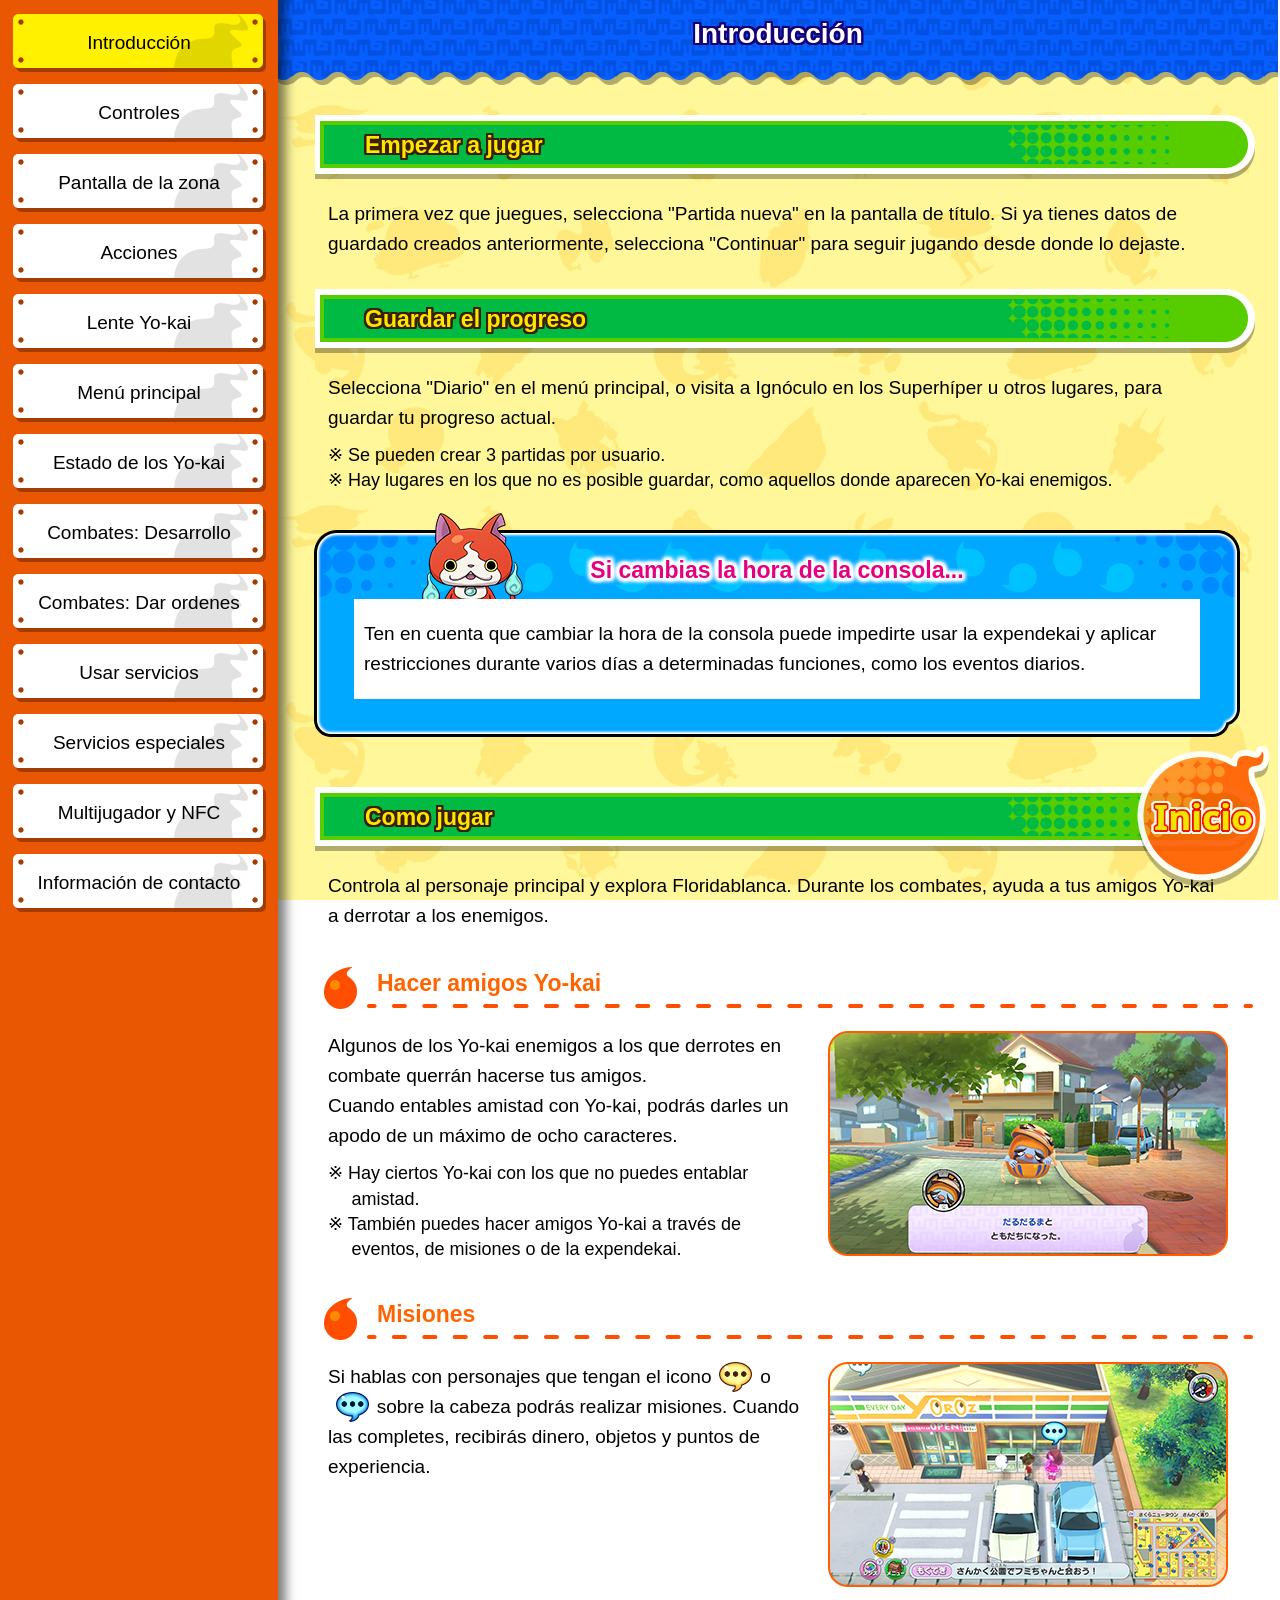
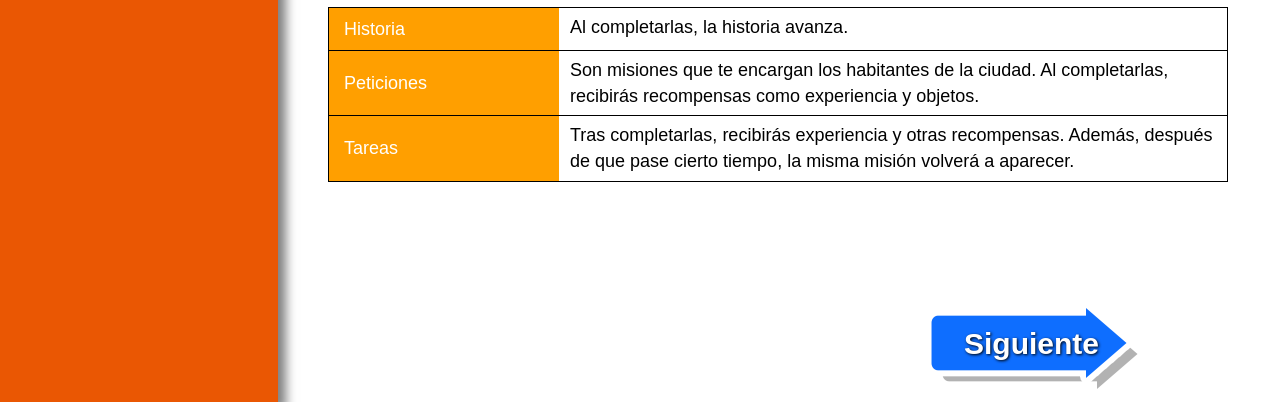
<file: index.html>
<!DOCTYPE html>
<html lang="es">

<head>
    <meta charset="UTF-8" />
    <meta http-equiv="Content-Script-Type" content="text/javascript">
    <meta name="robots" content="noindex,nofollow">
    <meta name="viewport" content="width=1280,user-scalable=no">
    <meta name="description" content="" />
    <meta name="keywords" content="" />
    <title>Manual Yo-kai Watch 1 para Nintendo Switch</title>
    <link rel="stylesheet" href="common/css/q-reset.css">
    <link rel="stylesheet" href="common/css/new_style.css">
    <link rel="icon" href="common/img/favicon.ico">
    <script src="common/js/jquery-2.2.4.min.js"></script>
    <script src="common/js/run.js"></script>
</head>

<body>
    <main id="main">
        <nav id="nav">
            <ul>
                <li class="index"><a href="index.html">Introducción</a></li>
                <li class="page02"><a href="page02.html">Controles</a></li>
                <li class="page03"><a href="page03.html">Pantalla de la zona</a></li>
                <li class="page04"><a href="page04.html">Acciones</a></li>
                <li class="page05"><a href="page05.html">Lente Yo-kai</a></li>
                <li class="page06"><a href="page06.html">Menú principal</a></li>
                <li class="page07"><a href="page07.html">Estado de los Yo-kai</a></li>
                <li class="page08"><a href="page08.html">Combates: Desarrollo</a></li>
                <li class="page09"><a href="page09.html">Combates: Dar ordenes</a></li>
                <li class="page10"><a href="page10.html">Usar servicios</a></li>
                <li class="page11"><a href="page11.html">Servicios especiales</a></li>
                <li class="page12"><a href="page12.html">Multijugador y NFC</a></li>
                <li class="page13"><a href="page13.html">Información de contacto</a></li>
            </ul>
        </nav>
        <article id="article" data-page="index">
            <div class="wrap">
                <header id="header">
                    <h1>Introducción</h1>
                </header>
                <div id="inner">
                    <section class="sec">
                        <h2>Empezar a jugar</h2>
                        <p class="txt">La primera vez que juegues, selecciona "Partida nueva" en la pantalla de título. Si ya tienes datos de guardado creados anteriormente, selecciona "Continuar" para seguir jugando desde donde lo dejaste.</p>
                    </section>
                    <section class="sec">
                        <h2>Guardar el progreso</h2>
                        <p class="txt mb10">Selecciona "Diario" en el menú principal, o visita a Ignóculo en los Superhíper u otros lugares, para guardar tu progreso actual.</p>
                        <ul>
                            <li class="notice">※ Se pueden crear 3 partidas por usuario.</li>
                            <li class="notice">※ Hay lugares en los que no es posible guardar, como aquellos donde aparecen Yo-kai enemigos.</li>
                        </ul>
                        <div class="notice__wrap">
                            <p class="column_ttl">Si cambias la hora de la consola...</p>
                            <p class="txt">Ten en cuenta que cambiar la hora de la consola puede impedirte usar la expendekai y aplicar restricciones durante varios días a determinadas funciones, como los eventos diarios.</p>
                        </div>
                    </section>
                    <section class="sec">
                        <h2>Como jugar</h2>
                        <p class="txt">Controla al personaje principal y explora Floridablanca. Durante los combates, ayuda a tus amigos Yo-kai a derrotar a los enemigos.</p>
                        <h3>Hacer amigos Yo-kai</h3>
                        <div class="flxBox">
                            <div>
                                <p class="txt mb10">Algunos de los Yo-kai enemigos a los que derrotes en combate querrán hacerse tus amigos.<br>Cuando entables amistad con Yo-kai, podrás darles un apodo de un máximo de ocho caracteres.</p>
                                <ul>
                                    <li class="notice">※ Hay ciertos Yo-kai con los que no puedes entablar amistad.</li>
                                    <li class="notice">※ También puedes hacer amigos Yo-kai a través de eventos, de misiones o de la expendekai.</li>
                                </ul>
                            </div>
                            <img src="common/img/01_01.png" class="deco" alt="">
                        </div>
                        <h3>Misiones</h3>
                        <div class="flxBox">
                            <p class="txt">Si hablas con personajes que tengan el icono<span class="icon__img"><img src="./common/img/01_icn_02.png" alt=""></span>o<span class="icon__img"><img src="./common/img/01_icn_01.png" alt=""></span>sobre la cabeza podrás realizar misiones. Cuando las completes, recibirás dinero, objetos y puntos de experiencia.</p>
                            <img src="common/img/01_02.png" class="deco" alt="">
                        </div>
                        <table class="basicTbl">
                            <tbody>
                                <tr>
                                    <th>Historia</th>
                                    <td>Al completarlas, la historia avanza.</td>
                                </tr>
                                <tr>
                                    <th>Peticiones</th>
                                    <td>Son misiones que te encargan los habitantes de la ciudad. Al completarlas, recibirás recompensas como experiencia y objetos.</td>
                                </tr>
                                <tr>
                                    <th>Tareas</th>
                                    <td>Tras completarlas, recibirás experiencia y otras recompensas. Además, después de que pase cierto tiempo, la misma misión volverá a aparecer.</td>
                                </tr>
                            </tbody>
                        </table>
                    </section>
                </div>
            </div>
            <footer id="footer">
                <p class="pageTopWrap"><a href="" class="pageTop"><img src="common/img/btn_pagetop.png" width="133" height="142" alt="Inicio"></a></p>
                <ul>
                    <li class="non"></li>
                    <li class="next"><a href="page02.html">Siguiente</a></li>
                </ul>
            </footer>
        </article>
    </main>
</body>

</html>
</file>
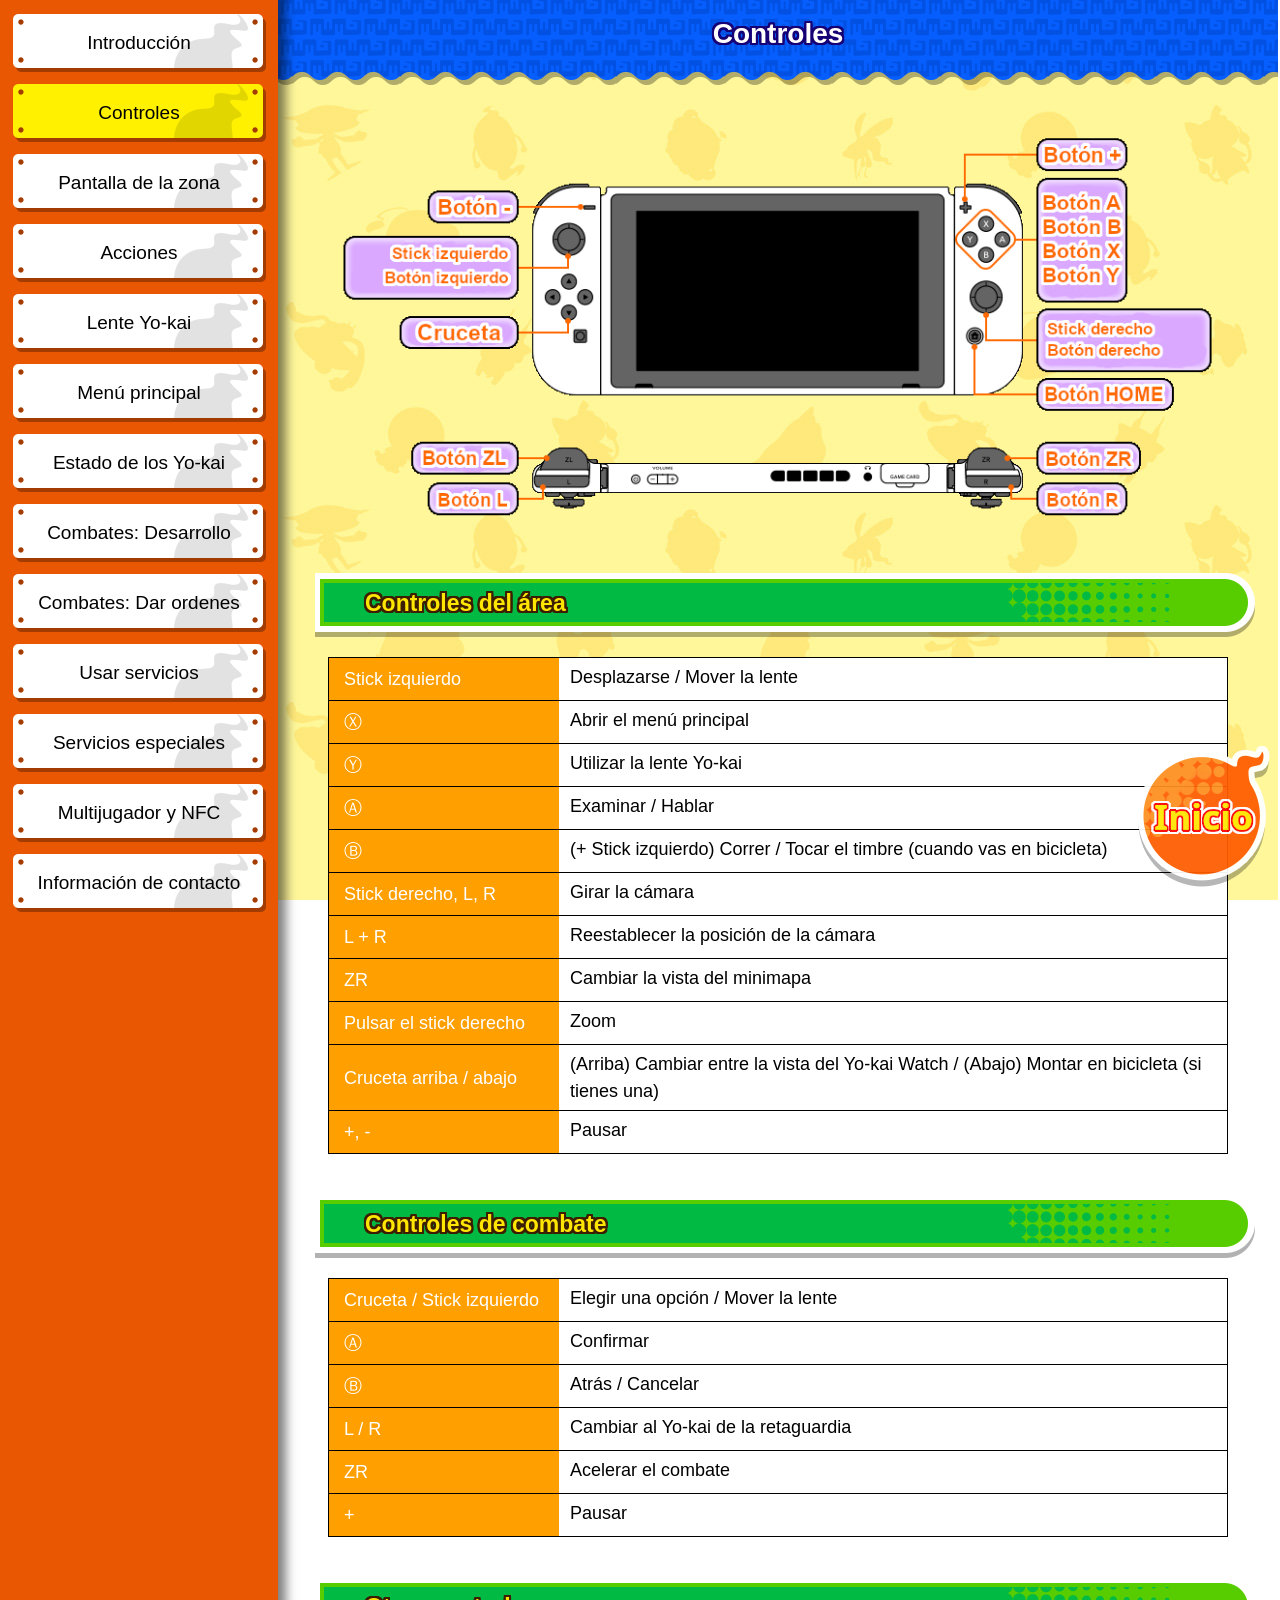
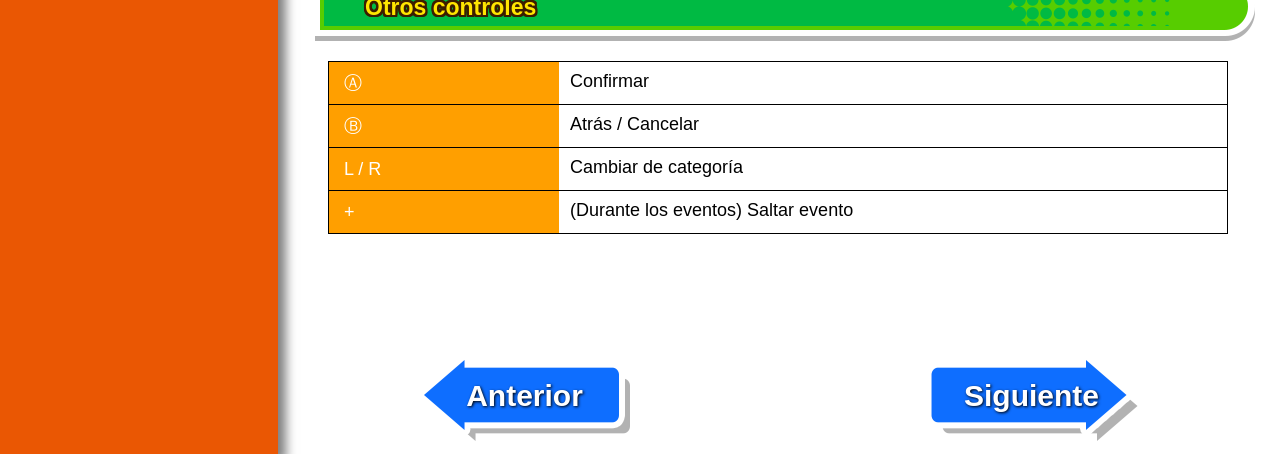
<file: page02.html>
<!DOCTYPE html>
<html lang="es">

<head>
    <meta charset="UTF-8" />
    <meta http-equiv="Content-Script-Type" content="text/javascript">
    <meta name="robots" content="noindex,nofollow">
    <meta name="viewport" content="width=1280,user-scalable=no">
    <meta name="description" content="" />
    <meta name="keywords" content="" />
    <title>Manual Yo-kai Watch 1 para Nintendo Switch</title>
    <link rel="stylesheet" href="common/css/q-reset.css">
    <link rel="stylesheet" href="common/css/new_style.css">
    <link rel="icon" href="common/img/favicon.ico">
    <script src="common/js/jquery-2.2.4.min.js"></script>
    <script src="common/js/run.js"></script>
</head>

<body>
    <main id="main">
        <nav id="nav">
            <ul>
                <li class="index"><a href="index.html">Introducción</a></li>
                <li class="page02"><a href="page02.html">Controles</a></li>
                <li class="page03"><a href="page03.html">Pantalla de la zona</a></li>
                <li class="page04"><a href="page04.html">Acciones</a></li>
                <li class="page05"><a href="page05.html">Lente Yo-kai</a></li>
                <li class="page06"><a href="page06.html">Menú principal</a></li>
                <li class="page07"><a href="page07.html">Estado de los Yo-kai</a></li>
                <li class="page08"><a href="page08.html">Combates: Desarrollo</a></li>
                <li class="page09"><a href="page09.html">Combates: Dar ordenes</a></li>
                <li class="page10"><a href="page10.html">Usar servicios</a></li>
                <li class="page11"><a href="page11.html">Servicios especiales</a></li>
                <li class="page12"><a href="page12.html">Multijugador y NFC</a></li>
                <li class="page13"><a href="page13.html">Información de contacto</a></li>
            </ul> 
        </nav>
        <article id="article" data-page="page02">
            <div class="wrap">
                <header id="header">
                    <h1>Controles</h1>
                </header>
                <div id="inner">
                    <section class="sec">
                        <div class="imgBox">
                            <img src="./common/img/02_01.png" alt="" class="hikidashi">
                        </div>
                        <h2>Controles del área</h2>
                        <table class="basicTbl">
                            <tbody>
                                <tr>
                                    <th>Stick izquierdo</th>
                                    <td>Desplazarse / Mover la lente</td>
                                </tr>
                                <tr>
                                    <th>Ⓧ</th>
                                    <td>Abrir el menú principal</td>
                                </tr>
                                <tr>
                                    <th>Ⓨ</th>
                                    <td>Utilizar la lente Yo-kai</td>
                                </tr>
                                <tr>
                                    <th>Ⓐ</th>
                                    <td>Examinar / Hablar</td>
                                </tr>
                                <tr>
                                    <th>Ⓑ</th>
                                    <td>(+ Stick izquierdo) Correr / Tocar el timbre (cuando vas en bicicleta)</td>
                                </tr>
                                <tr>
                                    <th>Stick derecho, L, R</th>
                                    <td>Girar la cámara</td>
                                </tr>
                                <tr>
                                    <th>L + R</th>
                                    <td>Reestablecer la posición de la cámara</td>
                                </tr>
                                <tr>
                                    <th>ZR</th>
                                    <td>Cambiar la vista del minimapa</td>
                                </tr>
                                <tr>
                                    <th>Pulsar el stick derecho</th>
                                    <td>Zoom</td>
                                </tr>
                                <tr>
                                    <th>Cruceta arriba / abajo</th>
                                    <td>(Arriba) Cambiar entre la vista del Yo-kai Watch / (Abajo) Montar en bicicleta (si tienes una)</td>
                                </tr>
                                <tr>
                                    <th>+, -</th>
                                    <td>Pausar</td>
                                </tr>
                            </tbody>
                        </table>
                    </section>
                    <section class="sec">
                        <h2>Controles de combate</h2>
                        <table class="basicTbl">
                            <tbody>
                                <tr>
                                    <th>Cruceta / Stick izquierdo</th>
                                    <td>Elegir una opción / Mover la lente</td>
                                </tr>
                                <tr>
                                    <th>Ⓐ</th>
                                    <td>Confirmar</td>
                                </tr>
                                <tr>
                                    <th>Ⓑ</th>
                                    <td>Atrás / Cancelar</td>
                                </tr>
                                <tr>
                                    <th>L / R</th>
                                    <td>Cambiar al Yo-kai de la retaguardia</td>
                                </tr>
                                <tr>
                                    <th>ZR</th>
                                    <td>Acelerar el combate</td>
                                </tr>
                            </tbody>
                                <tr>
                                    <th>+</th>
                                    <td>Pausar</td>
                                </tr>
                            </tbody>
                        </table>
                    </section>
                    <section class="sec">
                        <h2>Otros controles</h2>
                        <table class="basicTbl">
                            <tbody>
                                <tr>
                                    <th>Ⓐ</th>
                                    <td>Confirmar</td>
                                </tr>
                                <tr>
                                    <th>Ⓑ</th>
                                    <td>Atrás / Cancelar</td>
                                </tr>
                                <tr>
                                    <th>L / R</th>
                                    <td>Cambiar de categoría</td>
                                </tr>
                                <tr>
                                    <th>+</th>
                                    <td>(Durante los eventos) Saltar evento</td>
                                </tr>
                            </tbody>
                        </table>
                    </section>
                </div>
            </div>
            <footer id="footer">
                <p class="pageTopWrap"><a href="" class="pageTop"><img src="common/img/btn_pagetop.png" width="133" height="142" alt="Inicio"></a></p>
                <ul>
                    <li class="prev"><a href="index.html" class="pager_li">Anterior</a></li>
                    <li class="next"><a href="javascript:void(0)" class="pager_li" onclick="onLink(1)">Siguiente</a></li>
                </ul>
            </footer>
        </article>
    </main>
</body>

</html>
</file>
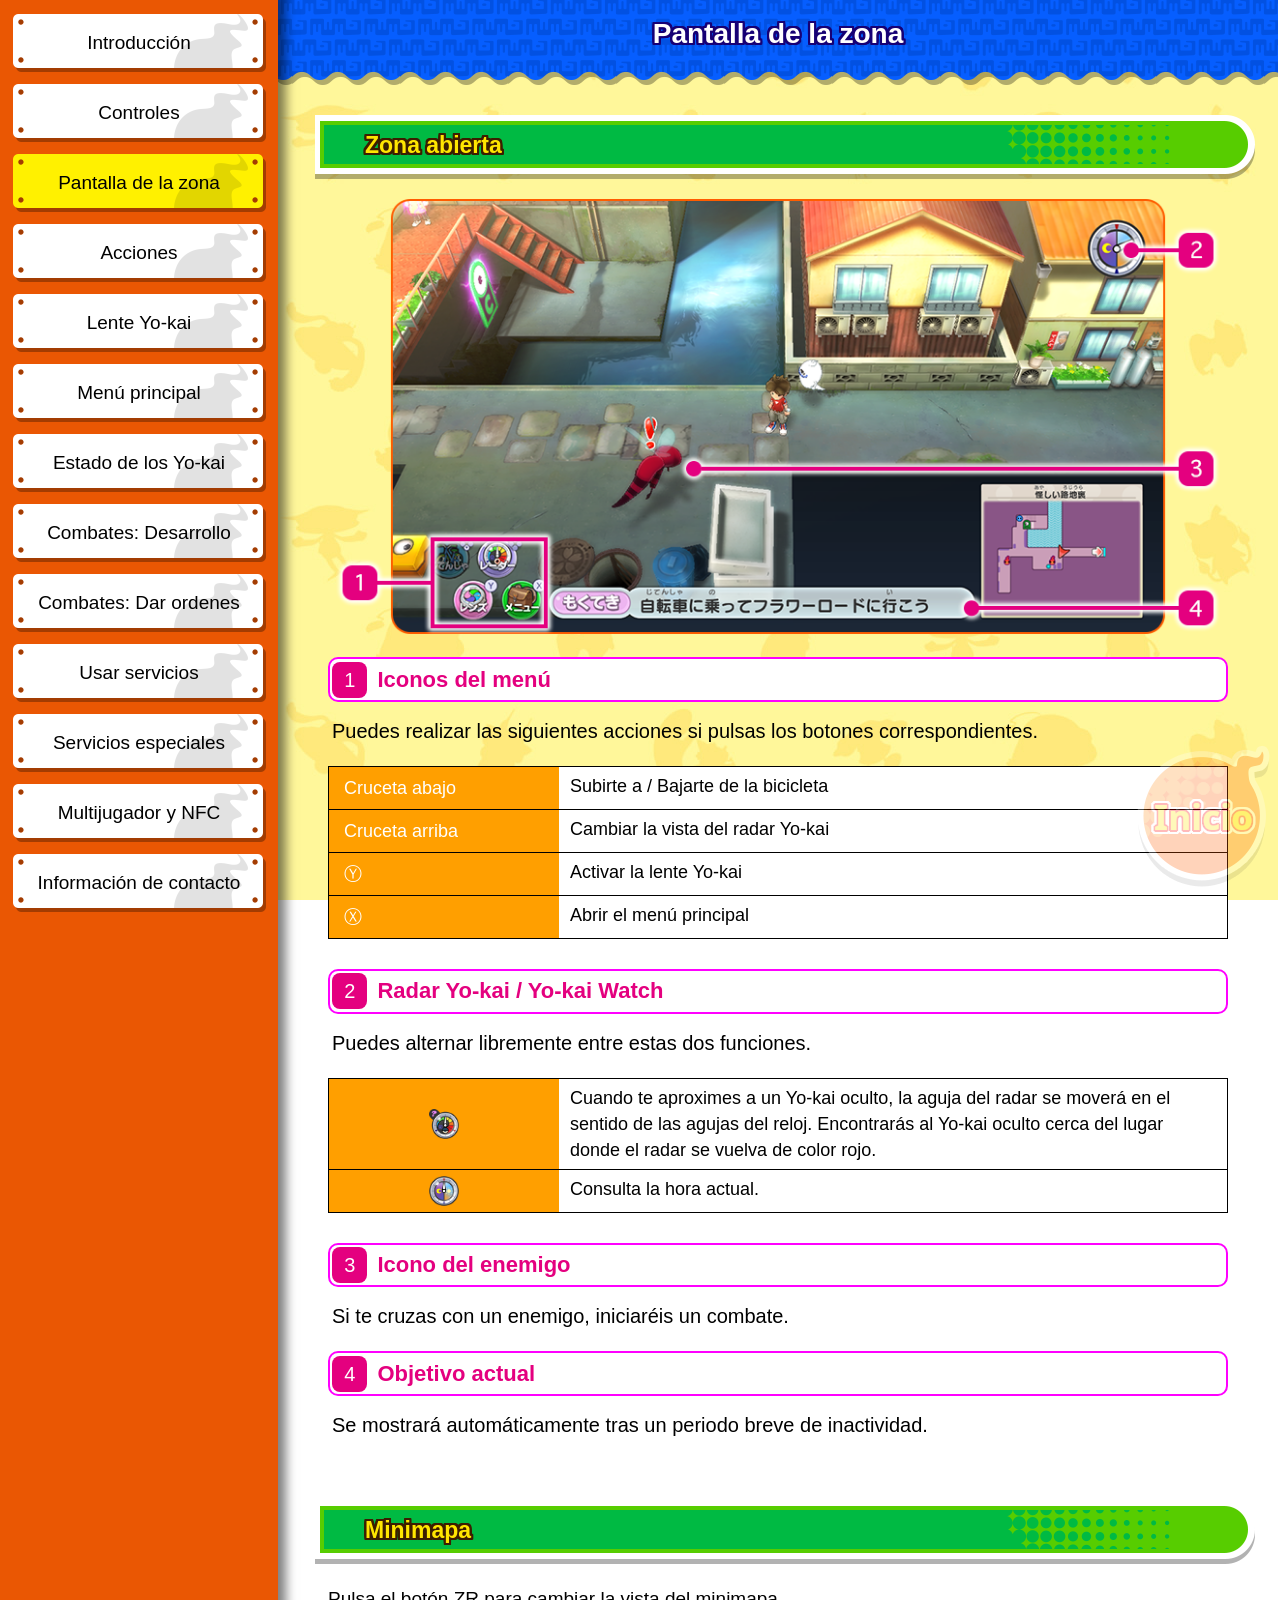
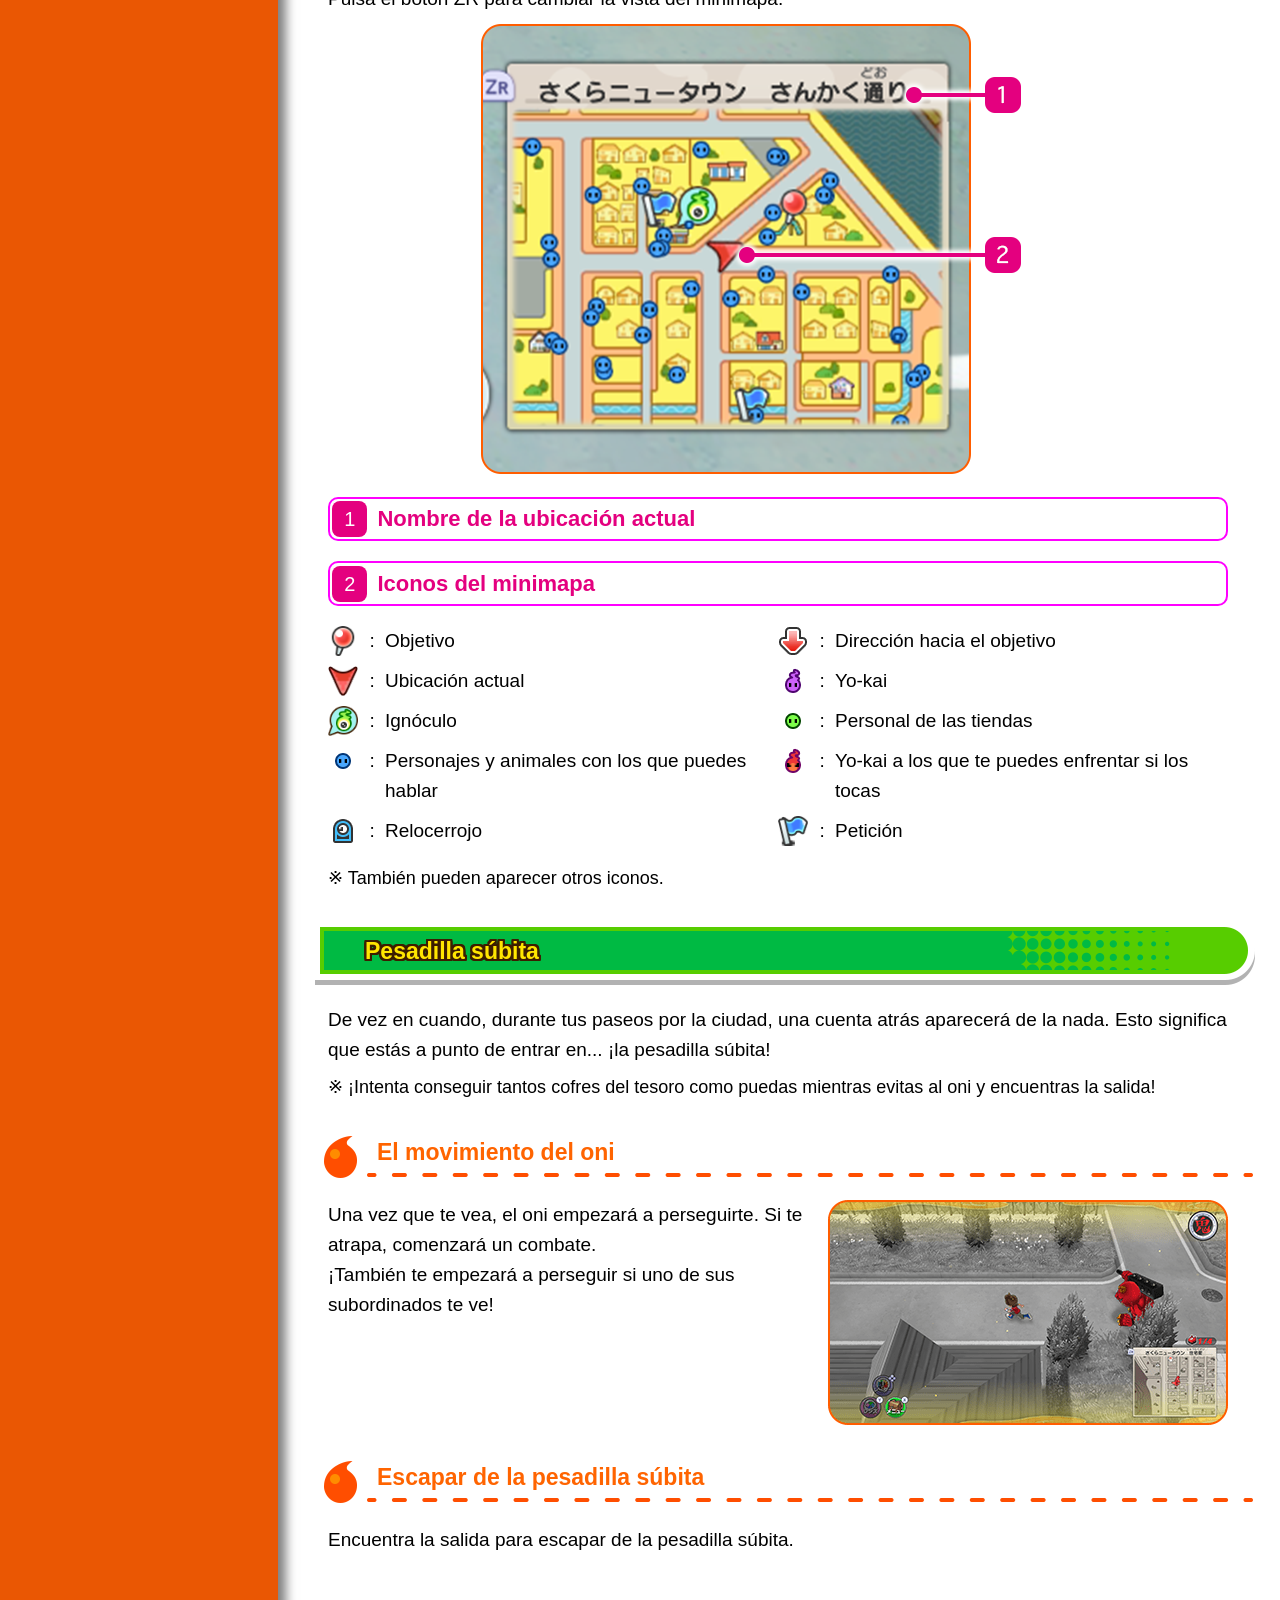
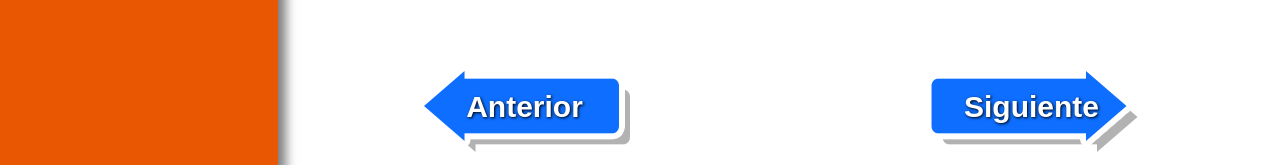
<file: page03.html>
<!DOCTYPE html>
<html lang="es">

<head>
    <meta charset="UTF-8" />
    <meta http-equiv="Content-Script-Type" content="text/javascript">
    <meta name="robots" content="noindex,nofollow">
    <meta name="viewport" content="width=1280,user-scalable=no">
    <meta name="description" content="" />
    <meta name="keywords" content="" />
    <title>Manual Yo-kai Watch 1 para Nintendo Switch</title>
    <link rel="stylesheet" href="common/css/q-reset.css">
    <link rel="stylesheet" href="common/css/new_style.css">
    <link rel="icon" href="common/img/favicon.ico">
    <script src="common/js/jquery-2.2.4.min.js"></script>
    <script src="common/js/run.js"></script>
</head>

<body>
    <main id="main">
        <nav id="nav">
            <ul>
                <li class="index"><a href="index.html">Introducción</a></li>
                <li class="page02"><a href="page02.html">Controles</a></li>
                <li class="page03"><a href="page03.html">Pantalla de la zona</a></li>
                <li class="page04"><a href="page04.html">Acciones</a></li>
                <li class="page05"><a href="page05.html">Lente Yo-kai</a></li>
                <li class="page06"><a href="page06.html">Menú principal</a></li>
                <li class="page07"><a href="page07.html">Estado de los Yo-kai</a></li>
                <li class="page08"><a href="page08.html">Combates: Desarrollo</a></li>
                <li class="page09"><a href="page09.html">Combates: Dar ordenes</a></li>
                <li class="page10"><a href="page10.html">Usar servicios</a></li>
                <li class="page11"><a href="page11.html">Servicios especiales</a></li>
                <li class="page12"><a href="page12.html">Multijugador y NFC</a></li>
                <li class="page13"><a href="page13.html">Información de contacto</a></li>
            </ul>
        </nav>
        <article id="article" data-page="page03">
            <div class="wrap">
                <header id="header">
                    <h1>Pantalla de la zona</h1>
                </header>
                <div id="inner">
                    <section class="sec">
                        <h2>Zona abierta</h2>
                        <div class="imgBox mb20">
                            <img src="./common/img/03_01.png" alt="" class="hikidashi">
                        </div>
                        <dl class="num__dl">
                            <dt><span class="num">1</span><span class="ttl">Iconos del menú</span></dt>
                            <dd>
                                <p class="mb10">Puedes realizar las siguientes acciones si pulsas los botones correspondientes.</p>
                            </dd>
                        </dl>
                        <table class="basicTbl mb30">
                            <tbody>
                                <tr>
                                    <th>Cruceta abajo</th>
                                    <td>Subirte a / Bajarte de la bicicleta</td>
                                </tr>
                                <tr>
                                    <th>Cruceta arriba</th>
                                    <td>Cambiar la vista del radar Yo-kai</td>
                                </tr>
                                <tr>
                                    <th>Ⓨ</th>
                                    <td>Activar la lente Yo-kai</td>
                                </tr>
                                <tr>
                                    <th>Ⓧ</th>
                                    <td>Abrir el menú principal</td>
                                </tr>
                            </tbody>
                        </table>
                        <dl class="num__dl">
                            <dt><span class="num">2</span><span class="ttl">Radar Yo-kai / Yo-kai Watch</span></dt>
                            <dd>
                                <p class="mb10">Puedes alternar libremente entre estas dos funciones.</p>
                            </dd>
                            <table class="basicTbl mb30">
                                <tbody>
                                    <tr>
                                        <th class="icon"><span class="icon__img"><img src="./common/img/03_icn_01.png" alt=""></span></th>
                                        <td>Cuando te aproximes a un Yo-kai oculto, la aguja del radar se moverá en el sentido de las agujas del reloj. Encontrarás al Yo-kai oculto cerca del lugar donde el radar se vuelva de color rojo.</td>
                                    </tr>
                                    <tr>
                                        <th class="icon"><span class="icon__img"><img src="./common/img/03_icn_02.png" alt=""></span></th>
                                        <td>Consulta la hora actual.</td>
                                    </tr>
                                </tbody>
                            </table>
                            <dt><span class="num">3</span><span class="ttl">Icono del enemigo</span></dt>
                            <dd>
                                <p class="mb20">Si te cruzas con un enemigo, iniciaréis un combate.</p>
                            </dd>
                            <dt><span class="num">4</span><span class="ttl">Objetivo actual</span></dt>
                            <dd>
                                <p class="mb30">Se mostrará automáticamente tras
un periodo breve de inactividad.</p>
                            </dd>
                        </dl>
                    </section>
                    <section class="sec">
                        <h2>Minimapa</h2>
                        <p class="txt mb10">Pulsa el botón ZR para cambiar la vista del minimapa.</p>
                        <div class="imgBox mb20">
                            <img src="./common/img/03_02.png" alt="" class="hikidashi">
                        </div>
                        <dl class="num__dl">
                            <dt><span class="num">1</span><span class="ttl">Nombre de la ubicación actual</span></dt>
                            <dd></dd>
                            <dt><span class="num">2</span><span class="ttl">Iconos del minimapa</span></dt>
                            <dd></dd>
                        </dl>
                        <ul class="icon__list clm2 mb10">
                            <li class="icon__list--item"><span class="icon__img"><img src="./common/img/03_icn_03.png" alt=""></span>Objetivo</li>
                            <li class="icon__list--item"><span class="icon__img"><img src="./common/img/03_icn_04.png" alt=""></span>Dirección hacia el objetivo</li>
                            <li class="icon__list--item"><span class="icon__img"><img src="./common/img/03_icn_05.png" alt=""></span>Ubicación actual</li>
                            <li class="icon__list--item"><span class="icon__img"><img src="./common/img/03_icn_06.png" alt=""></span>Yo-kai</li>
                            <li class="icon__list--item"><span class="icon__img"><img src="./common/img/03_icn_07.png" alt=""></span>Ignóculo</li>
                            <li class="icon__list--item"><span class="icon__img"><img src="./common/img/03_icn_08.png" alt=""></span>Personal de las tiendas</li>
                            <li class="icon__list--item"><span class="icon__img"><img src="./common/img/03_icn_09.png" alt=""></span>Personajes y animales con los
que puedes hablar</li>
                            <li class="icon__list--item"><span class="icon__img"><img src="./common/img/03_icn_10.png" alt=""></span>Yo-kai a los que te puedes enfrentar si los tocas
</li>
                            <li class="icon__list--item"><span class="icon__img"><img src="./common/img/03_icn_11.png" alt=""></span>Relocerrojo</li>
                            <li class="icon__list--item"><span class="icon__img"><img src="./common/img/03_icn_12.png" alt=""></span>Petición</li>
                        </ul>
                        <p class="notice">※ También pueden aparecer otros iconos.</p>
                    </section>
                    <section class="sec">
                        <h2>Pesadilla súbita</h2>
                        <p class="txt mb10">De vez en cuando, durante tus paseos por la ciudad, una cuenta atrás aparecerá de la nada. Esto significa que estás a punto de entrar
en... ¡la pesadilla súbita!</p>
                        <p class="notice">※ ¡Intenta conseguir tantos cofres del tesoro como puedas mientras evitas al oni y encuentras la salida!</p>
                        <h3>El movimiento del oni</h3>
                        <div class="flxBox">
                            <div>
                                <p class="txt">Una vez que te vea, el oni empezará a perseguirte. Si te atrapa, comenzará un combate.<br>¡También te empezará a perseguir si uno de sus subordinados te ve!</p>
                            </div>
                            <img src="common/img/03_03.png" class="deco" alt="">
                        </div>
                        <h3>Escapar de la pesadilla súbita</h3>
                                <p class="txt">Encuentra la salida para escapar de la pesadilla súbita.</p>
                    </section>
                </div>
            </div>
            <footer id="footer">
                <p class="pageTopWrap"><a href="" class="pageTop"><img src="common/img/btn_pagetop.png" width="133" height="142" alt="Inicio"></a></p>
                <ul>
                    <li class="prev"><a href="javascript:void(0)" class="pager_li" onclick="onLink(-1)">Anterior</a></li>
                    <li class="next"><a href="javascript:void(0)" class="pager_li" onclick="onLink(1)">Siguiente</a></li>
                </ul>
            </footer>
        </article>
    </main>
</body>

</html>
</file>
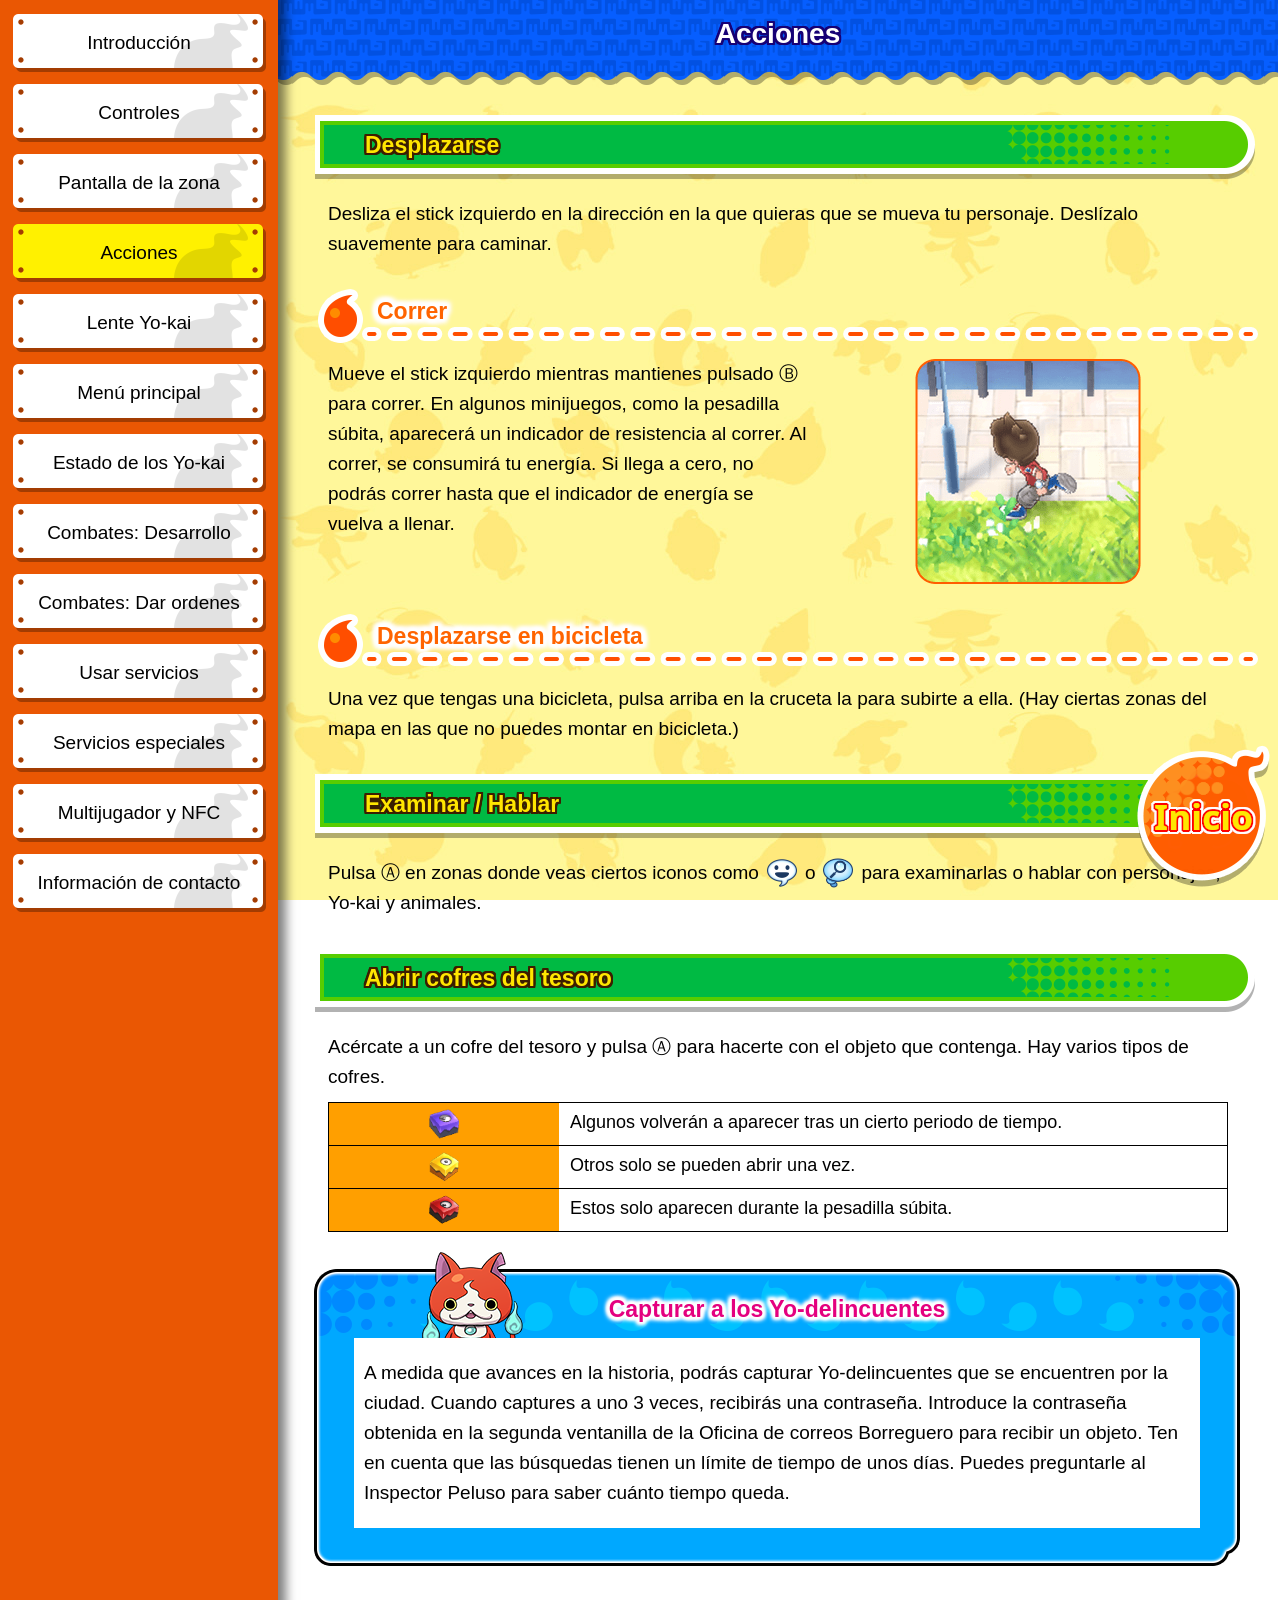
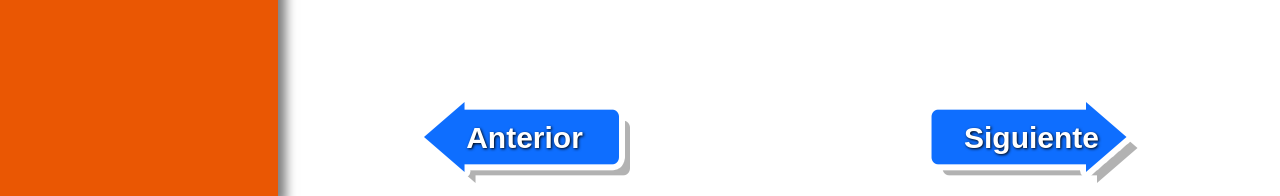
<file: page04.html>
<!DOCTYPE html>
<html lang="es">

<head>
    <meta charset="UTF-8" />
    <meta http-equiv="Content-Script-Type" content="text/javascript">
    <meta name="robots" content="noindex,nofollow">
    <meta name="viewport" content="width=1280,user-scalable=no">
    <meta name="description" content="" />
    <meta name="keywords" content="" />
    <title>Manual Yo-kai Watch 1 para Nintendo Switch</title>
    <link rel="stylesheet" href="common/css/q-reset.css">
    <link rel="stylesheet" href="common/css/new_style.css">
    <link rel="icon" href="common/img/favicon.ico">
    <script src="common/js/jquery-2.2.4.min.js"></script>
    <script src="common/js/run.js"></script>
</head>

<body>
    <main id="main">
        <nav id="nav">
            <ul>
                <li class="index"><a href="index.html">Introducción</a></li>
                <li class="page02"><a href="page02.html">Controles</a></li>
                <li class="page03"><a href="page03.html">Pantalla de la zona</a></li>
                <li class="page04"><a href="page04.html">Acciones</a></li>
                <li class="page05"><a href="page05.html">Lente Yo-kai</a></li>
                <li class="page06"><a href="page06.html">Menú principal</a></li>
                <li class="page07"><a href="page07.html">Estado de los Yo-kai</a></li>
                <li class="page08"><a href="page08.html">Combates: Desarrollo</a></li>
                <li class="page09"><a href="page09.html">Combates: Dar ordenes</a></li>
                <li class="page10"><a href="page10.html">Usar servicios</a></li>
                <li class="page11"><a href="page11.html">Servicios especiales</a></li>
                <li class="page12"><a href="page12.html">Multijugador y NFC</a></li>
                <li class="page13"><a href="page13.html">Información de contacto</a></li>
            </ul>
        </nav>
        <article id="article" data-page="page04">
            <div class="wrap">
                <header id="header">
                    <h1>Acciones</h1>
                </header>
                <div id="inner">
                    <section class="sec">
                        <h2>Desplazarse</h2>
                        <p class="txt">Desliza el stick izquierdo en la dirección en la que quieras que se mueva tu personaje. Deslízalo suavemente para caminar.</p>
                        <h3>Correr</h3>
                        <div class="flxBox">
                            <div>
                                <p class="txt">Mueve el stick izquierdo mientras mantienes pulsado Ⓑ para correr. En algunos minijuegos, como la pesadilla súbita, aparecerá un indicador de resistencia al correr. Al correr, se consumirá tu energía. Si llega a cero, no podrás correr hasta que el indicador de energía se vuelva a llenar.</p>
                            </div>
                            <img src="common/img/04_01.png" class="deco" alt="">
                        </div>
                        <h3>Desplazarse en bicicleta</h3>
                        <p class="txt">Una vez que tengas una bicicleta, pulsa arriba en la cruceta la para subirte a ella. (Hay ciertas zonas del mapa en las que no puedes montar en bicicleta.)</p>
                    </section>
                    <section class="sec">
                        <h2>Examinar / Hablar</h2>
                        <p class="txt">Pulsa Ⓐ en zonas donde veas ciertos iconos como<span class="icon__img"><img src="./common/img/04_icn_01.png" alt=""></span>o<span class="icon__img"><img src="./common/img/04_icn_02.png" alt=""></span>para examinarlas o hablar con personajes, Yo-kai y animales.</p>
                    </section>
                    <section class="sec">
                        <h2>Abrir cofres del tesoro</h2>
                        <p class="txt mb10">Acércate a un cofre del tesoro y pulsa Ⓐ para hacerte con el objeto que contenga. Hay varios tipos de cofres.</p>
                        <table class="basicTbl">
                            <tbody>
                                <tr>
                                    <th class="icon"><span class="icon__img"><img src="./common/img/04_icn_03.png" alt=""></span></th>
                                    <td>Algunos volverán a aparecer tras un cierto periodo de tiempo.</td>
                                </tr>
                                <tr>
                                    <th class="icon"><span class="icon__img"><img src="./common/img/04_icn_04.png" alt=""></span></th>
                                    <td>Otros solo se pueden abrir una vez.</td>
                                </tr>
                                <tr>
                                    <th class="icon"><span class="icon__img"><img src="./common/img/04_icn_05.png" alt=""></span></th>
                                    <td>Estos solo aparecen durante la pesadilla súbita.</td>
                                </tr>
                            </tbody>
                        </table>
                        <div class="notice__wrap">
                            <p class="column_ttl">Capturar a los Yo-delincuentes</p>
							<p class="txt">A medida que avances en la historia, podrás capturar Yo-delincuentes que se encuentren por la ciudad.
Cuando captures a uno 3 veces, recibirás una contraseña. Introduce la contraseña obtenida en la segunda ventanilla de la Oficina de correos Borreguero para recibir un objeto.
Ten en cuenta que las búsquedas tienen un límite de tiempo de unos días. Puedes preguntarle al Inspector Peluso para saber cuánto tiempo queda.</p>
                        </div>
                    </section>
                </div>
            </div>
            <footer id="footer">
                <p class="pageTopWrap"><a href="" class="pageTop"><img src="common/img/btn_pagetop.png" width="133" height="142" alt="Inicio"></a></p>
                <ul>
                    <li class="prev"><a href="javascript:void(0)" class="pager_li" onclick="onLink(-1)">Anterior</a></li>
                    <li class="next"><a href="javascript:void(0)" class="pager_li" onclick="onLink(1)">Siguiente</a></li>
                </ul>
            </footer>
        </article>
    </main>
</body>

</html>
</file>
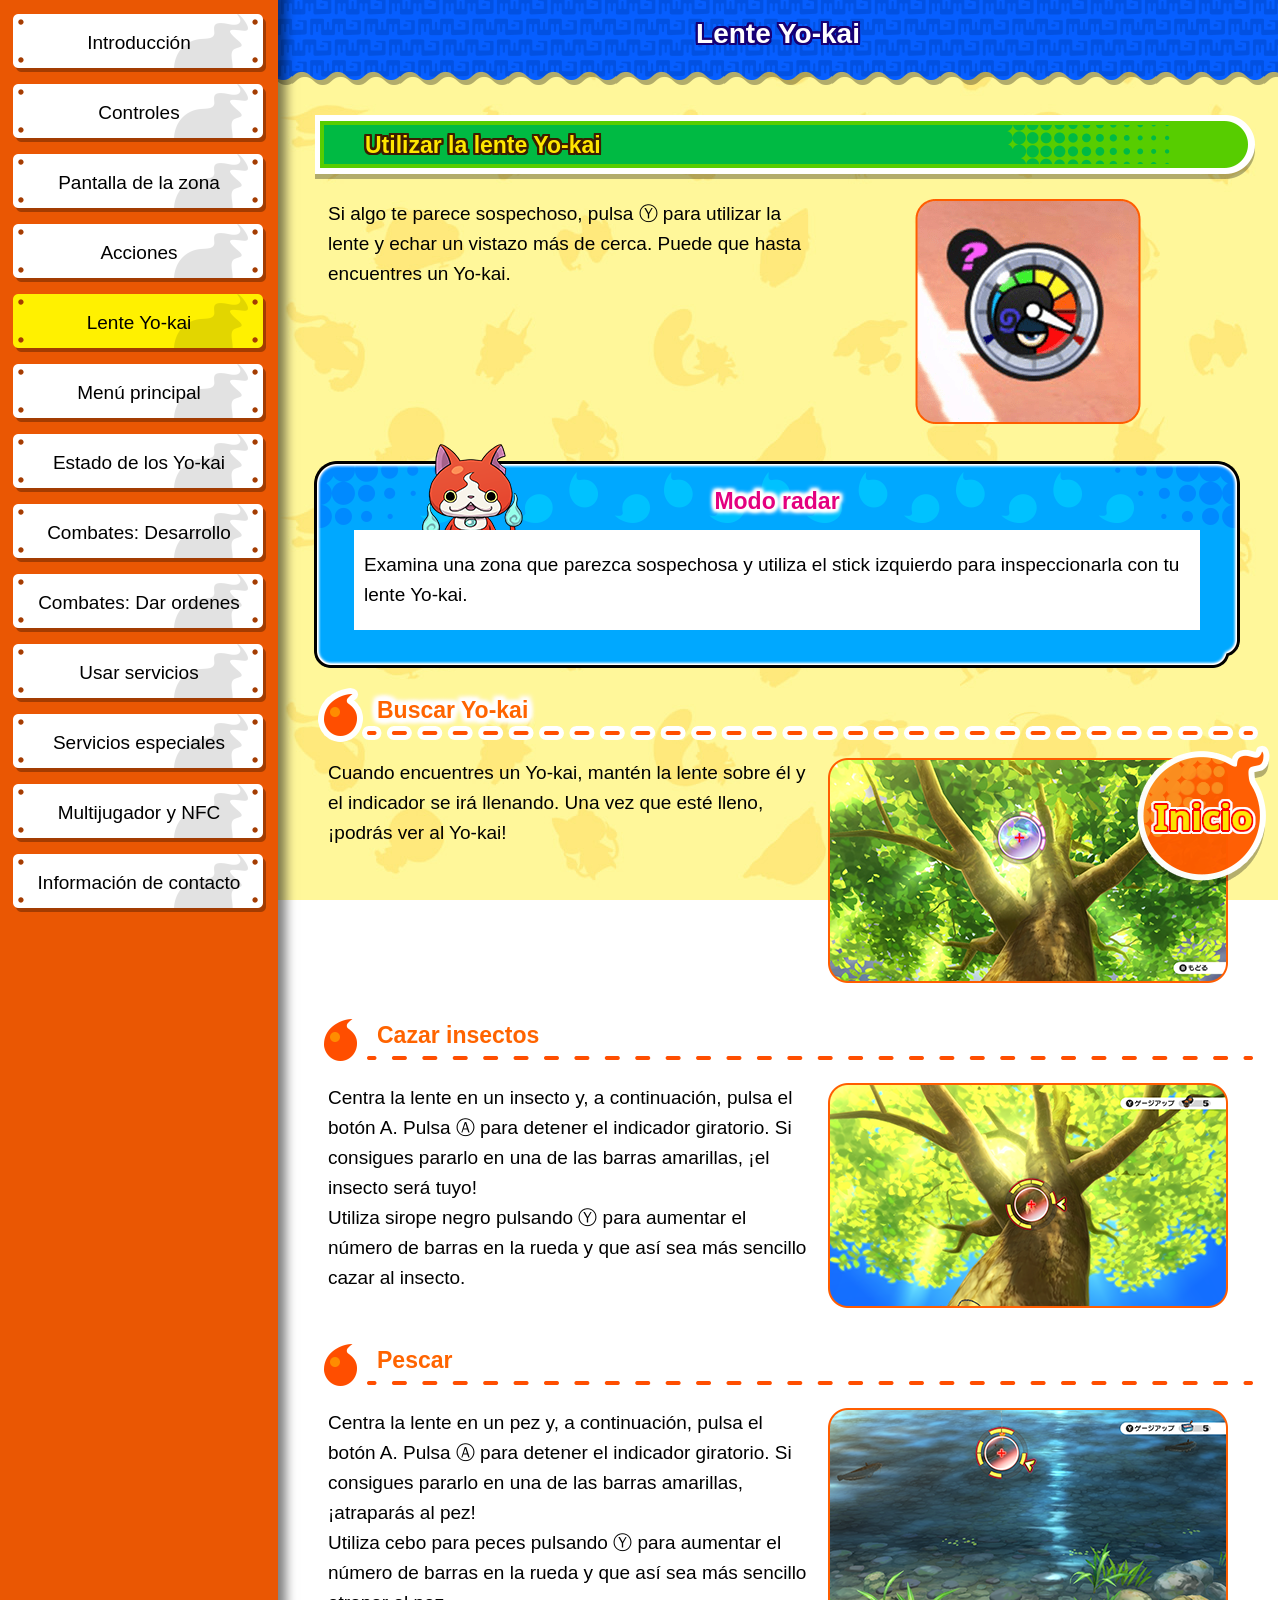
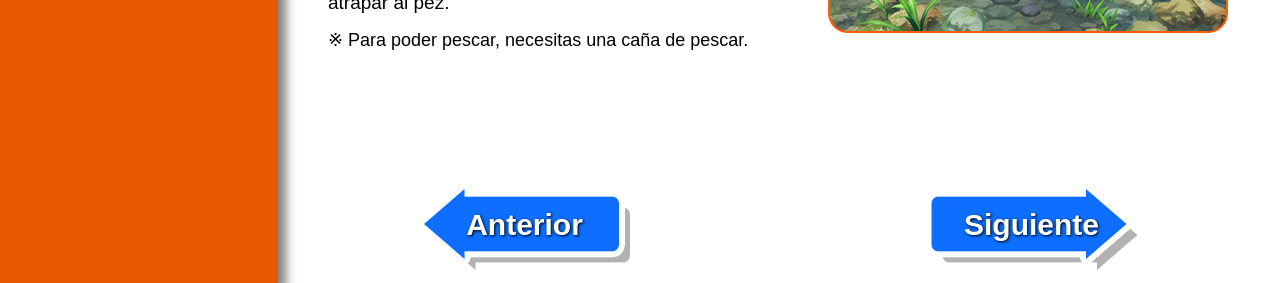
<file: page05.html>
<!DOCTYPE html>
<html lang="es">

<head>
    <meta charset="UTF-8" />
    <meta http-equiv="Content-Script-Type" content="text/javascript">
    <meta name="robots" content="noindex,nofollow">
    <meta name="viewport" content="width=1280,user-scalable=no">
    <meta name="description" content="" />
    <meta name="keywords" content="" />
    <title>Manual Yo-kai Watch 1 para Nintendo Switch</title>
    <link rel="stylesheet" href="common/css/q-reset.css">
    <link rel="stylesheet" href="common/css/new_style.css">
    <link rel="icon" href="common/img/favicon.ico">
    <script src="common/js/jquery-2.2.4.min.js"></script>
    <script src="common/js/run.js"></script>
</head>

<body>
    <main id="main">
        <nav id="nav">
            <ul>
                <li class="index"><a href="index.html">Introducción</a></li>
                <li class="page02"><a href="page02.html">Controles</a></li>
                <li class="page03"><a href="page03.html">Pantalla de la zona</a></li>
                <li class="page04"><a href="page04.html">Acciones</a></li>
                <li class="page05"><a href="page05.html">Lente Yo-kai</a></li>
                <li class="page06"><a href="page06.html">Menú principal</a></li>
                <li class="page07"><a href="page07.html">Estado de los Yo-kai</a></li>
                <li class="page08"><a href="page08.html">Combates: Desarrollo</a></li>
                <li class="page09"><a href="page09.html">Combates: Dar ordenes</a></li>
                <li class="page10"><a href="page10.html">Usar servicios</a></li>
                <li class="page11"><a href="page11.html">Servicios especiales</a></li>
                <li class="page12"><a href="page12.html">Multijugador y NFC</a></li>
                <li class="page13"><a href="page13.html">Información de contacto</a></li>
            </ul>
        </nav>
        <article id="article" data-page="page05">
            <div class="wrap">
                <header id="header">
                    <h1>Lente Yo-kai</h1>
                </header>
                <div id="inner">
                    <section class="sec">
                        <h2>Utilizar la lente Yo-kai</h2>
                        <div class="flxBox">
                            <div class="txt">
                                <p>Si algo te parece sospechoso, pulsa Ⓨ para utilizar la lente y echar un vistazo más de cerca. Puede que hasta encuentres un Yo-kai.</p>
                            </div>
                            <img src="./common/img/05_01.png" class="deco" alt="">
                        </div>
                        <div class="notice__wrap">
                            <p class="column_ttl">Modo radar</p>
                            <p class="txt">Examina una zona que parezca sospechosa y utiliza el stick izquierdo para inspeccionarla con tu lente Yo-kai.</p>
                        </div>
                        <h3>Buscar Yo-kai</h3>
                        <div class="flxBox">
                            <div class="txt">
                                <p>Cuando encuentres un Yo-kai, mantén la lente sobre él y el indicador se irá llenando. Una vez que esté lleno, ¡podrás ver al Yo-kai!</p>
                            </div>
                            <img src="./common/img/05_02.png" class="deco" alt="">
                        </div>
                        <h3>Cazar insectos</h3>
                        <div class="flxBox">
                            <div class="txt">
                                <p>Centra la lente en un insecto y, a continuación, pulsa el botón A. Pulsa Ⓐ para detener el indicador giratorio. Si consigues pararlo en una de las barras amarillas, ¡el insecto será tuyo!<br>Utiliza sirope negro pulsando Ⓨ para aumentar el número de barras en la rueda y que así sea más sencillo cazar al insecto.</p>
                            </div>
                            <img src="./common/img/05_03.png" class="deco" alt="">
                        </div>
                        <h3>Pescar</h3>
                        <div class="flxBox">
                            <div class="txt">
                                <p class="mb10">Centra la lente en un pez y, a continuación, pulsa el botón A. Pulsa Ⓐ para detener el indicador giratorio. Si consigues pararlo en una de las barras amarillas, ¡atraparás al pez!<br>Utiliza cebo para peces pulsando Ⓨ para aumentar el número de barras en la rueda y que así sea más sencillo atrapar al pez.</p>
                                <p class="notice">※ Para poder pescar, necesitas una caña de pescar.</p>
                            </div>
                            <img src="./common/img/05_04.png" class="deco" alt="">
                        </div>
                    </section>
                </div>
            </div>
            <footer id="footer">
                <p class="pageTopWrap"><a href="" class="pageTop"><img src="common/img/btn_pagetop.png" width="133" height="142" alt="Inicio"></a></p>
                <ul>
                    <li class="prev"><a href="javascript:void(0)" class="pager_li" onclick="onLink(-1)">Anterior</a></li>
                    <li class="next"><a href="javascript:void(0)" class="pager_li" onclick="onLink(1)">Siguiente</a></li>
                </ul>
            </footer>
        </article>
    </main>
</body>

</html>
</file>
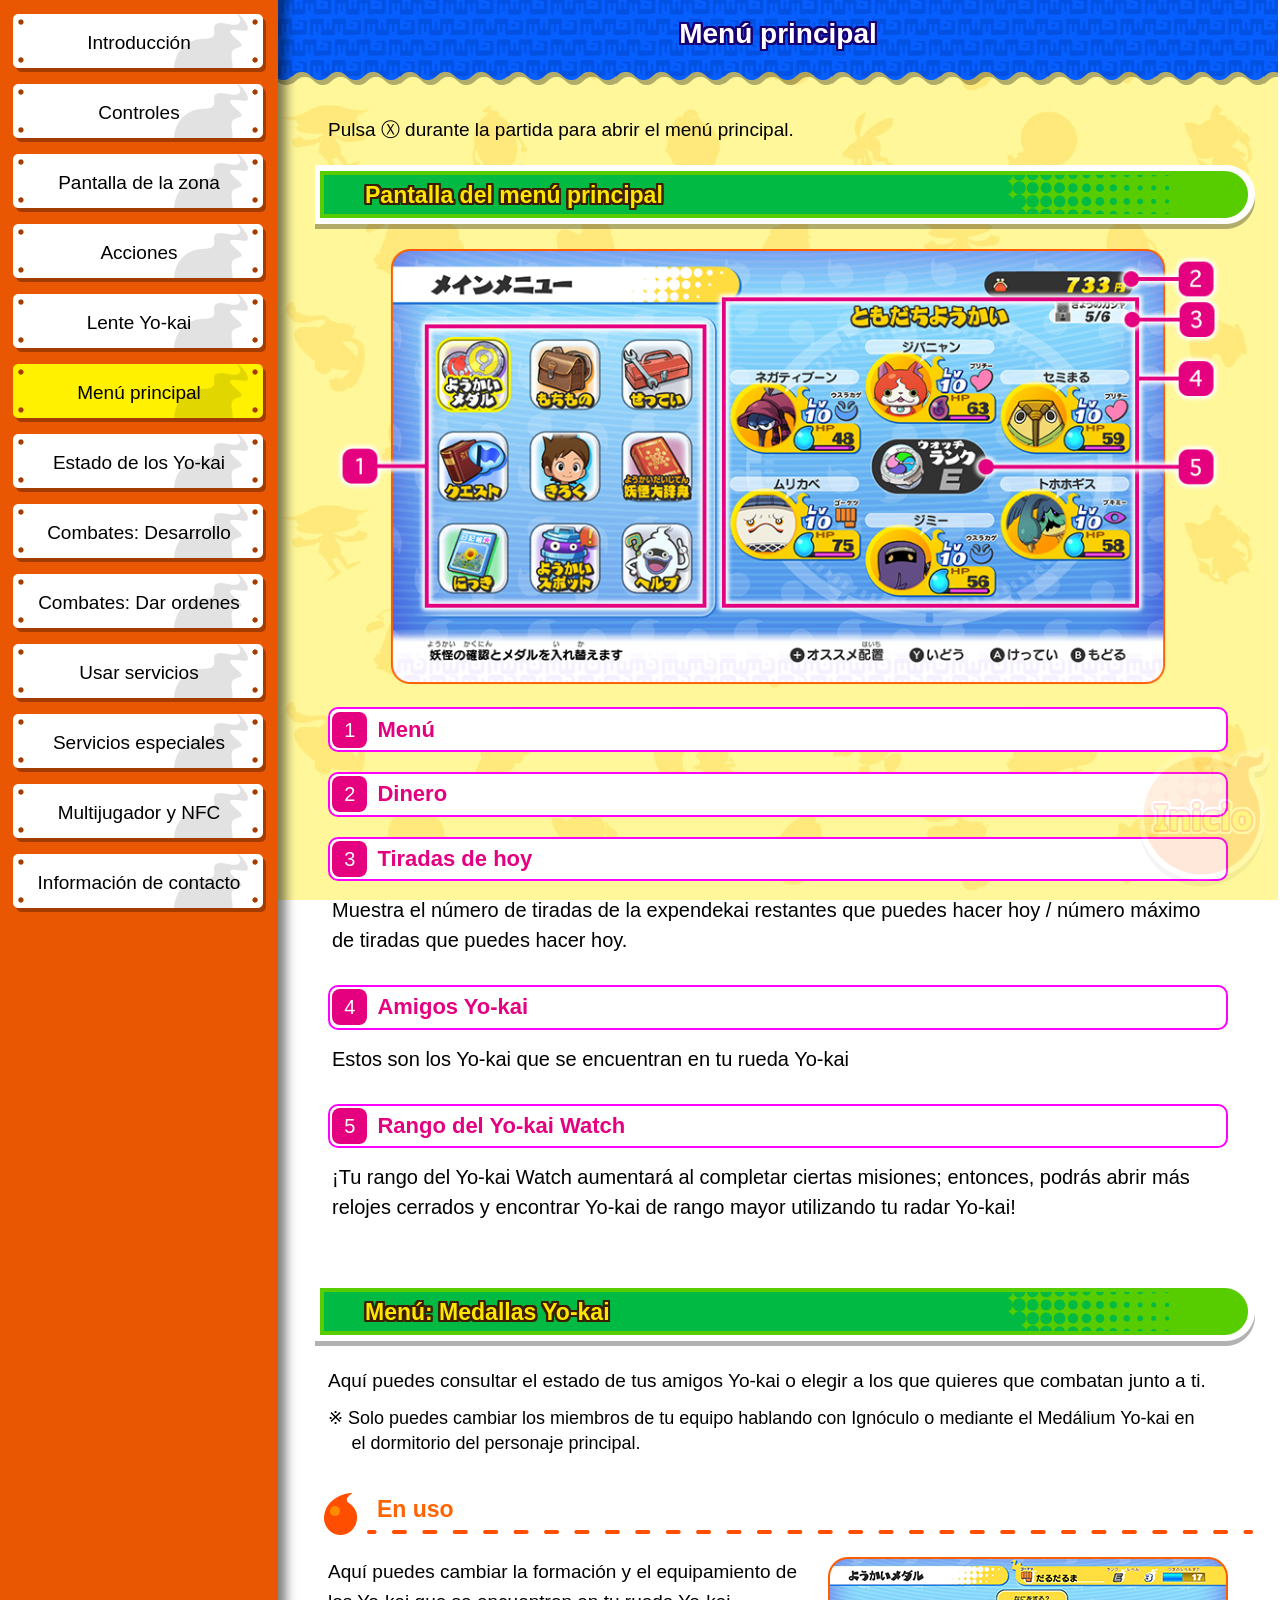
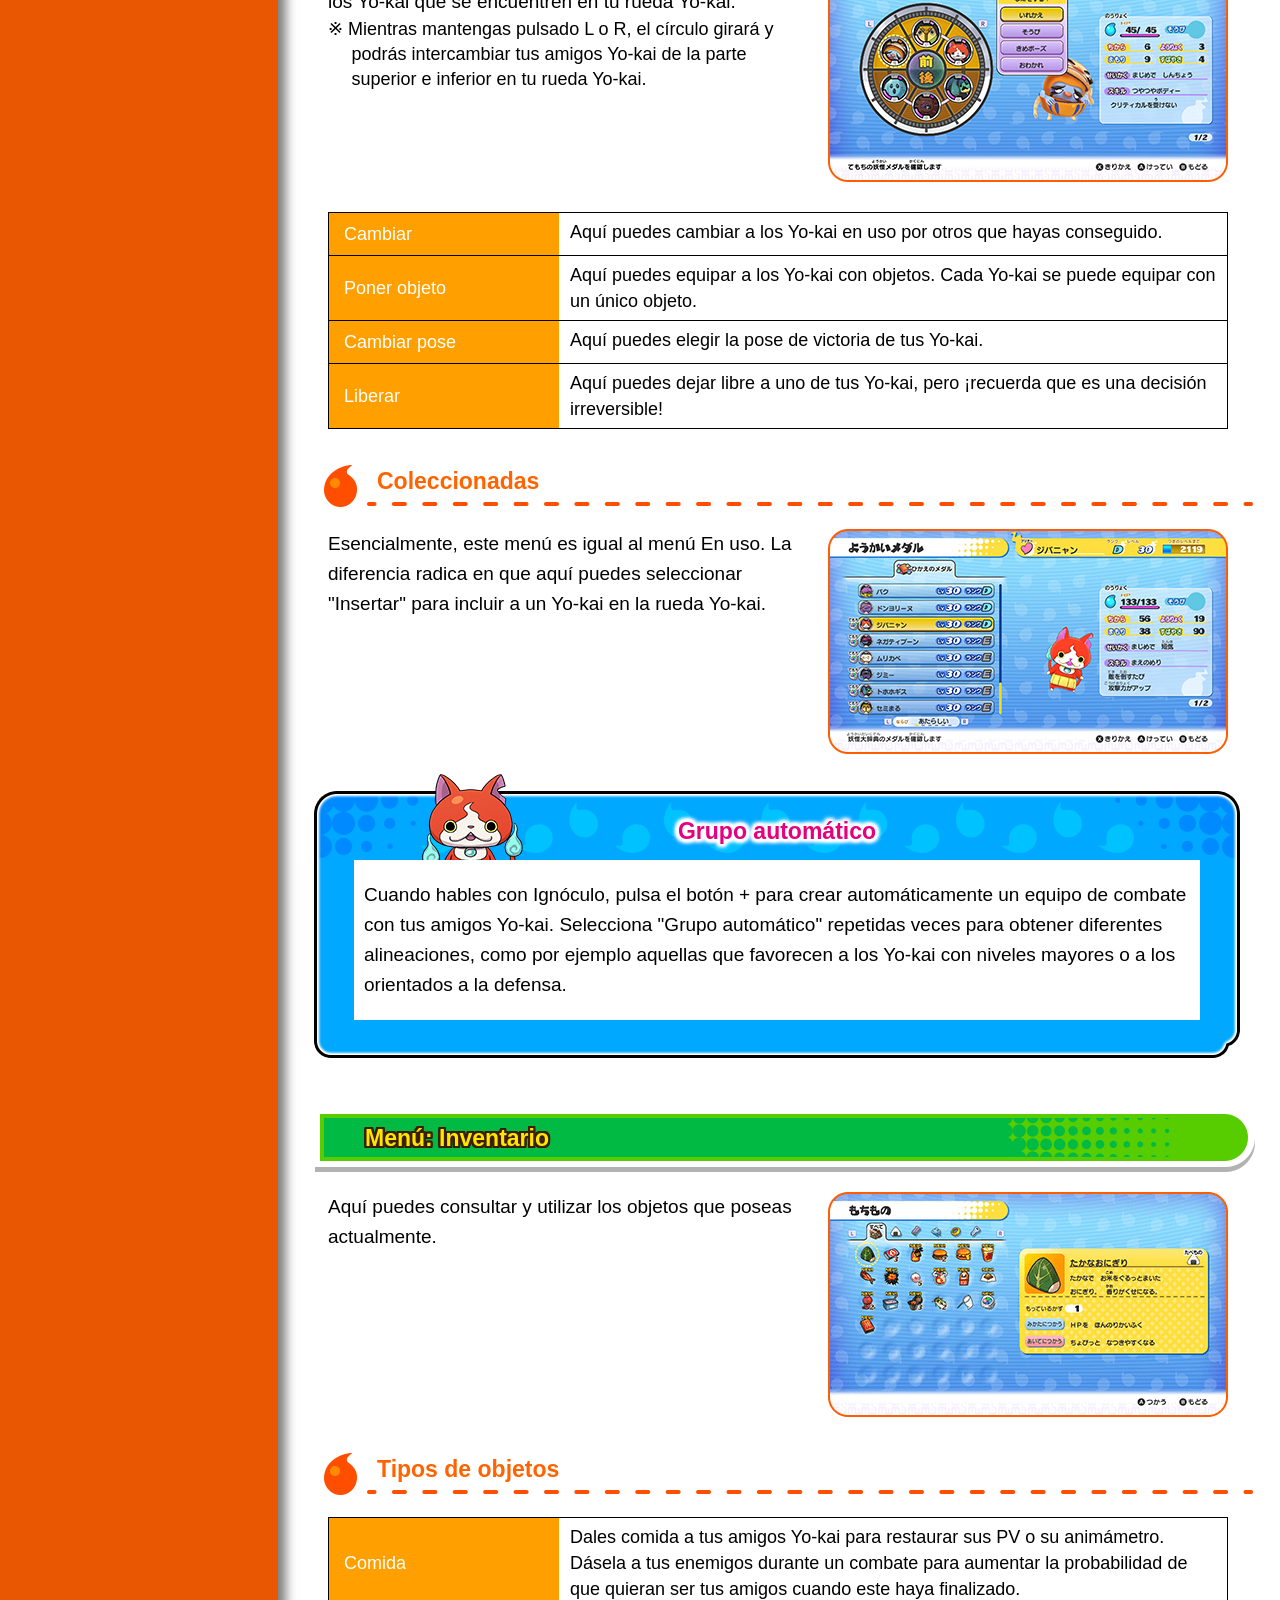
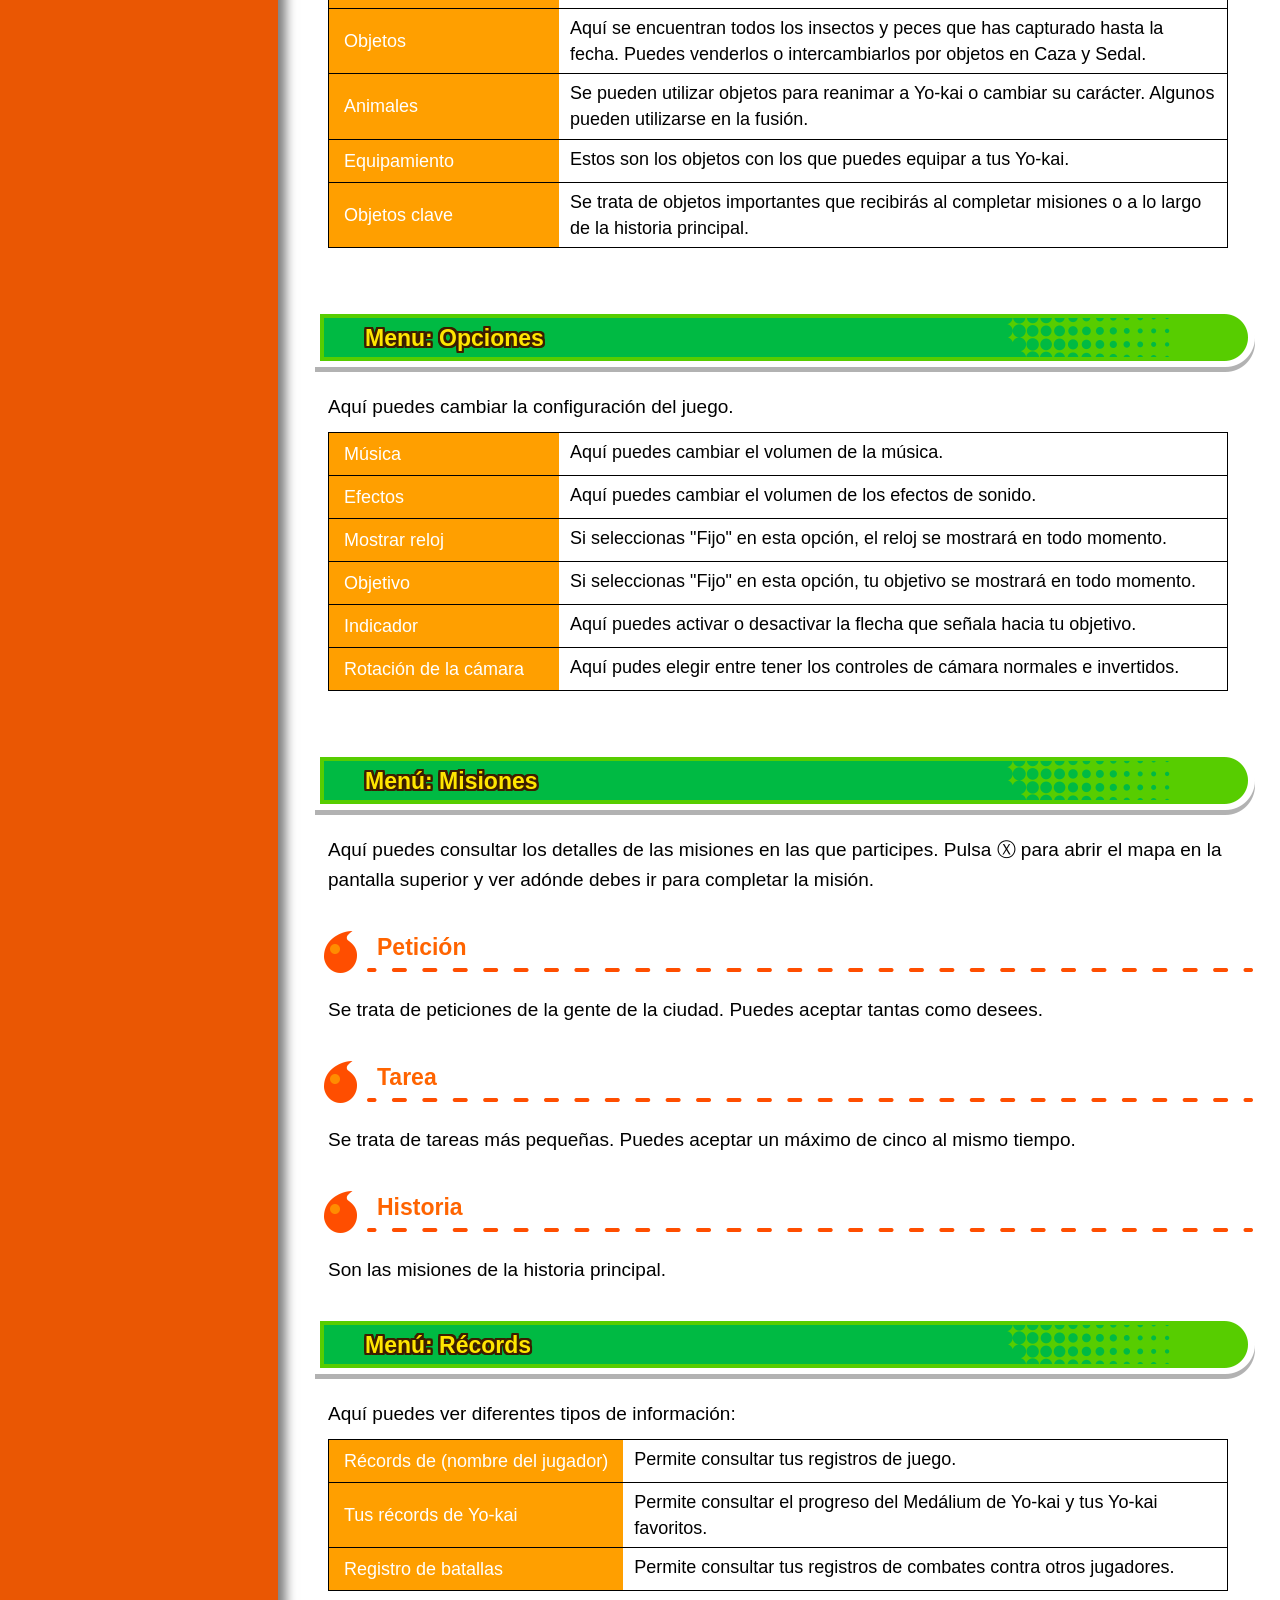
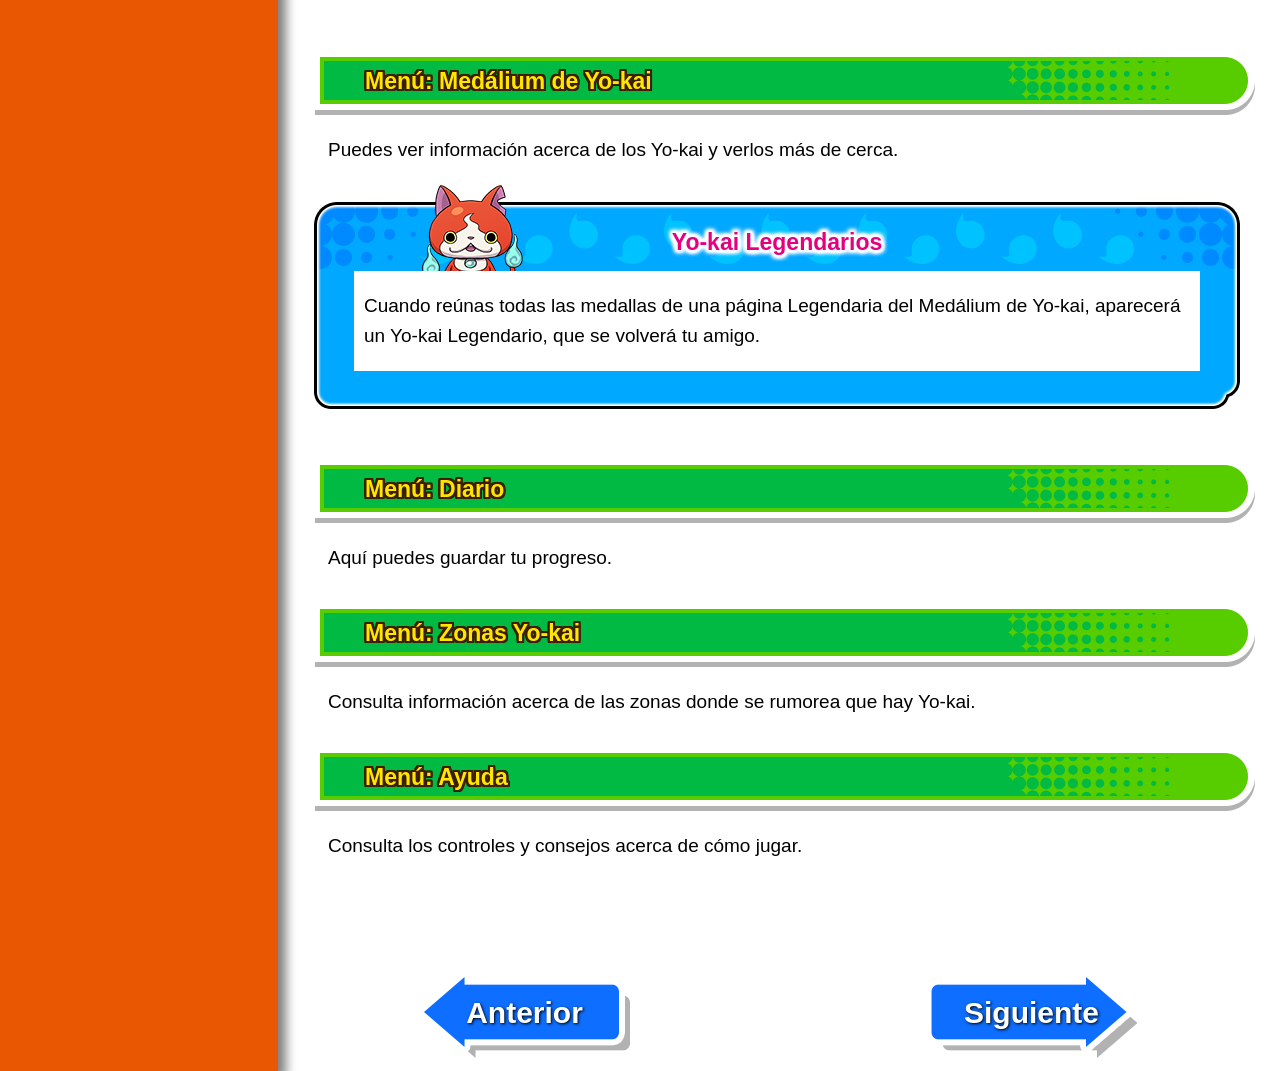
<file: page06.html>
<!DOCTYPE html>
<html lang="es">

<head>
    <meta charset="UTF-8" />
    <meta name="robots" content="noindex,nofollow">
    <meta name="viewport" content="width=1280,user-scalable=no">
    <meta name="description" content="" />
    <meta name="keywords" content="" />
    <title>Manual Yo-kai Watch 1 para Nintendo Switch</title>
    <link rel="stylesheet" href="common/css/q-reset.css">
    <link rel="stylesheet" href="common/css/new_style.css">
    <link rel="icon" href="common/img/favicon.ico">
    <script src="common/js/jquery-2.2.4.min.js"></script>
    <script src="common/js/run.js"></script>
</head>

<body>
    <main id="main">
        <nav id="nav">
            <ul>
                <li class="index"><a href="index.html">Introducción</a></li>
                <li class="page02"><a href="page02.html">Controles</a></li>
                <li class="page03"><a href="page03.html">Pantalla de la zona</a></li>
                <li class="page04"><a href="page04.html">Acciones</a></li>
                <li class="page05"><a href="page05.html">Lente Yo-kai</a></li>
                <li class="page06"><a href="page06.html">Menú principal</a></li>
                <li class="page07"><a href="page07.html">Estado de los Yo-kai</a></li>
                <li class="page08"><a href="page08.html">Combates: Desarrollo</a></li>
                <li class="page09"><a href="page09.html">Combates: Dar ordenes</a></li>
                <li class="page10"><a href="page10.html">Usar servicios</a></li>
                <li class="page11"><a href="page11.html">Servicios especiales</a></li>
                <li class="page12"><a href="page12.html">Multijugador y NFC</a></li>
                <li class="page13"><a href="page13.html">Información de contacto</a></li>
            </ul>
        </nav>
        <article id="article" data-page="page06">
            <div class="wrap">
                <header id="header">
                    <h1>Menú principal</h1>
                </header>
                <div id="inner">
                    <section class="sec">
                        <p class="txt">Pulsa Ⓧ durante la partida para abrir el menú principal.</p>
                        <h2>Pantalla del menú principal</h2>
                        <div class="imgBox mb20">
                            <img src="./common/img/06_01.png" alt="" class="hikidashi">
                        </div>
                        <dl class="num__dl">
                            <dt><span class="num">1</span><span class="ttl">Menú</span></dt>
                            <dd></dd>
                            <dt><span class="num">2</span><span class="ttl">Dinero</span></dt>
                            <dd></dd>
                            <dt><span class="num">3</span><span class="ttl">Tiradas de hoy</span></dt>
                            <dd>
                                <p class="mb30">Muestra el número de tiradas de la expendekai restantes que puedes hacer hoy / número máximo de tiradas que puedes hacer hoy.</p>
                            </dd>
                            <dt><span class="num">4</span><span class="ttl">Amigos Yo-kai</span></dt>
                            <dd>
                                <p class="mb30">Estos son los Yo-kai que se encuentran en tu rueda Yo-kai</p>
                            </dd>
                            <dt><span class="num">5</span><span class="ttl">Rango del Yo-kai Watch</span></dt>
                            <dd>
                                <p class="mb30">¡Tu rango del Yo-kai Watch aumentará al completar ciertas misiones; entonces, podrás abrir más relojes cerrados y encontrar Yo-kai de rango mayor utilizando tu radar Yo-kai!</p>
                            </dd>
                        </dl>
                    </section>
                    <section class="sec">
                        <h2>Menú: Medallas Yo-kai</h2>
                        <p class="txt mb10">Aquí puedes consultar el estado de tus amigos Yo-kai o elegir a los que quieres que combatan junto a ti.</p>
                        <p class="notice">※ Solo puedes cambiar los miembros de tu equipo hablando con Ignóculo o mediante el Medálium Yo-kai en el dormitorio del personaje principal.</p>
                        <h3>En uso</h3>
                        <div class="flxBox mb30">
                            <div class="txt">
                                <p>Aquí puedes cambiar la formación y el equipamiento de los Yo-kai que se encuentren en tu rueda Yo-kai.</p>
                                 <p class="notice">※ Mientras mantengas pulsado L o R, el círculo girará y podrás intercambiar tus amigos Yo-kai de la parte superior e inferior en tu rueda Yo-kai.</p>
                            </div>
                            <img src="./common/img/06_02.png" class="deco" alt="">
                        </div>
                        <table class="basicTbl">
                            <tbody>
                                <tr>
                                    <th>Cambiar</th>
                                    <td>Aquí puedes cambiar a los Yo-kai en uso por otros que hayas conseguido.</td>
                                </tr>
                                <tr>
                                    <th>Poner objeto</th>
                                    <td>Aquí puedes equipar a los Yo-kai con objetos. Cada Yo-kai se puede equipar con un único objeto.</td>
                                </tr>
                                <tr>
                                    <th>Cambiar pose</th>
                                    <td>Aquí puedes elegir la pose de victoria de tus Yo-kai.</td>
                                </tr>
                                <tr>
                                    <th>Liberar</th>
                                    <td>Aquí puedes dejar libre a uno de tus Yo-kai, pero ¡recuerda que es una decisión irreversible!</td>
                                </tr>
                            </tbody>
                        </table>
                        <h3>Coleccionadas</h3>
                        <div class="flxBox mb30">
                            <div class="txt">
                                <p>Esencialmente, este menú es igual al menú En uso. La diferencia radica en que aquí puedes seleccionar "Insertar" para incluir a un Yo-kai en la rueda Yo-kai.</p>
                            </div>
                            <img src="./common/img/06_03.png" class="deco" alt="">
                        </div>
                        <div class="notice__wrap">
                            <p class="column_ttl">Grupo automático</p>
                            <p class="txt">Cuando hables con Ignóculo, pulsa el botón + para crear automáticamente un equipo de combate con tus amigos Yo-kai. Selecciona "Grupo automático" repetidas veces para obtener diferentes alineaciones, como por ejemplo aquellas que favorecen a los Yo-kai con niveles mayores o a los orientados a la defensa.
</p>
                        </div>
                    </section>
                    <section class="sec">
                        <h2>Menú: Inventario</h2>
                        <div class="flxBox">
                            <div class="txt">
                                <p>Aquí puedes consultar y utilizar los objetos que poseas actualmente.</p>
                            </div>
                            <img src="./common/img/06_04.png" class="deco" alt="">
                        </div>
                        <h3>Tipos de objetos</h3>
                        <table class="basicTbl mb30">
                            <tbody>
                                <tr>
                                    <th>Comida</th>
                                    <td>Dales comida a tus amigos Yo-kai para restaurar sus PV o su animámetro. Dásela a tus enemigos durante un combate para aumentar la probabilidad de que quieran ser tus amigos cuando este haya finalizado.</td>
                                </tr>
                                <tr>
                                    <th>Objetos</th>
                                    <td>Aquí se encuentran todos los insectos y peces que has capturado hasta la fecha. Puedes venderlos o intercambiarlos por objetos en Caza y Sedal.</td>
                                </tr>
                                <tr>
                                    <th>Animales</th>
                                    <td>Se pueden utilizar objetos para reanimar a Yo-kai o cambiar su carácter. Algunos pueden utilizarse en la fusión.</td>
                                </tr>
                                <tr>
                                    <th>Equipamiento</th>
                                    <td>Estos son los objetos con los que puedes equipar a tus Yo-kai.</td>
                                </tr>
                                <tr>
                                    <th>Objetos clave</th>
                                    <td>Se trata de objetos importantes que recibirás al completar misiones o a lo largo de la historia principal.</td>
                                </tr>
                            </tbody>
                        </table>
                    </section>
                    <section class="sec">
                        <h2>Menu: Opciones</h2>
                        <p class="txt mb10">Aquí puedes cambiar la configuración del juego.</p>
                        <table class="basicTbl mb30">
                            <tbody>
                                <tr>
                                    <th>Música</th>
                                    <td>Aquí puedes cambiar el volumen de la música.</td>
                                </tr>
                                <tr>
                                    <th>Efectos</th>
                                    <td>Aquí puedes cambiar el volumen de los efectos de sonido.</td>
                                </tr>
                                <tr>
                                    <th>Mostrar reloj</th>
                                    <td>Si seleccionas "Fijo" en esta opción, el reloj se mostrará en todo momento.</td>
                                </tr>
                                <tr>
                                    <th>Objetivo</th>
                                    <td>Si seleccionas "Fijo" en esta opción, tu objetivo se mostrará en todo momento.</td>
                                </tr>
                                <tr>
                                    <th>Indicador</th>
                                    <td>Aquí puedes activar o desactivar la flecha que señala hacia tu objetivo.</td>
                                </tr>
                                <tr>
                                    <th>Rotación de la cámara</th>
                                    <td>Aquí pudes elegir entre tener los controles de cámara normales e invertidos.</td>
                                </tr>
                            </tbody>
                        </table>
                    </section>
                    <section class="sec">
                        <h2>Menú: Misiones</h2>
                        <p class="txt">Aquí puedes consultar los detalles de las misiones en las que participes. Pulsa Ⓧ para abrir el mapa en la pantalla superior y ver adónde debes ir para completar la misión.</p>
                        <h3>Petición</h3>
                        <p class="txt">Se trata de peticiones de la gente de la ciudad. Puedes aceptar tantas como desees.</p>
                        <h3>Tarea</h3>
                        <p class="txt">Se trata de tareas más pequeñas. Puedes aceptar un máximo de cinco al mismo tiempo.</p>
                        <h3>Historia</h3>
                        <p class="txt">Son las misiones de la historia principal.</p>
                    </section>
                    <section class="sec">
                        <h2>Menú: Récords</h2>
                        <p class="txt mb10">Aquí puedes ver diferentes tipos de información:</p>
                        <table class="basicTbl mb30">
                            <tbody>
                                <tr>
                                    <th>Récords de (nombre del jugador)</th>
                                    <td>Permite consultar tus registros de juego.</td>
                                </tr>
                                <tr>
                                    <th>Tus récords de Yo-kai</th>
                                    <td>Permite consultar el progreso del Medálium de Yo-kai y tus Yo-kai favoritos.</td>
                                </tr>
                                <tr>
                                    <th>Registro de batallas</th>
                                    <td>Permite consultar tus registros de combates contra otros jugadores.</td>
                                </tr>
                            </tbody>
                        </table>
                    </section>
                    <section class="sec">
                        <h2>Menú: Medálium de Yo-kai</h2>
                        <p class="txt">Puedes ver información acerca de los Yo-kai y verlos más de cerca.</p>
                        <div class="notice__wrap">
                            <p class="column_ttl">Yo-kai Legendarios</p>
                            <p class="txt">Cuando reúnas todas las medallas de una página Legendaria del Medálium de Yo-kai, aparecerá un Yo-kai Legendario, que se volverá tu amigo.</p>
                        </div>
                    </section>
                    <section class="sec">
                        <h2>Menú: Diario</h2>
                        <p class="txt">Aquí puedes guardar tu progreso.</p>
                    </section>
                    <section class="sec">
                        <h2>Menú: Zonas Yo-kai</h2>
                        <p class="txt">Consulta información acerca de las zonas donde se rumorea que hay Yo-kai.</p>
                    </section>
                    <section class="sec">
                        <h2>Menú: Ayuda</h2>
                        <p class="txt">Consulta los controles y consejos acerca de cómo jugar.</p>
                    </section>
                </div>
            </div>
            <footer id="footer">
                <p class="pageTopWrap"><a href="" class="pageTop"><img src="common/img/btn_pagetop.png" width="133" height="142" alt="Inicio"></a></p>
                <ul>
                    <li class="prev"><a href="javascript:void(0)" class="pager_li" onclick="onLink(-1)">Anterior</a></li>
                    <li class="next"><a href="javascript:void(0)" class="pager_li" onclick="onLink(1)">Siguiente</a></li>
                </ul>
            </footer>
        </article>
    </main>
</body>

</html>
</file>
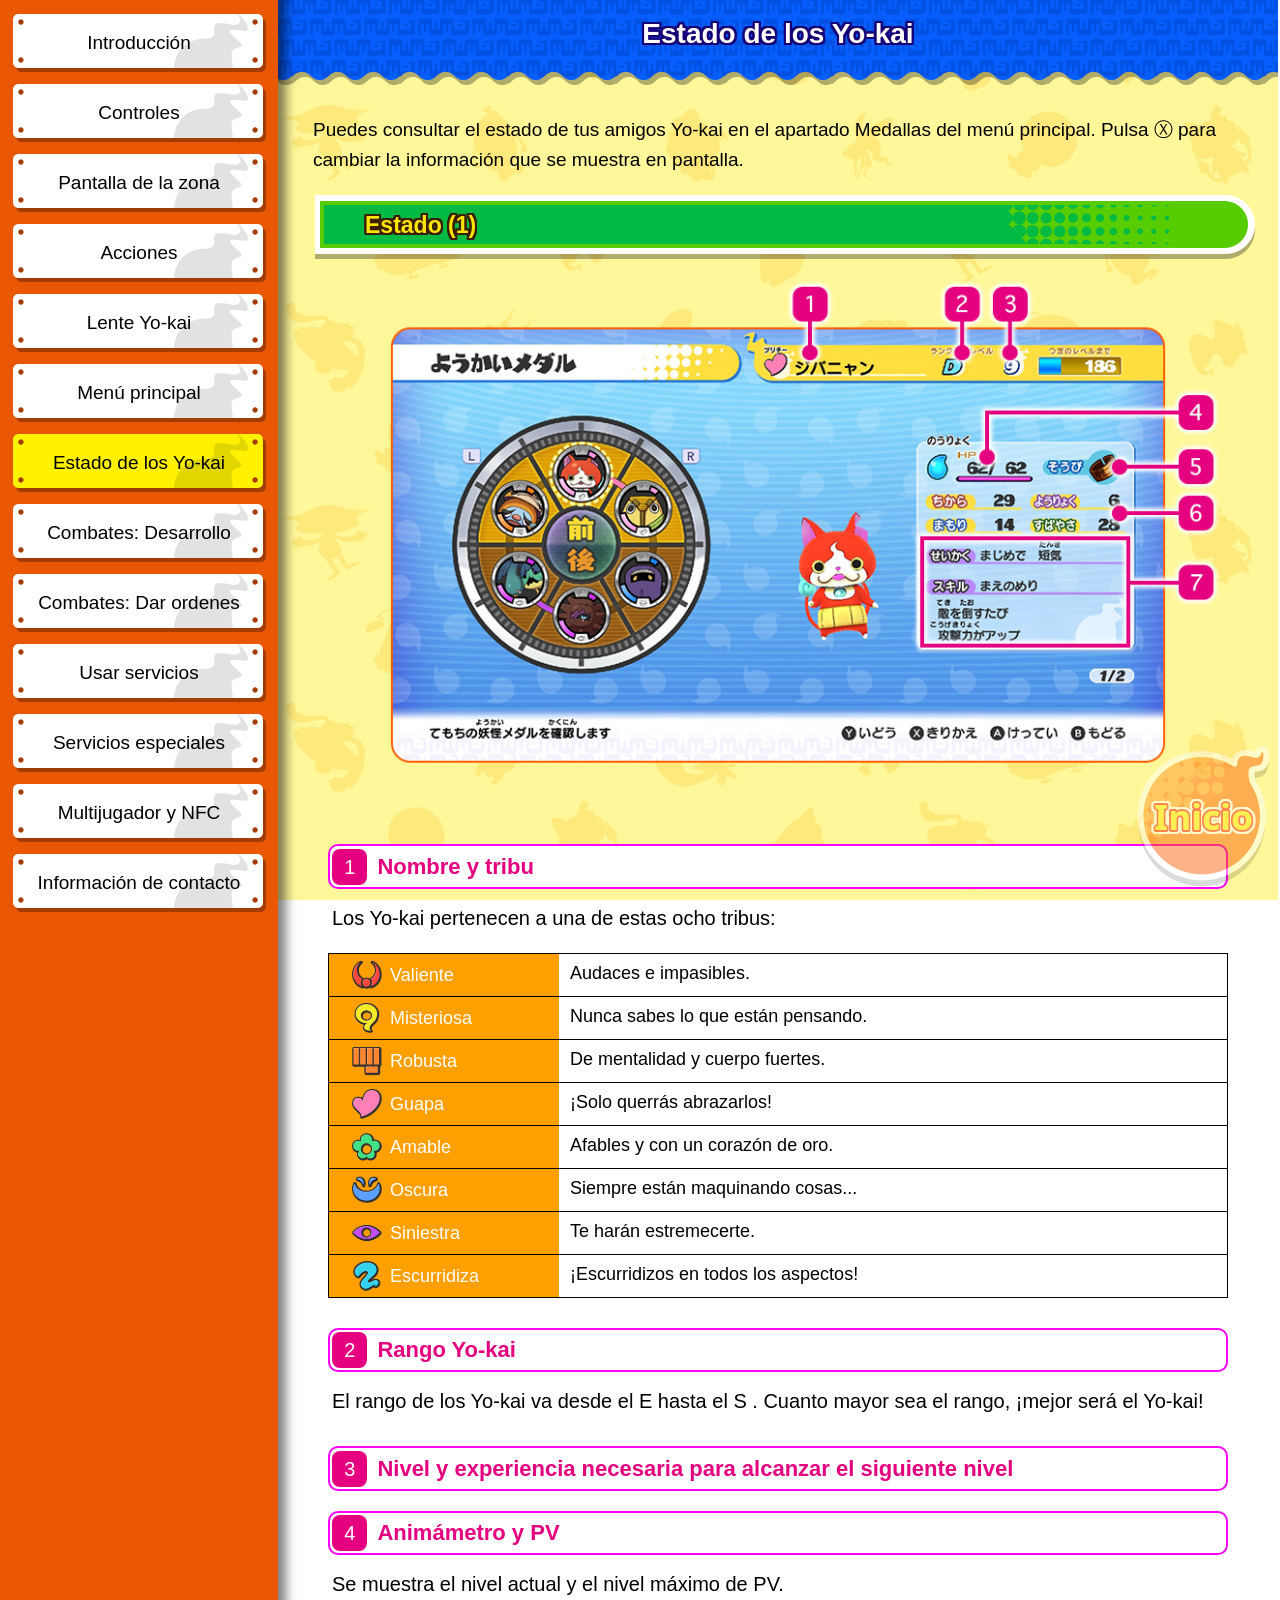
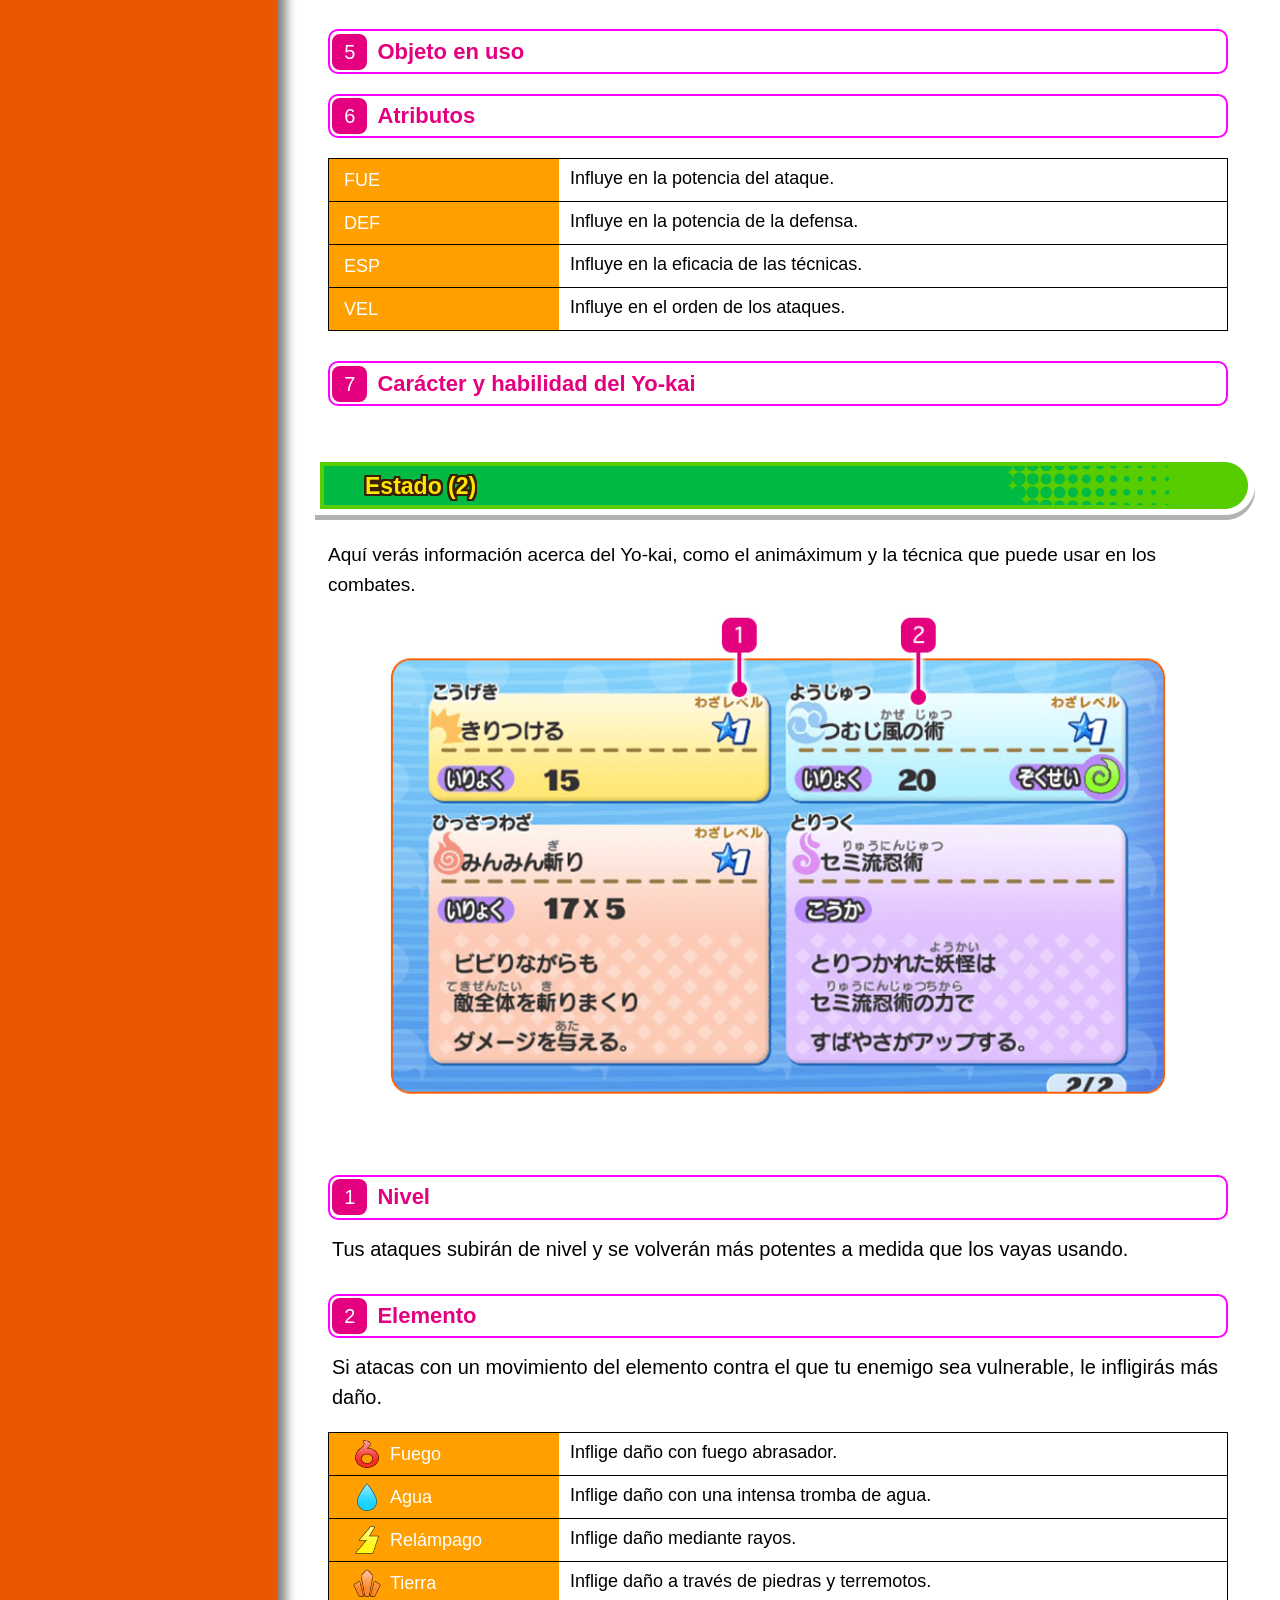
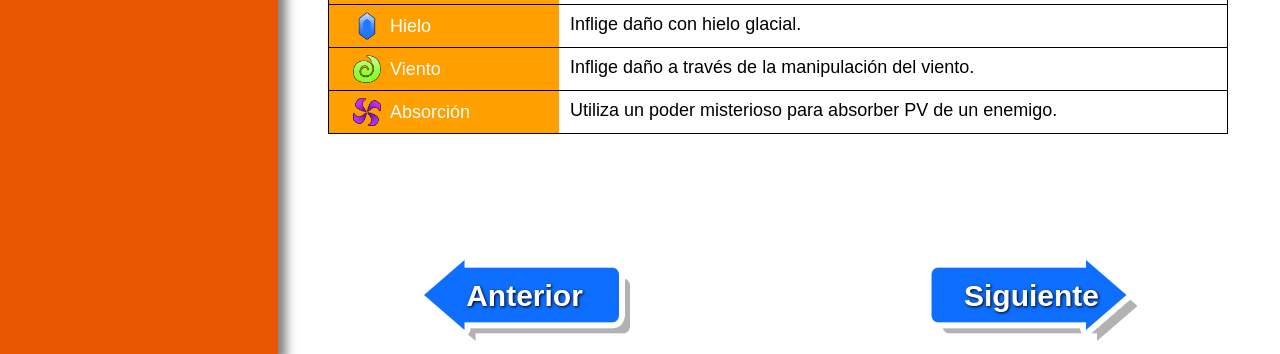
<file: page07.html>
<!DOCTYPE html>
<html lang="es">

<head>
    <meta charset="UTF-8" />
    <meta http-equiv="Content-Script-Type" content="text/javascript">
    <meta name="robots" content="noindex,nofollow">
    <meta name="viewport" content="width=1280,user-scalable=no">
    <meta name="description" content="" />
    <meta name="keywords" content="" />
    <title>Manual Yo-kai Watch 1 para Nintendo Switch</title>
    <link rel="stylesheet" href="common/css/q-reset.css">
    <link rel="stylesheet" href="common/css/new_style.css">
    <link rel="icon" href="common/img/favicon.ico">
    <script src="common/js/jquery-2.2.4.min.js"></script>
    <script src="common/js/run.js"></script>
</head>

<body>
    <main id="main">
        <nav id="nav">
            <ul><li class="index"><a href="index.html">Introducción</a></li>
                <li class="page02"><a href="page02.html">Controles</a></li>
                <li class="page03"><a href="page03.html">Pantalla de la zona</a></li>
                <li class="page04"><a href="page04.html">Acciones</a></li>
                <li class="page05"><a href="page05.html">Lente Yo-kai</a></li>
                <li class="page06"><a href="page06.html">Menú principal</a></li>
                <li class="page07"><a href="page07.html">Estado de los Yo-kai</a></li>
                <li class="page08"><a href="page08.html">Combates: Desarrollo</a></li>
                <li class="page09"><a href="page09.html">Combates: Dar ordenes</a></li>
                <li class="page10"><a href="page10.html">Usar servicios</a></li>
                <li class="page11"><a href="page11.html">Servicios especiales</a></li>
                <li class="page12"><a href="page12.html">Multijugador y NFC</a></li>
                <li class="page13"><a href="page13.html">Información de contacto</a></li>
            </ul>
        </nav>
        <article id="article" data-page="page07">
            <div class="wrap">
                <header id="header">
                    <h1>Estado de los Yo-kai</h1>
                </header>
                <div id="inner">
                    <p class="txt">Puedes consultar el estado de tus amigos Yo-kai en el apartado Medallas del menú principal. Pulsa Ⓧ para cambiar la información que se muestra en pantalla.
</p>
                    <section class="sec">
                        <h2>Estado (1)</h2>
                        <div class="imgBox mb30">
                            <img src="./common/img/07_01.png" alt="" class="hikidashi">
                        </div>
                        <dl class="num__dl">
                            <dt><span class="num">1</span><span class="ttl">Nombre y tribu</span></dt>
                            <dd>Los Yo-kai pertenecen a una de estas ocho tribus:</dd>
                        </dl>
                        <table class="basicTbl mb30">
                            <tbody>
                                <tr>
                                    <th><span class="icon__img"><img src="./common/img/07_icn_01.png" alt=""></span>Valiente</th>
                                    <td>Audaces e impasibles.</td>
                                </tr>
                                <tr>
                                    <th><span class="icon__img"><img src="./common/img/07_icn_02.png" alt=""></span>Misteriosa</th>
                                    <td>Nunca sabes lo que están pensando.</td>
                                </tr>
                                <tr>
                                    <th><span class="icon__img"><img src="./common/img/07_icn_03.png" alt=""></span>Robusta</th>
                                    <td>De mentalidad y cuerpo fuertes.</td>
                                </tr>
                                <tr>
                                    <th><span class="icon__img"><img src="./common/img/07_icn_04.png" alt=""></span>Guapa</th>
                                    <td>¡Solo querrás abrazarlos!</td>
                                </tr>
                                <tr>
                                    <th><span class="icon__img"><img src="./common/img/07_icn_05.png" alt=""></span>Amable</th>
                                    <td>Afables y con un corazón de oro.</td>
                                </tr>
                                <tr>
                                    <th><span class="icon__img"><img src="./common/img/07_icn_06.png" alt=""></span>Oscura</th>
                                    <td>Siempre están maquinando cosas...</td>
                                </tr>
                                <tr>
                                    <th><span class="icon__img"><img src="./common/img/07_icn_07.png" alt=""></span>Siniestra</th>
                                    <td>Te harán estremecerte.</td>
                                </tr>
                                <tr>
                                    <th><span class="icon__img"><img src="./common/img/07_icn_08.png" alt=""></span>Escurridiza</th>
                                    <td>¡Escurridizos en todos los aspectos!</td>
                                </tr>
                            </tbody>
                        </table>
                        <dl class="num__dl">
                            <dt><span class="num">2</span><span class="ttl">Rango Yo-kai</span></dt>
                            <dd><p class="mb30">El rango de los Yo-kai va desde el E hasta el S . Cuanto mayor sea el rango, ¡mejor será el Yo-kai!</p></dd>
                            <dt><span class="num">3</span><span class="ttl">Nivel y experiencia necesaria para alcanzar el siguiente nivel</span></dt>
                            <dd></dd>
                            <dt><span class="num">4</span><span class="ttl">Animámetro y PV</span></dt>
                            <dd><p class="mb30">Se muestra el nivel actual y el nivel máximo de PV.</p></dd>
                            <dt><span class="num">5</span><span class="ttl">Objeto en uso</span></dt>
                            <dd></dd>
                            <dt><span class="num">6</span><span class="ttl">Atributos</span></dt>
                            <dd></dd>
                        </dl>
                        <table class="basicTbl mb30">
                            <tbody>
                                <tr>
                                    <th>FUE</th>
                                    <td>Influye en la potencia del ataque.</td>
                                </tr>
                                <tr>
                                    <th>DEF</th>
                                    <td>Influye en la potencia de la defensa.</td>
                                </tr>
                                <tr>
                                    <th>ESP</th>
                                    <td>Influye en la eficacia de las técnicas.</td>
                                </tr>
                                <tr>
                                    <th>VEL</th>
                                    <td>Influye en el orden de los ataques.</td>
                                </tr>
                            </tbody>
                        </table>
                        <dl class="num__dl">
                            <dt><span class="num">7</span><span class="ttl">Carácter y habilidad del Yo-kai</span></dt>
                            <dd></dd>
                        </dl>
                    </section>
                    <section class="sec">
                        <h2>Estado (2)</h2>
                        <p class="txt mb10">Aquí verás información acerca del Yo-kai, como el animáximum y la técnica que puede usar en los combates.</p>
                        <div class="imgBox mb30">
                            <img src="./common/img/07_02.png" alt="" class="hikidashi">
                        </div>
                        <dl class="num__dl">
                            <dt><span class="num">1</span><span class="ttl">Nivel</span></dt>
                            <dd><p class="mb30">Tus ataques subirán de nivel y se volverán más potentes a medida que los vayas usando.</p></dd>
                            <dt><span class="num">2</span><span class="ttl">Elemento</span></dt>
                            <dd>Si atacas con un movimiento del elemento contra el que tu enemigo sea vulnerable, le infligirás más daño.</dd>
                        </dl>
                        <table class="basicTbl">
                            <tbody>
                                <tr>
                                    <th><span class="icon__img"><img src="./common/img/07_icn_09.png" alt=""></span>Fuego</th>
                                    <td>Inflige daño con fuego abrasador.</td>
                                </tr>
                                <tr>
                                    <th><span class="icon__img"><img src="./common/img/07_icn_10.png" alt=""></span>Agua</th>
                                    <td>Inflige daño con una intensa tromba de agua.</td>
                                </tr>
                                <tr>
                                    <th><span class="icon__img"><img src="./common/img/07_icn_11.png" alt=""></span>Relámpago</th>
                                    <td>Inflige daño mediante rayos.</td>
                                </tr>
                                <tr>
                                    <th><span class="icon__img"><img src="./common/img/07_icn_12.png" alt=""></span>Tierra</th>
                                    <td>Inflige daño a través de piedras y terremotos.</td>
                                </tr>
                                <tr>
                                    <th><span class="icon__img"><img src="./common/img/07_icn_13.png" alt=""></span>Hielo</th>
                                    <td>Inflige daño con hielo glacial.</td>
                                </tr>
                                <tr>
                                    <th><span class="icon__img"><img src="./common/img/07_icn_14.png" alt=""></span>Viento</th>
                                    <td>Inflige daño a través de la manipulación del viento.</td>
                                </tr>
                                <tr>
                                    <th><span class="icon__img"><img src="./common/img/07_icn_15.png" alt=""></span>Absorción</th>
                                    <td>Utiliza un poder misterioso para absorber PV de un enemigo.</td>
                                </tr>
                            </tbody>
                        </table>
                    </section>
                </div>
            </div>
            <footer id="footer">
                <p class="pageTopWrap"><a href="" class="pageTop"><img src="common/img/btn_pagetop.png" width="133" height="142" alt="Inicio"></a></p>
                <ul>
                    <li class="prev"><a href="javascript:void(0)" class="pager_li" onclick="onLink(-1)">Anterior</a></li>
                    <li class="next"><a href="javascript:void(0)" class="pager_li" onclick="onLink(1)">Siguiente</a></li>
                </ul>
            </footer>
        </article>
    </main>
</body>

</html>
</file>
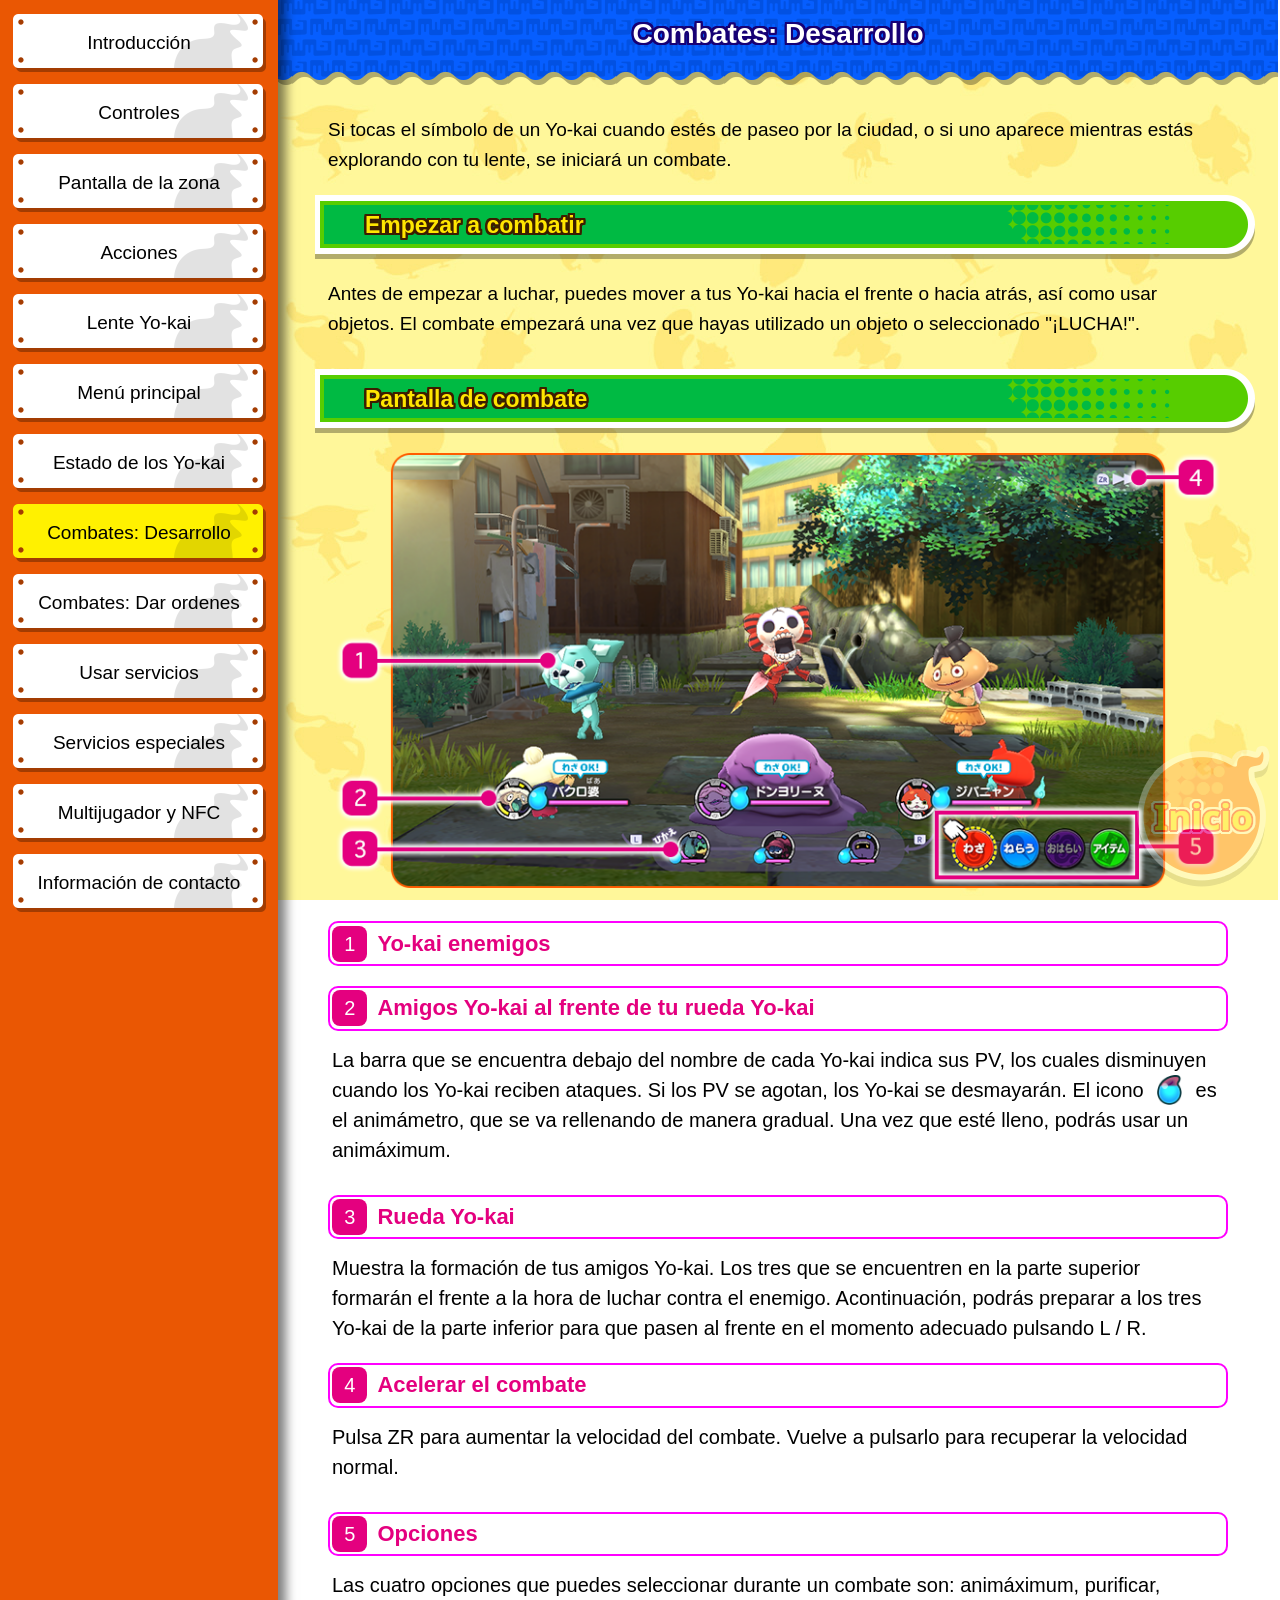
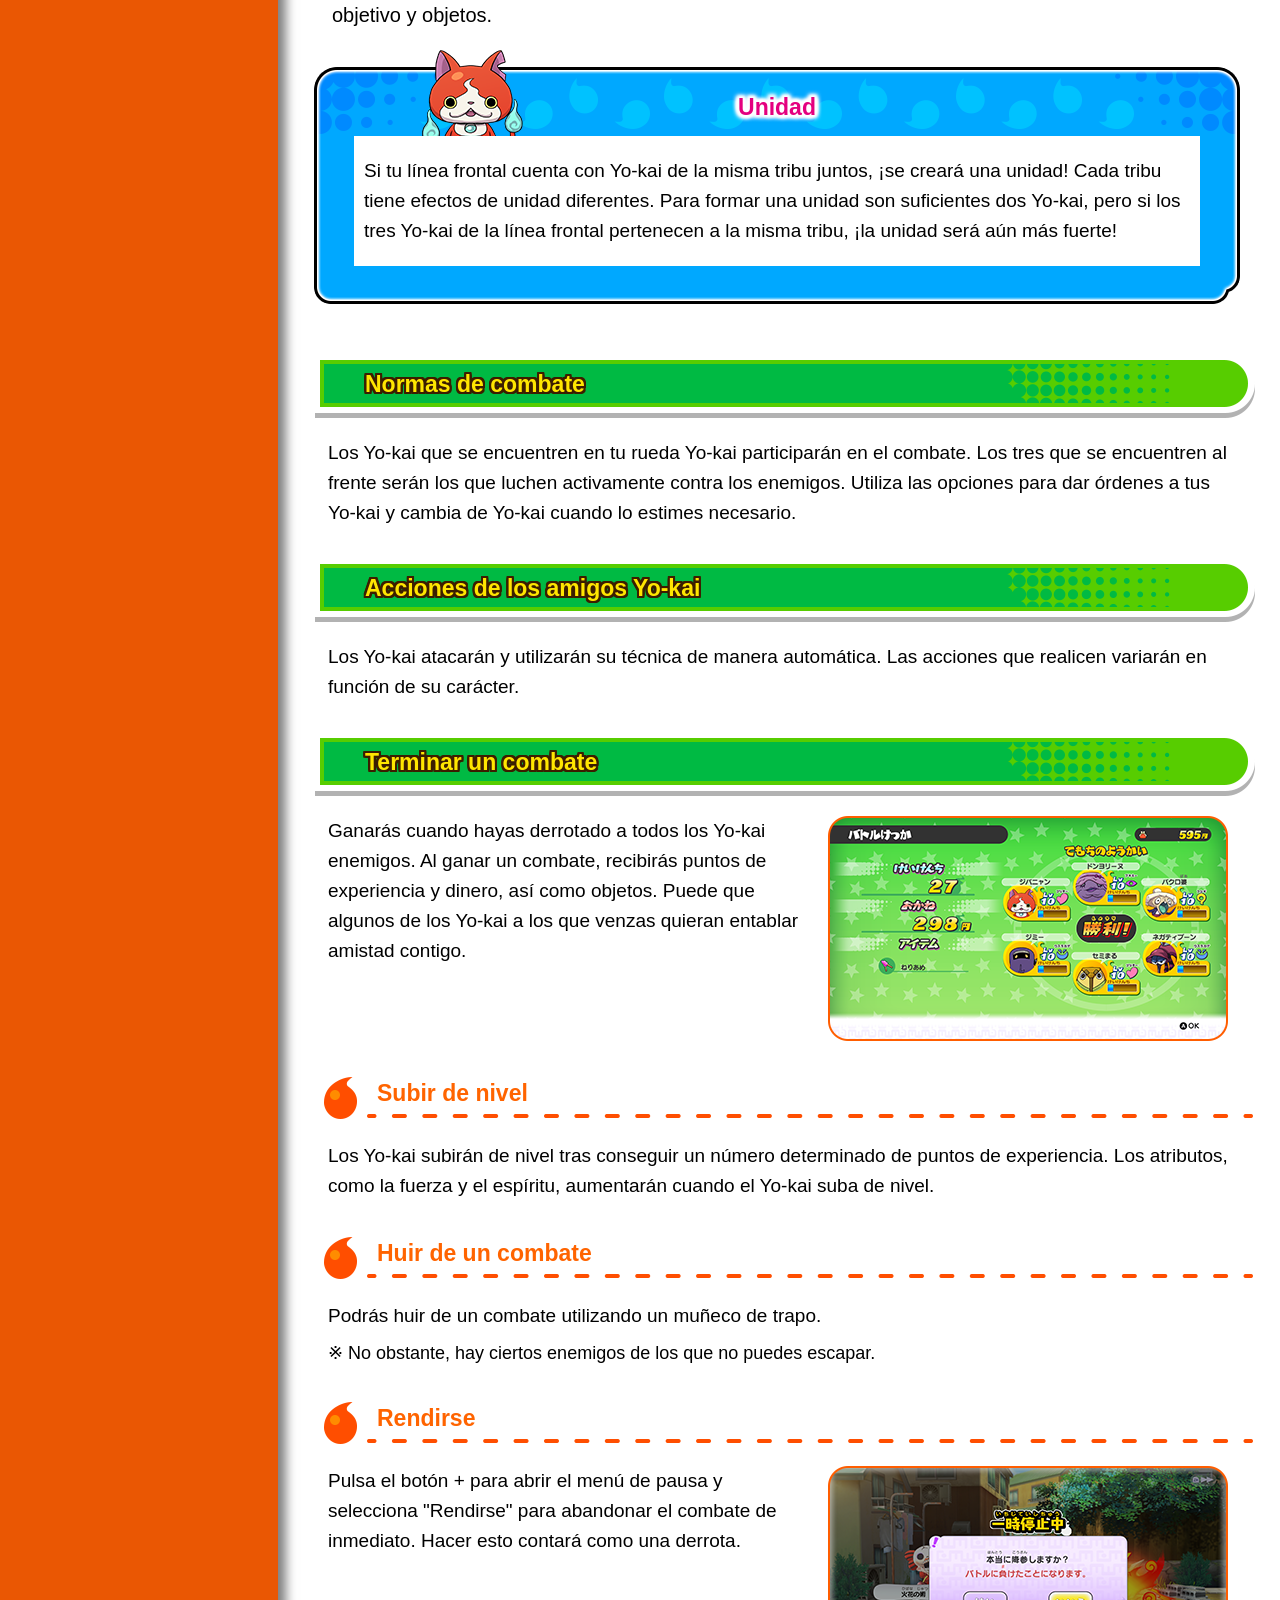
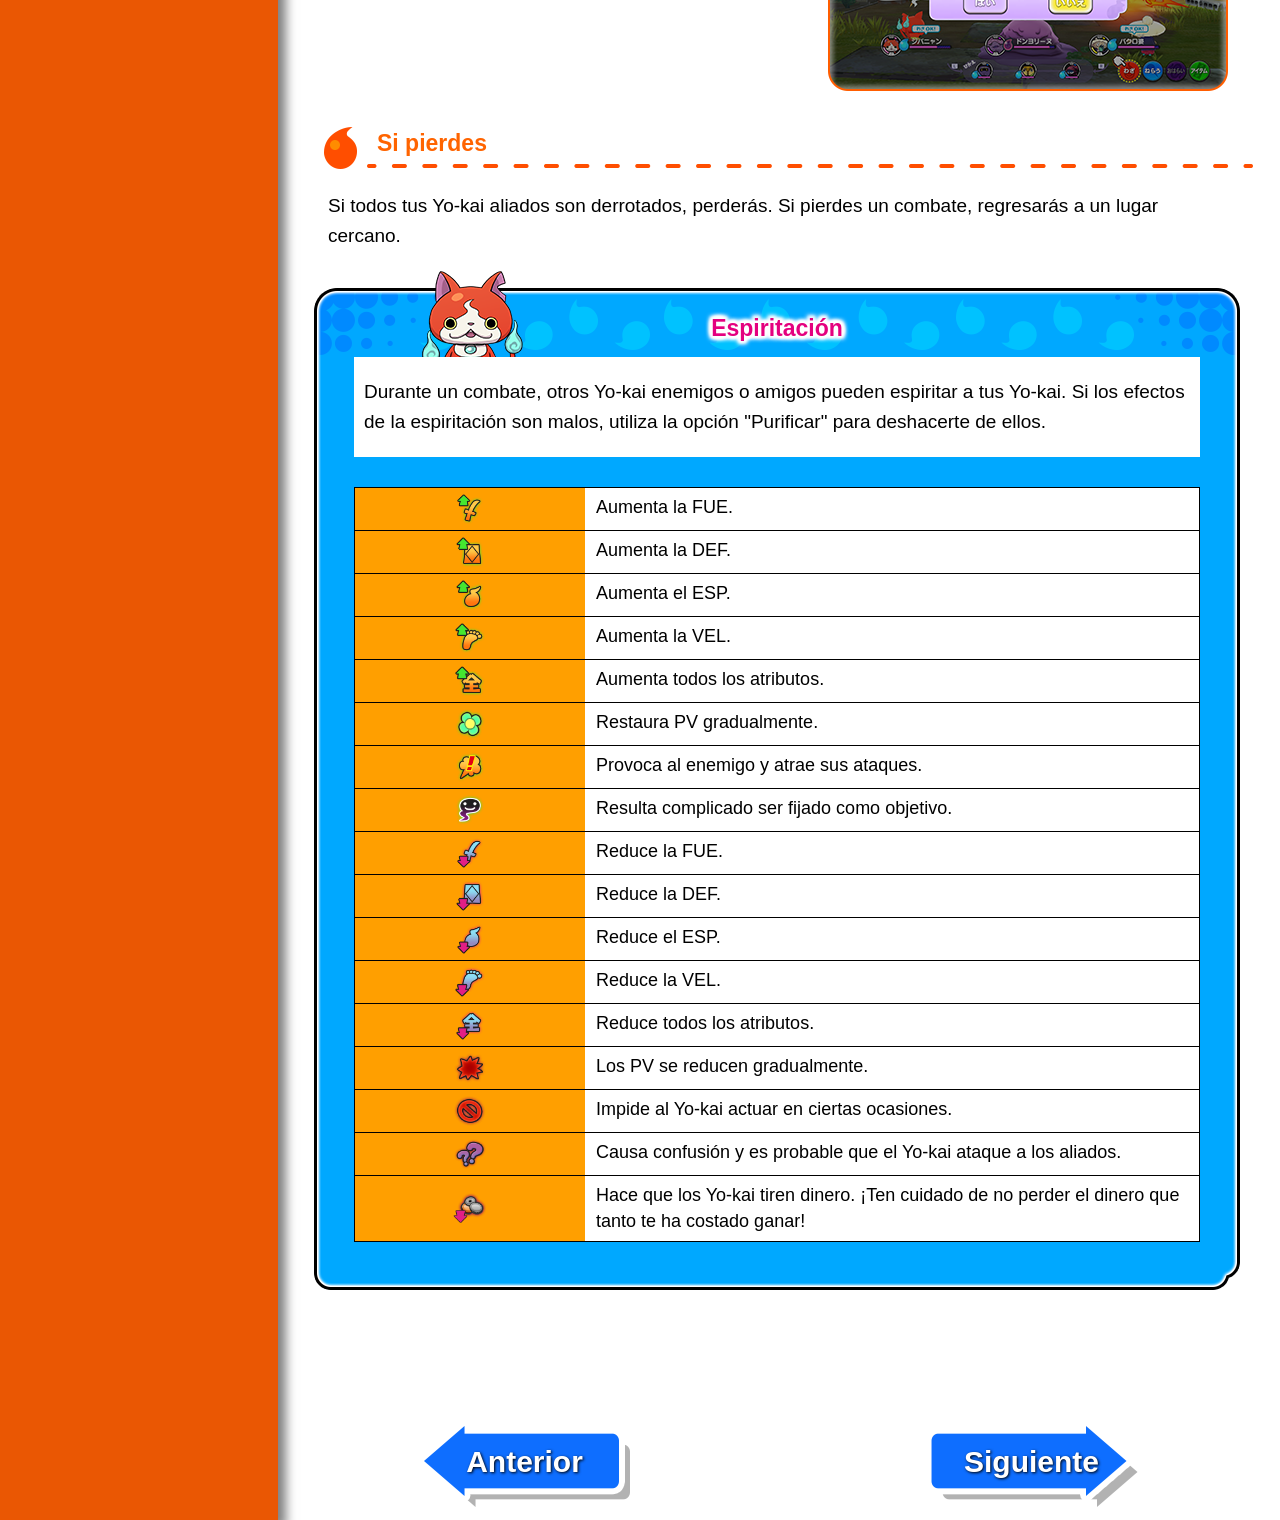
<file: page08.html>
<!DOCTYPE html>
<html lang="es">

<head>
    <meta charset="UTF-8" />
    <meta http-equiv="Content-Script-Type" content="text/javascript">
    <meta name="robots" content="noindex,nofollow">
    <meta name="viewport" content="width=1280,user-scalable=no">
    <meta name="description" content="" />
    <meta name="keywords" content="" />
    <title>Manual Yo-kai Watch 1 para Nintendo Switch</title>
    <link rel="stylesheet" href="common/css/q-reset.css">
    <link rel="stylesheet" href="common/css/new_style.css">
    <link rel="icon" href="common/img/favicon.ico">
    <script src="common/js/jquery-2.2.4.min.js"></script>
    <script src="common/js/run.js"></script>
</head>

<body>
    <main id="main">
        <nav id="nav">
            <ul>
                <li class="index"><a href="index.html">Introducción</a></li>
                <li class="page02"><a href="page02.html">Controles</a></li>
                <li class="page03"><a href="page03.html">Pantalla de la zona</a></li>
                <li class="page04"><a href="page04.html">Acciones</a></li>
                <li class="page05"><a href="page05.html">Lente Yo-kai</a></li>
                <li class="page06"><a href="page06.html">Menú principal</a></li>
                <li class="page07"><a href="page07.html">Estado de los Yo-kai</a></li>
                <li class="page08"><a href="page08.html">Combates: Desarrollo</a></li>
                <li class="page09"><a href="page09.html">Combates: Dar ordenes</a></li>
                <li class="page10"><a href="page10.html">Usar servicios</a></li>
                <li class="page11"><a href="page11.html">Servicios especiales</a></li>
                <li class="page12"><a href="page12.html">Multijugador y NFC</a></li>
                <li class="page13"><a href="page13.html">Información de contacto</a></li>
            </ul>
        </nav>
        <article id="article" data-page="page08">
            <div class="wrap">
                <header id="header">
                    <h1>Combates: Desarrollo</h1>
                </header>
                <div id="inner">
                    <section class="sec">
                        <p class="txt">Si tocas el símbolo de un Yo-kai cuando estés de paseo por la ciudad, o si uno aparece mientras estás explorando con tu lente, se iniciará un combate.</p>
                        <h2>Empezar a combatir</h2>
                        <p class="txt">Antes de empezar a luchar, puedes mover a tus Yo-kai hacia el frente o hacia atrás, así como usar objetos. El combate empezará una vez que hayas utilizado un objeto o seleccionado "¡LUCHA!".</p>
                    </section>
                    <section class="sec">
                        <h2>Pantalla de combate</h2>
                        <div class="imgBox mb30">
                            <img src="./common/img/08_01.png" alt="" class="hikidashi">
                        </div>
                        <dl class="num__dl">
                            <dt><span class="num">1</span><span class="ttl">Yo-kai enemigos</span></dt>
                            <dd></dd>
                            <dt><span class="num">2</span><span class="ttl">Amigos Yo-kai al frente de tu rueda Yo-kai</span></dt>
                            <dd><p class="mb30">La barra que se encuentra debajo del nombre de cada Yo-kai indica sus PV, los cuales disminuyen cuando los Yo-kai reciben ataques. Si los PV se agotan, los Yo-kai se desmayarán. El icono <span class="icon__img"><img src="./common/img/08_icn_01.png" alt=""></span> es el animámetro, que se va rellenando de manera gradual. Una vez que esté lleno, podrás usar un animáximum.</p></dd>
                            <dt><span class="num">3</span><span class="ttl">Rueda Yo-kai</span></dt>
                            <dd>
                                Muestra la formación de tus amigos Yo-kai. Los tres que se encuentren en la parte superior formarán el frente a la hora de luchar contra el enemigo. Acontinuación, podrás preparar a los tres Yo-kai de la parte inferior para que pasen al frente en el momento adecuado pulsando L / R.
                            </dd>
                            <dt><span class="num">4</span><span class="ttl">Acelerar el combate</span></dt>
                            <dd>
                                <p class="mb30">Pulsa ZR para aumentar la velocidad del combate. Vuelve a pulsarlo para recuperar la velocidad normal.</p>
                            </dd>
                            <dt><span class="num">5</span><span class="ttl">Opciones</span></dt>
                            <dd>
                                <p class="mb30">Las cuatro opciones que puedes seleccionar durante un combate son: animáximum, purificar, objetivo y objetos.</p>
                            </dd>
                        </dl>
                        <div class="notice__wrap">
                            <p class="column_ttl">Unidad</p>
                            <p class="txt">Si tu línea frontal cuenta con Yo-kai de la misma tribu juntos, ¡se creará una unidad! Cada tribu tiene efectos de unidad diferentes. Para formar una unidad son suficientes dos Yo-kai, pero si los tres Yo-kai de la línea frontal pertenecen a la misma tribu, ¡la unidad será aún más fuerte!
</p>
                        </div>
                    </section>
                    <section class="sec">
                        <h2>Normas de combate</h2>
                        <p class="txt">Los Yo-kai que se encuentren en tu rueda Yo-kai participarán en el combate. Los tres que se encuentren al frente serán los que luchen activamente contra los enemigos. Utiliza las opciones para dar órdenes a tus Yo-kai y cambia de Yo-kai cuando lo estimes necesario.</p>
                    </section>
                    <section class="sec">
                        <h2>Acciones de los amigos Yo-kai</h2>
                        <p class="txt">Los Yo-kai atacarán y utilizarán su técnica de manera automática. Las acciones que realicen variarán en función de su carácter.</p>
                    </section>
                    <section class="sec">
                        <h2>Terminar un combate</h2>
                        <div class="flxBox">
                            <div class="txt">
                                <p>Ganarás cuando hayas derrotado a todos los Yo-kai enemigos. Al ganar un combate, recibirás puntos de experiencia y dinero, así como objetos. Puede que algunos de los Yo-kai a los que venzas quieran entablar amistad contigo.</p>
                            </div>
                            <img src="./common/img/08_02.png" class="deco" alt="">
                        </div>
                        <h3>Subir de nivel</h3>
                        <p class="txt">Los Yo-kai subirán de nivel tras conseguir un número determinado de puntos de experiencia. Los atributos, como la fuerza y el espíritu, aumentarán cuando el Yo-kai suba de nivel.</p>
                        <h3>Huir de un combate</h3>
                        <p class="txt mb10">Podrás huir de un combate utilizando un muñeco de trapo.</p>
                        <p class="notice">※ No obstante, hay ciertos enemigos de los que no puedes escapar.</p>
                        <h3>Rendirse</h3>
                        <div class="flxBox">
                            <div class="txt">
                                <p>Pulsa el botón + para abrir el menú de pausa y selecciona "Rendirse" para abandonar el combate de inmediato. Hacer esto contará como una derrota.</p>
                            </div>
                            <img src="./common/img/08_03.png" class="deco" alt="">
                        </div>
                        <h3>Si pierdes</h3>
                        <p class="txt">Si todos tus Yo-kai aliados son derrotados, perderás. Si pierdes un combate, regresarás a un lugar cercano.</p>
                        <div class="notice__wrap">
                            <p class="column_ttl">Espiritación</p>
                            <p class="txt mb30">Durante un combate, otros Yo-kai enemigos o amigos pueden espiritar a tus Yo-kai. Si los efectos de la espiritación son malos, utiliza la opción "Purificar" para deshacerte de ellos.</p>
                            <table class="basicTbl">
                                <tbody>
                                    <tr>
                                        <th class="icon"><span class="icon__img"><img src="./common/img/08_icn_02.png" alt=""></span></th>
                                        <td>Aumenta la FUE.</td>
                                    </tr>
                                    <tr>
                                        <th class="icon"><span class="icon__img"><img src="./common/img/08_icn_03.png" alt=""></span></th>
                                        <td>Aumenta la DEF.</td>
                                    </tr>
                                    <tr>
                                        <th class="icon"><span class="icon__img"><img src="./common/img/08_icn_04.png" alt=""></span></th>
                                        <td>Aumenta el ESP.</td>
                                    </tr>
                                    <tr>
                                        <th class="icon"><span class="icon__img"><img src="./common/img/08_icn_05.png" alt=""></span></th>
                                        <td>Aumenta la VEL.</td>
                                    </tr>
                                    <tr>
                                        <th class="icon"><span class="icon__img"><img src="./common/img/08_icn_06.png" alt=""></span></th>
                                        <td>Aumenta todos los atributos.</td>
                                    </tr>
                                    <tr>
                                        <th class="icon"><span class="icon__img"><img src="./common/img/08_icn_07.png" alt=""></span></th>
                                        <td>Restaura PV gradualmente.</td>
                                    </tr>
                                    <tr>
                                        <th class="icon"><span class="icon__img"><img src="./common/img/08_icn_08.png" alt=""></span></th>
                                        <td>Provoca al enemigo y atrae sus ataques.</td>
                                    </tr>
                                    <tr>
                                        <th class="icon"><span class="icon__img"><img src="./common/img/08_icn_09.png" alt=""></span></th>
                                        <td>Resulta complicado ser fijado como objetivo.</td>
                                    </tr>
                                    <tr>
                                        <th class="icon"><span class="icon__img"><img src="./common/img/08_icn_10.png" alt=""></span></th>
                                        <td>Reduce la FUE.</td>
                                    </tr>
                                    <tr>
                                        <th class="icon"><span class="icon__img"><img src="./common/img/08_icn_11.png" alt=""></span></th>
                                        <td>Reduce la DEF.</td>
                                    </tr>
                                    <tr>
                                        <th class="icon"><span class="icon__img"><img src="./common/img/08_icn_12.png" alt=""></span></th>
                                        <td>Reduce el ESP.</td>
                                    </tr>
                                    <tr>
                                        <th class="icon"><span class="icon__img"><img src="./common/img/08_icn_13.png" alt=""></span></th>
                                        <td>Reduce la VEL.</td>
                                    </tr>
                                    <tr>
                                        <th class="icon"><span class="icon__img"><img src="./common/img/08_icn_14.png" alt=""></span></th>
                                        <td>Reduce todos los atributos.</td>
                                    </tr>
                                    <tr>
                                        <th class="icon"><span class="icon__img"><img src="./common/img/08_icn_15.png" alt=""></span></th>
                                        <td>Los PV se reducen gradualmente.</td>
                                    </tr>
                                    <tr>
                                        <th class="icon"><span class="icon__img"><img src="./common/img/08_icn_16.png" alt=""></span></th>
                                        <td>Impide al Yo-kai actuar en ciertas ocasiones.</td>
                                    </tr>
                                    <tr>
                                        <th class="icon"><span class="icon__img"><img src="./common/img/08_icn_17.png" alt=""></span></th>
                                        <td>Causa confusión y es probable que el Yo-kai ataque a los aliados.</td>
                                    </tr>
                                    <tr>
                                        <th class="icon"><span class="icon__img"><img src="./common/img/08_icn_18.png" alt=""></span></th>
                                        <td>Hace que los Yo-kai tiren dinero. ¡Ten cuidado de no perder el dinero que tanto te ha costado ganar!</td>
                                    </tr>
                                </tbody>
                            </table>
                        </div>
                    </section>
                </div>
            </div>
            <footer id="footer">
                <p class="pageTopWrap"><a href="" class="pageTop"><img src="common/img/btn_pagetop.png" width="133" height="142" alt="Inicio"></a></p>
                <ul>
                    <li class="prev"><a href="javascript:void(0)" class="pager_li" onclick="onLink(-1)">Anterior</a></li>
                    <li class="next"><a href="javascript:void(0)" class="pager_li" onclick="onLink(1)">Siguiente</a></li>
                </ul>
            </footer>
        </article>
    </main>
</body>

</html>
</file>
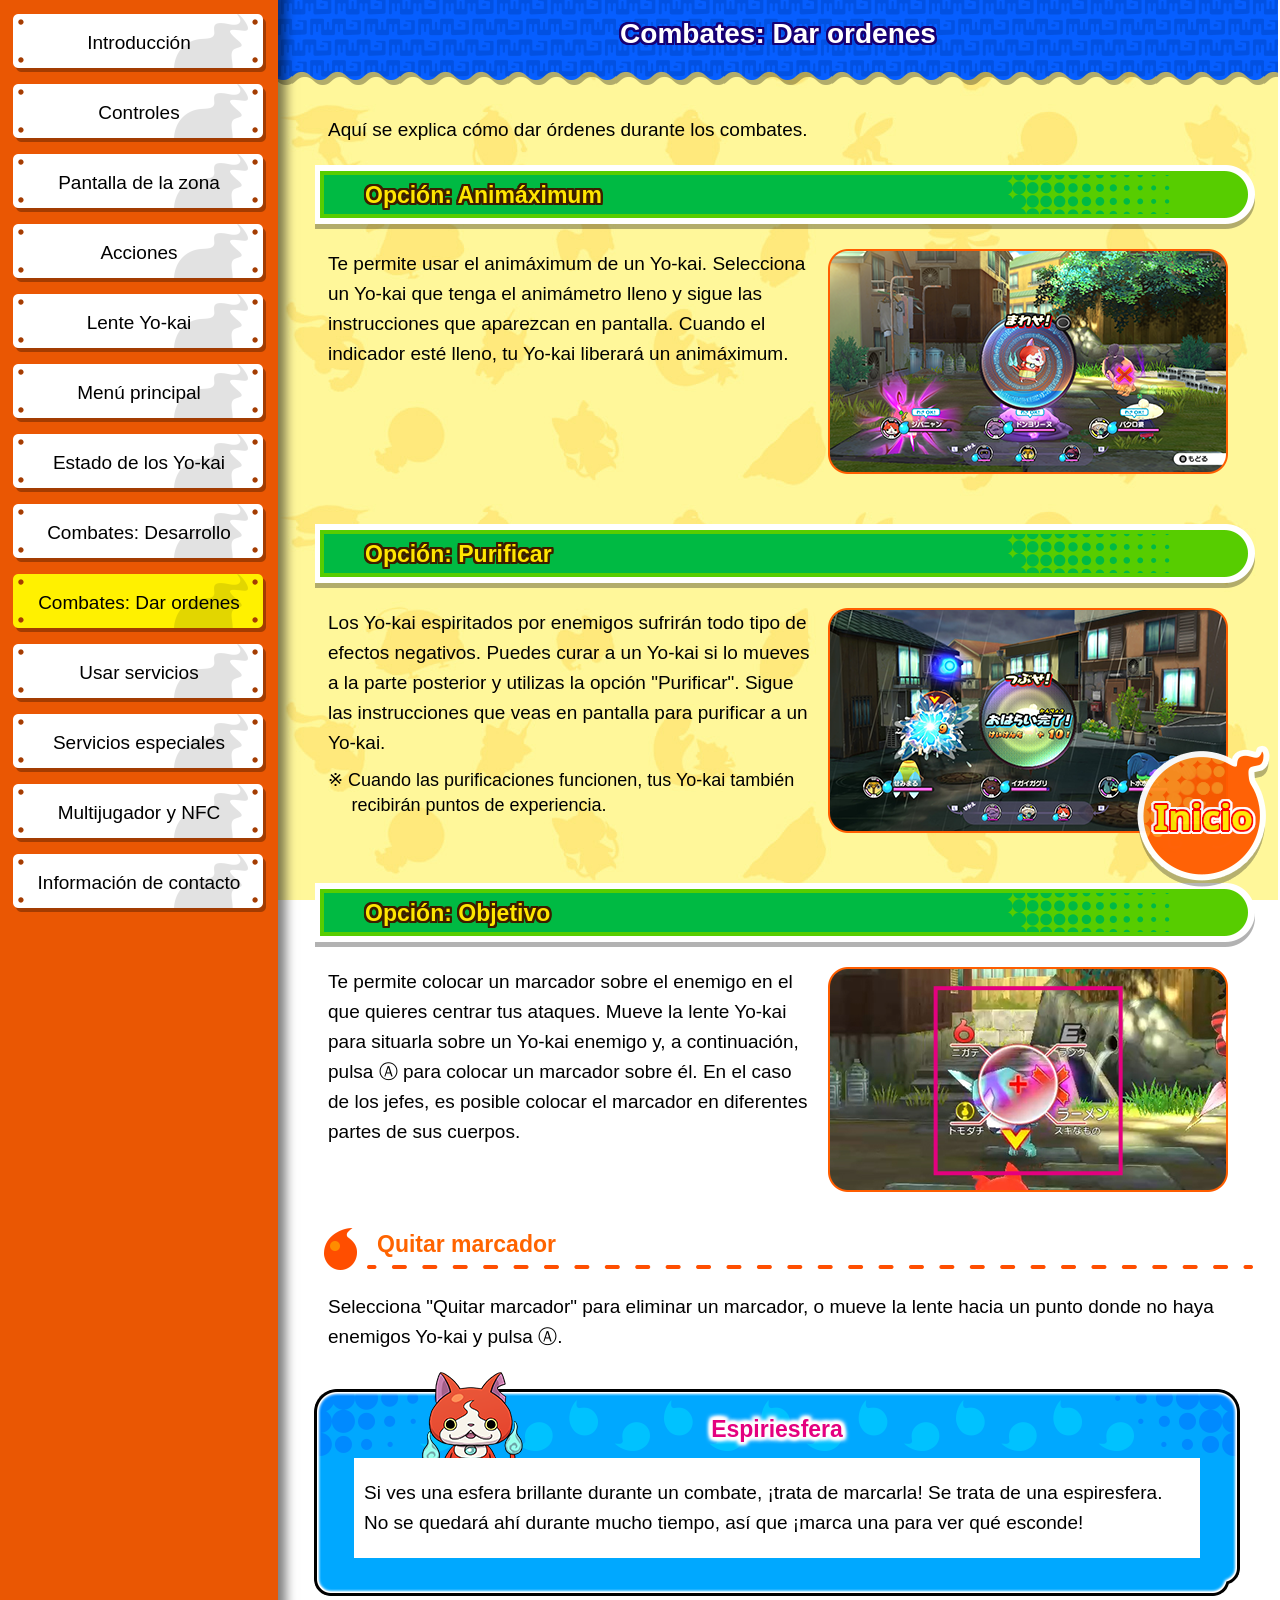
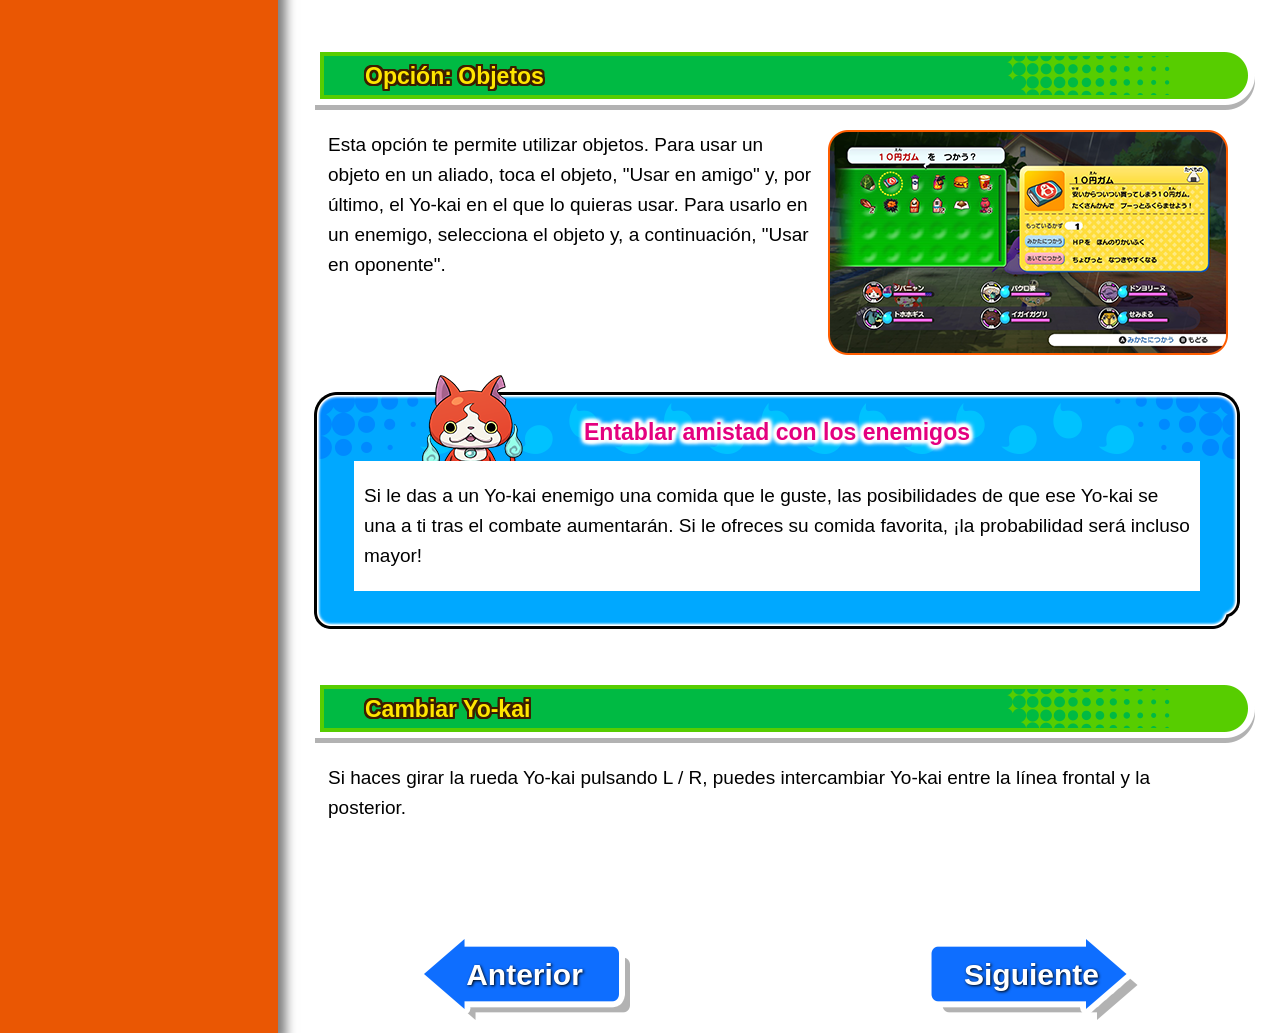
<file: page09.html>
<!DOCTYPE html>
<html lang="es">

<head>
    <meta charset="UTF-8" />
    <meta http-equiv="Content-Script-Type" content="text/javascript">
    <meta name="robots" content="noindex,nofollow">
    <meta name="viewport" content="width=1280,user-scalable=no">
    <meta name="description" content="" />
    <meta name="keywords" content="" />
    <title>Manual Yo-kai Watch 1 para Nintendo Switch</title>
    <link rel="stylesheet" href="common/css/q-reset.css">
    <link rel="stylesheet" href="common/css/new_style.css">
    <link rel="icon" href="common/img/favicon.ico">
    <script src="common/js/jquery-2.2.4.min.js"></script>
    <script src="common/js/run.js"></script>
</head>

<body>
    <main id="main">
        <nav id="nav">
            <ul>
                <li class="index"><a href="index.html">Introducción</a></li>
                <li class="page02"><a href="page02.html">Controles</a></li>
                <li class="page03"><a href="page03.html">Pantalla de la zona</a></li>
                <li class="page04"><a href="page04.html">Acciones</a></li>
                <li class="page05"><a href="page05.html">Lente Yo-kai</a></li>
                <li class="page06"><a href="page06.html">Menú principal</a></li>
                <li class="page07"><a href="page07.html">Estado de los Yo-kai</a></li>
                <li class="page08"><a href="page08.html">Combates: Desarrollo</a></li>
                <li class="page09"><a href="page09.html">Combates: Dar ordenes</a></li>
                <li class="page10"><a href="page10.html">Usar servicios</a></li>
                <li class="page11"><a href="page11.html">Servicios especiales</a></li>
                <li class="page12"><a href="page12.html">Multijugador y NFC</a></li>
                <li class="page13"><a href="page13.html">Información de contacto</a></li>
            </ul>
        </nav>
        <article id="article" data-page="page09">
            <div class="wrap">
                <header id="header">
                    <h1>Combates: Dar ordenes</h1>
                </header>
                <div id="inner">
                    <section class="sec">
                        <p class="txt">Aquí se explica cómo dar órdenes durante los combates.</p>
                        <h2>Opción: Animáximum</h2>
                        <div class="flxBox">
                            <div>
                                <p class="txt">Te permite usar el animáximum de un Yo-kai. Selecciona un Yo-kai que tenga el animámetro lleno y sigue las instrucciones que aparezcan en pantalla. Cuando el indicador esté lleno, tu Yo-kai liberará un animáximum.
</p>
                            </div>
                            <img src="./common/img/09_01.png" class="deco" alt="">
                        </div>
                    </section>
                    <section class="sec">
                        <h2>Opción: Purificar</h2>
                        <div class="flxBox">
                            <div>
                                <p class="txt mb10">Los Yo-kai espiritados por enemigos sufrirán todo tipo de efectos negativos. Puedes curar a un Yo-kai si lo mueves a la parte posterior y utilizas la opción "Purificar". Sigue las instrucciones que veas en pantalla para purificar a un Yo-kai.</p>
                                <p class="notice">※ Cuando las purificaciones funcionen, tus Yo-kai también recibirán puntos de experiencia.</p>
                            </div>
                            <img src="common/img/09_02.png" class="deco" alt="">
                        </div>
                    </section>
                    <section class="sec">
                        <h2>Opción: Objetivo</h2>
                        <div class="flxBox">
                            <div>
                                <p class="txt">Te permite colocar un marcador sobre el enemigo en el que quieres centrar tus ataques. Mueve la lente Yo-kai para situarla sobre un Yo-kai enemigo y, a continuación, pulsa Ⓐ para colocar un marcador sobre él. En el caso de los jefes, es posible colocar el marcador en diferentes partes de sus cuerpos.</p>
                            </div>
                            <img src="common/img/09_03.png" class="deco" alt="">
                        </div>
                        <h3>Quitar marcador</h3>
                        <p class="txt">Selecciona "Quitar marcador" para eliminar un marcador, o mueve la lente hacia un punto donde no haya enemigos Yo-kai y pulsa Ⓐ.</p>
                        <div class="notice__wrap">
                            <p class="column_ttl">Espiriesfera</p>
                            <p class="txt">Si ves una esfera brillante durante un combate, ¡trata de marcarla! Se trata de una espiresfera. No se quedará ahí durante mucho tiempo, así que ¡marca una para ver qué esconde!</p>
                        </div>
                    </section>
                    <section class="sec">
                        <h2>Opción: Objetos</h2>
                        <div class="flxBox">
                            <div>
                                <p class="txt">Esta opción te permite utilizar objetos. Para usar un objeto en un aliado, toca el objeto, "Usar en amigo" y, por último, el Yo-kai en el que lo quieras usar. Para usarlo en un enemigo, selecciona el objeto y, a continuación, "Usar en oponente".</p>
                            </div>
                            <img src="common/img/09_04.png" class="deco" alt="">
                        </div>
                        <div class="notice__wrap">
                            <p class="column_ttl">Entablar amistad con los enemigos</p>
                            <p class="txt">Si le das a un Yo-kai enemigo una comida que le guste, las posibilidades de que ese Yo-kai se una a ti tras el combate aumentarán. Si le ofreces su comida favorita, ¡la probabilidad será incluso mayor!</p>
                        </div>
                    </section>
                    <section class="sec">
                        <h2>Cambiar Yo-kai</h2>
                        <p class="txt">Si haces girar la rueda Yo-kai pulsando L / R, puedes intercambiar Yo-kai entre la línea frontal y la posterior.</p>
                    </section>
                </div>
            </div>
            <footer id="footer">
                <p class="pageTopWrap"><a href="" class="pageTop"><img src="common/img/btn_pagetop.png" width="133" height="142" alt="Inicio"></a></p>
                <ul>
                    <li class="prev"><a href="javascript:void(0)" class="pager_li" onclick="onLink(-1)">Anterior</a></li>
                    <li class="next"><a href="javascript:void(0)" class="pager_li" onclick="onLink(1)">Siguiente</a></li>
                </ul>
            </footer>
        </article>
    </main>
</body>

</html>
</file>
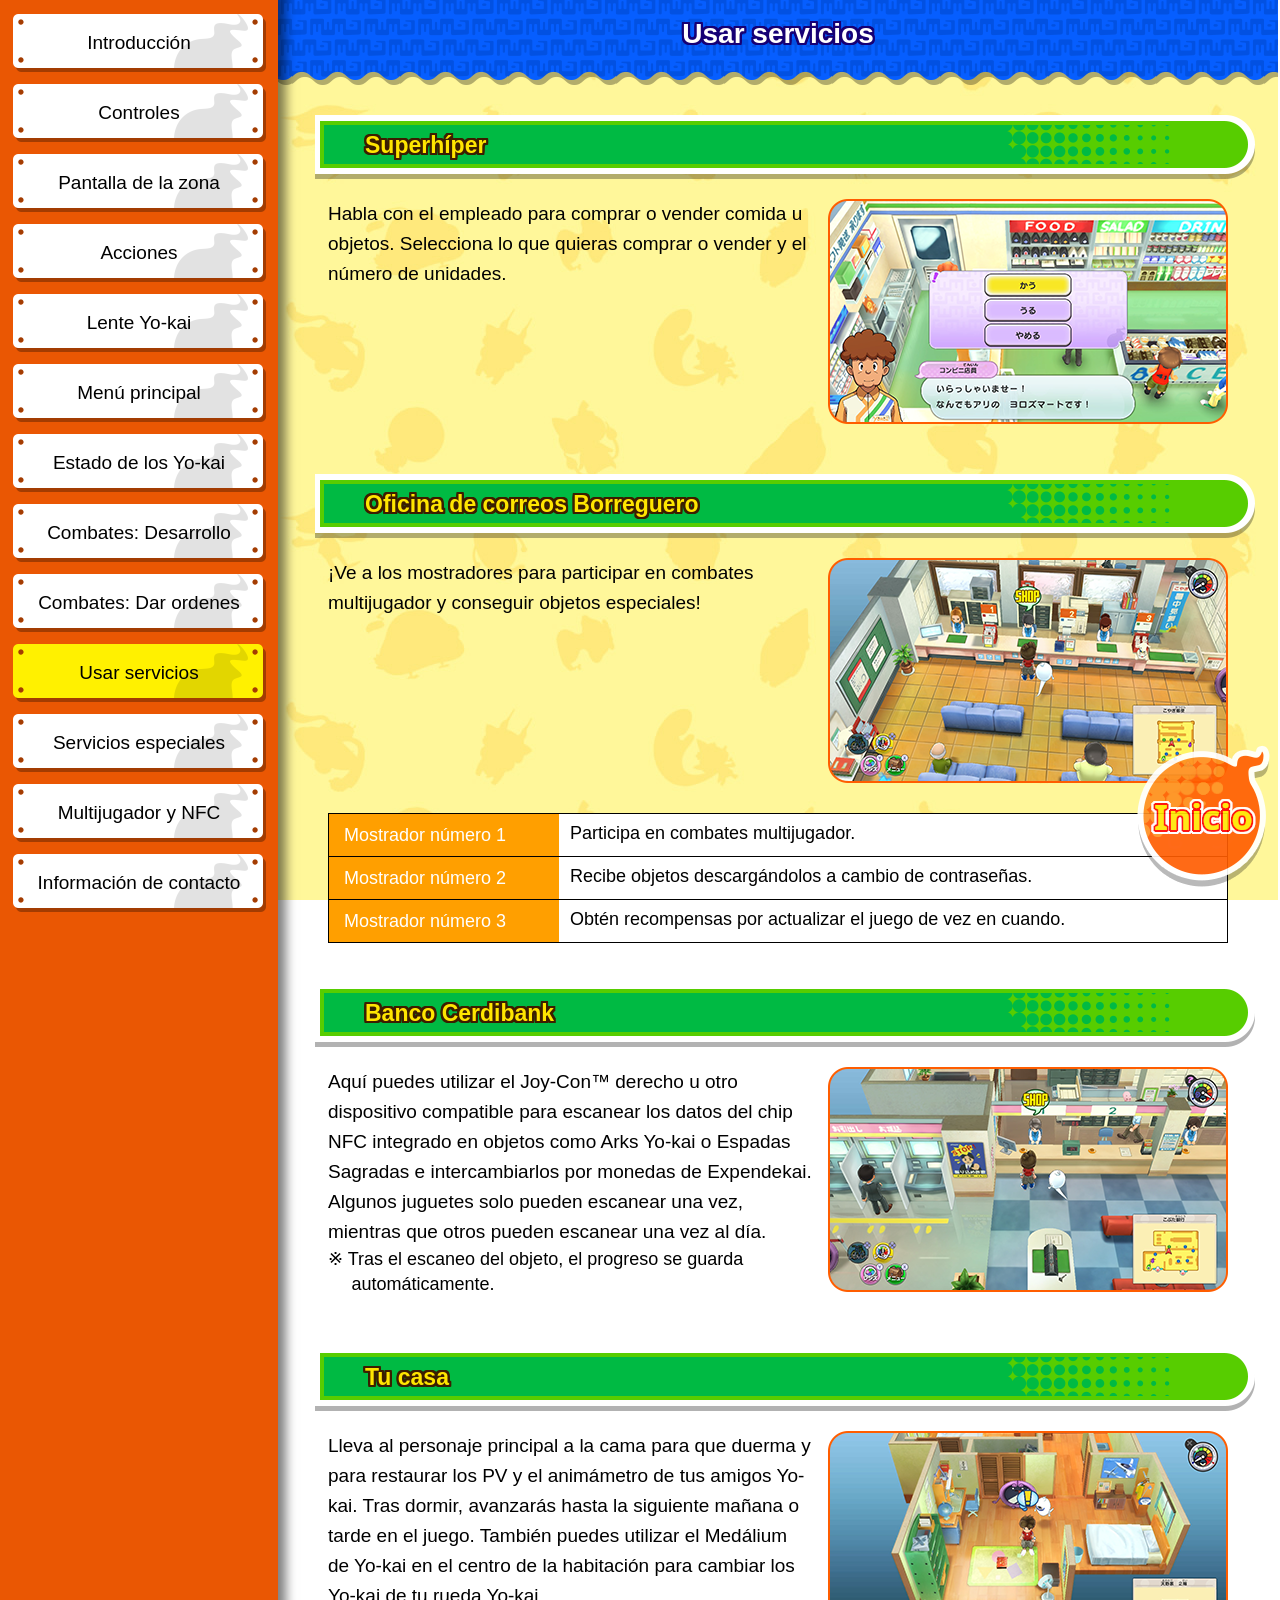
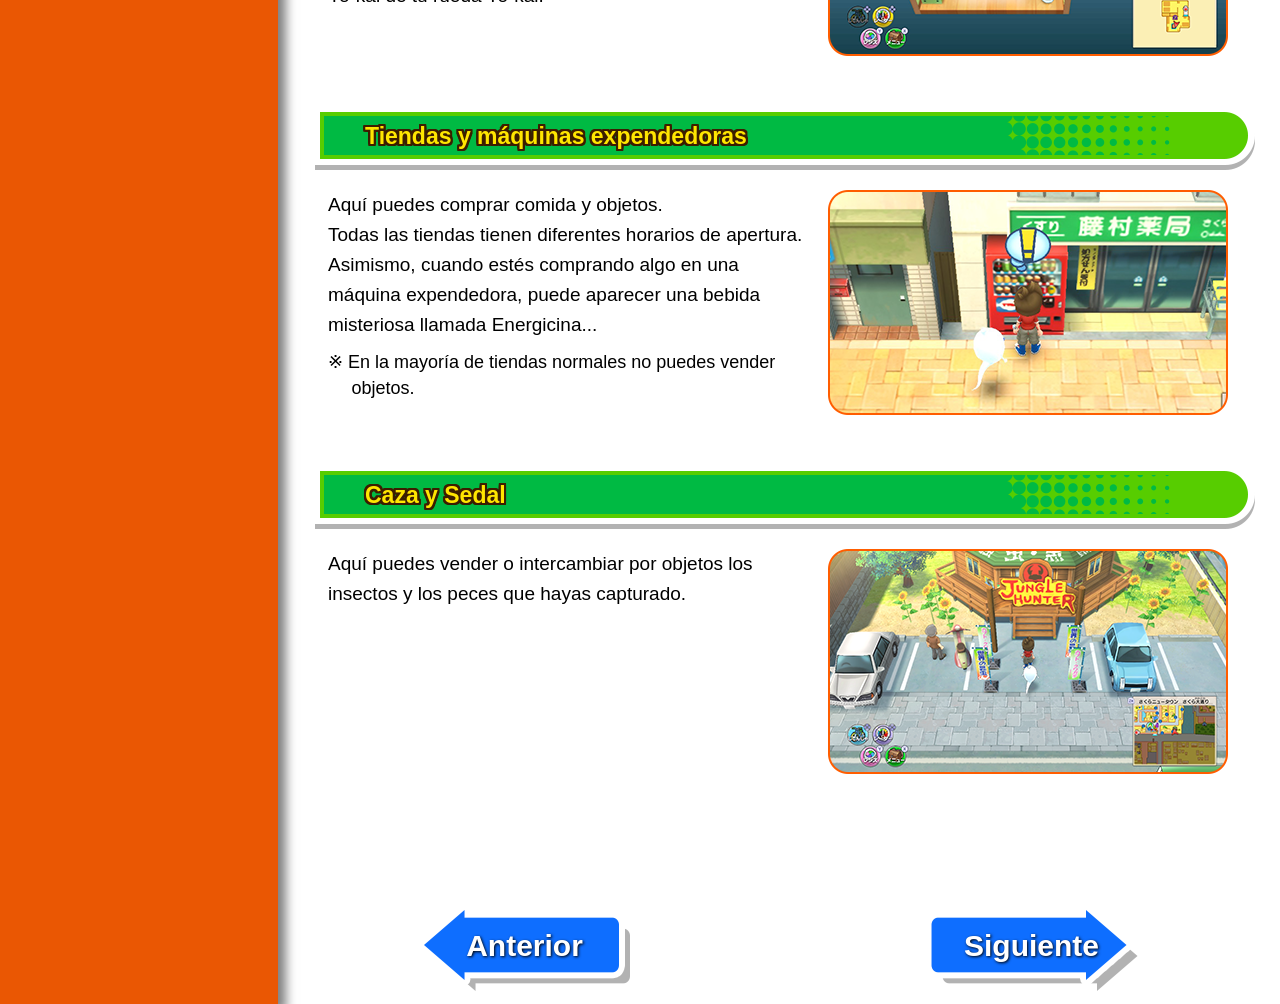
<file: page10.html>
<!DOCTYPE html>
<html lang="es">

<head>
    <meta charset="UTF-8" />
    <meta http-equiv="Content-Script-Type" content="text/javascript">
    <meta name="robots" content="noindex,nofollow">
    <meta name="viewport" content="width=1280,user-scalable=no">
    <meta name="description" content="" />
    <meta name="keywords" content="" />
    <title>Manual Yo-kai Watch 1 para Nintendo Switch</title>
    <link rel="stylesheet" href="common/css/q-reset.css">
    <link rel="stylesheet" href="common/css/new_style.css">
    <link rel="icon" href="common/img/favicon.ico">
    <script src="common/js/jquery-2.2.4.min.js"></script>
    <script src="common/js/run.js"></script>
</head>

<body>
    <main id="main">
        <nav id="nav">
            <ul>
                <li class="index"><a href="index.html">Introducción</a></li>
                <li class="page02"><a href="page02.html">Controles</a></li>
                <li class="page03"><a href="page03.html">Pantalla de la zona</a></li>
                <li class="page04"><a href="page04.html">Acciones</a></li>
                <li class="page05"><a href="page05.html">Lente Yo-kai</a></li>
                <li class="page06"><a href="page06.html">Menú principal</a></li>
                <li class="page07"><a href="page07.html">Estado de los Yo-kai</a></li>
                <li class="page08"><a href="page08.html">Combates: Desarrollo</a></li>
                <li class="page09"><a href="page09.html">Combates: Dar ordenes</a></li>
                <li class="page10"><a href="page10.html">Usar servicios</a></li>
                <li class="page11"><a href="page11.html">Servicios especiales</a></li>
                <li class="page12"><a href="page12.html">Multijugador y NFC</a></li>
                <li class="page13"><a href="page13.html">Información de contacto</a></li>
            </ul>
        </nav>
        <article id="article" data-page="page10">
            <div class="wrap">
                <header id="header">
                    <h1>Usar servicios</h1>
                </header>
                <div id="inner">
                    <section class="sec">
                        <h2>Superhíper</h2>
                        <div class="flxBox">
                            <div class="txt">
                                <p>Habla con el empleado para comprar o vender comida u objetos. Selecciona lo que quieras comprar o vender y el número de unidades.</p>
                            </div>
                            <img src="common/img/10_01.png" class="deco" alt="">
                        </div>
                    </section>
                    <section class="sec">
                        <h2>Oficina de correos Borreguero</h2>
                        <div class="flxBox mb30">
                            <div>
                                <p class="txt">¡Ve a los mostradores para participar en combates multijugador y conseguir objetos especiales!</p>
                            </div>
                            <img src="common/img/10_02.png" class="deco" alt="">
                        </div>
                        <table class="basicTbl">
                            <tbody>
                                <tr>
                                    <th>Mostrador número 1</th>
                                    <td>Participa en combates multijugador.</td>
                                </tr>
                                <tr>
                                    <th>Mostrador número 2</th>
                                    <td>Recibe objetos descargándolos a cambio de contraseñas.</td>
                                </tr>
                                <tr>
                                    <th>Mostrador número 3</th>
                                    <td>Obtén recompensas por actualizar el juego de vez en cuando.</td>

                            </tbody>
                        </table>
                    </section>
                    <section class="sec">
                        <h2>Banco Cerdibank</h2>
                        <div class="flxBox">
                            <div class="txt">
                                <p>Aquí puedes utilizar el Joy-Con™ derecho u otro dispositivo compatible para escanear los datos del chip NFC integrado en objetos como Arks Yo-kai o Espadas Sagradas e intercambiarlos por monedas de Expendekai. Algunos juguetes solo pueden escanear una vez, mientras que otros pueden escanear una vez al día.</p>
                                <p class="notice">※ Tras el escaneo del objeto, el progreso se guarda automáticamente.</p>
                            </div>
                            <img src="common/img/10_03.png" class="deco" alt="">
                        </div>
                    </section>
                    <section class="sec">
                        <h2>Tu casa</h2>
                        <div class="flxBox">
                            <div class="txt">
                                <p>Lleva al personaje principal a la cama para que duerma y para restaurar los PV y el animámetro de tus amigos Yo-kai. Tras dormir, avanzarás hasta la siguiente mañana o tarde en el juego. También puedes utilizar el Medálium de Yo-kai en el centro de la habitación para cambiar los Yo-kai de tu rueda Yo-kai.</p>
                            </div>
                            <img src="common/img/10_04.png" class="deco" alt="">
                        </div>
                    </section>
                    <section class="sec">
                        <h2>Tiendas y máquinas expendedoras</h2>
                        <div class="flxBox">
                            <div class="txt">
                                <p class="mb10">Aquí puedes comprar comida y objetos.<br>Todas las tiendas tienen diferentes horarios de apertura. Asimismo, cuando estés comprando algo en una máquina expendedora, puede aparecer una bebida misteriosa llamada Energicina...</p>
                                <p class="notice">※ En la mayoría de tiendas normales no puedes vender objetos.</p>
                            </div>
                            <img src="common/img/10_05.png" class="deco" alt="">
                        </div>
                    </section>
                    <section class="sec">
                        <h2>Caza y Sedal</h2>
                        <div class="flxBox">
                            <div class="txt">
                                <p>Aquí puedes vender o intercambiar por objetos los insectos y los peces que hayas capturado.</p>
                            </div>
                            <img src="common/img/10_06.png" class="deco" alt="">
                        </div>
                    </section>
                </div>
            </div>
            <footer id="footer">
                <p class="pageTopWrap"><a href="" class="pageTop"><img src="common/img/btn_pagetop.png" width="133" height="142" alt="Inicio"></a></p>
                <ul>
                    <li class="prev"><a href="javascript:void(0)" class="pager_li" onclick="onLink(-1)">Anterior</a></li>
                    <li class="next"><a href="javascript:void(0)" class="pager_li" onclick="onLink(1)">Siguiente</a></li>
                </ul>
            </footer>
        </article>
    </main>
</body>

</html>
</file>
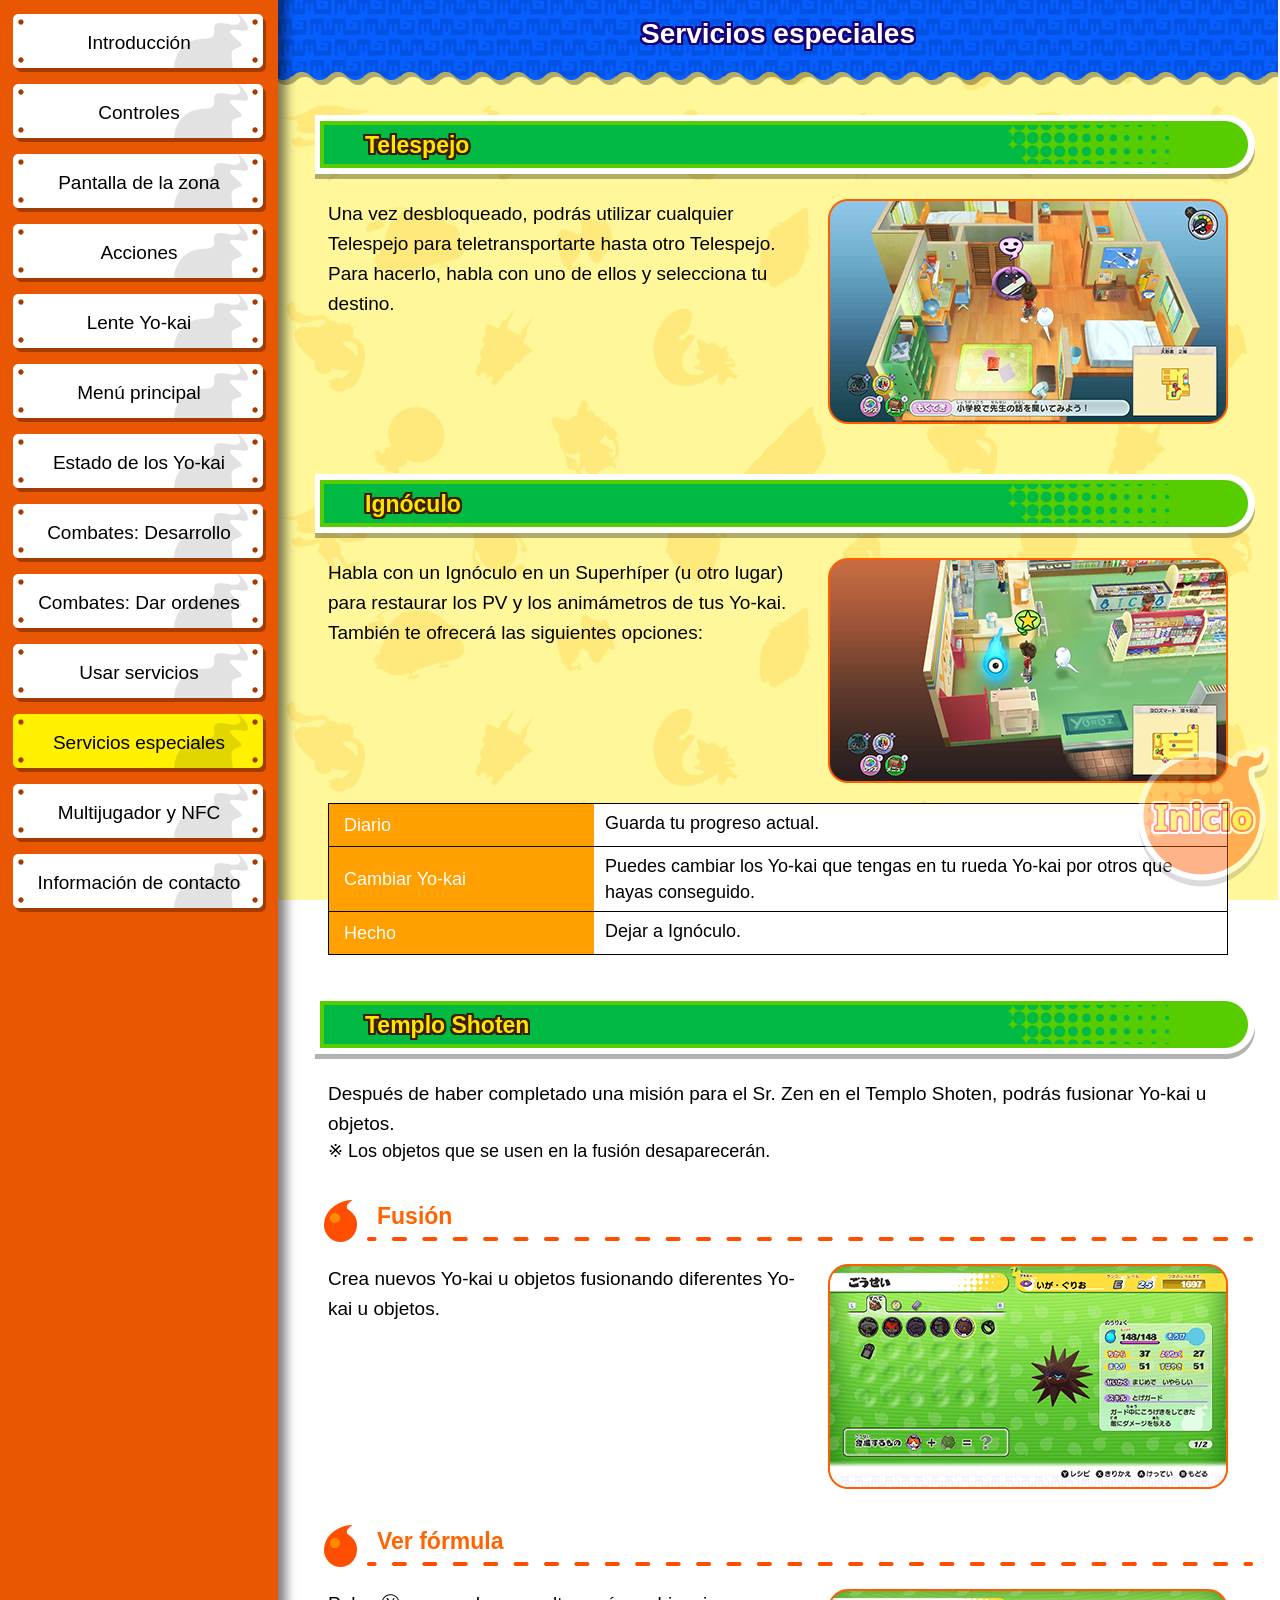
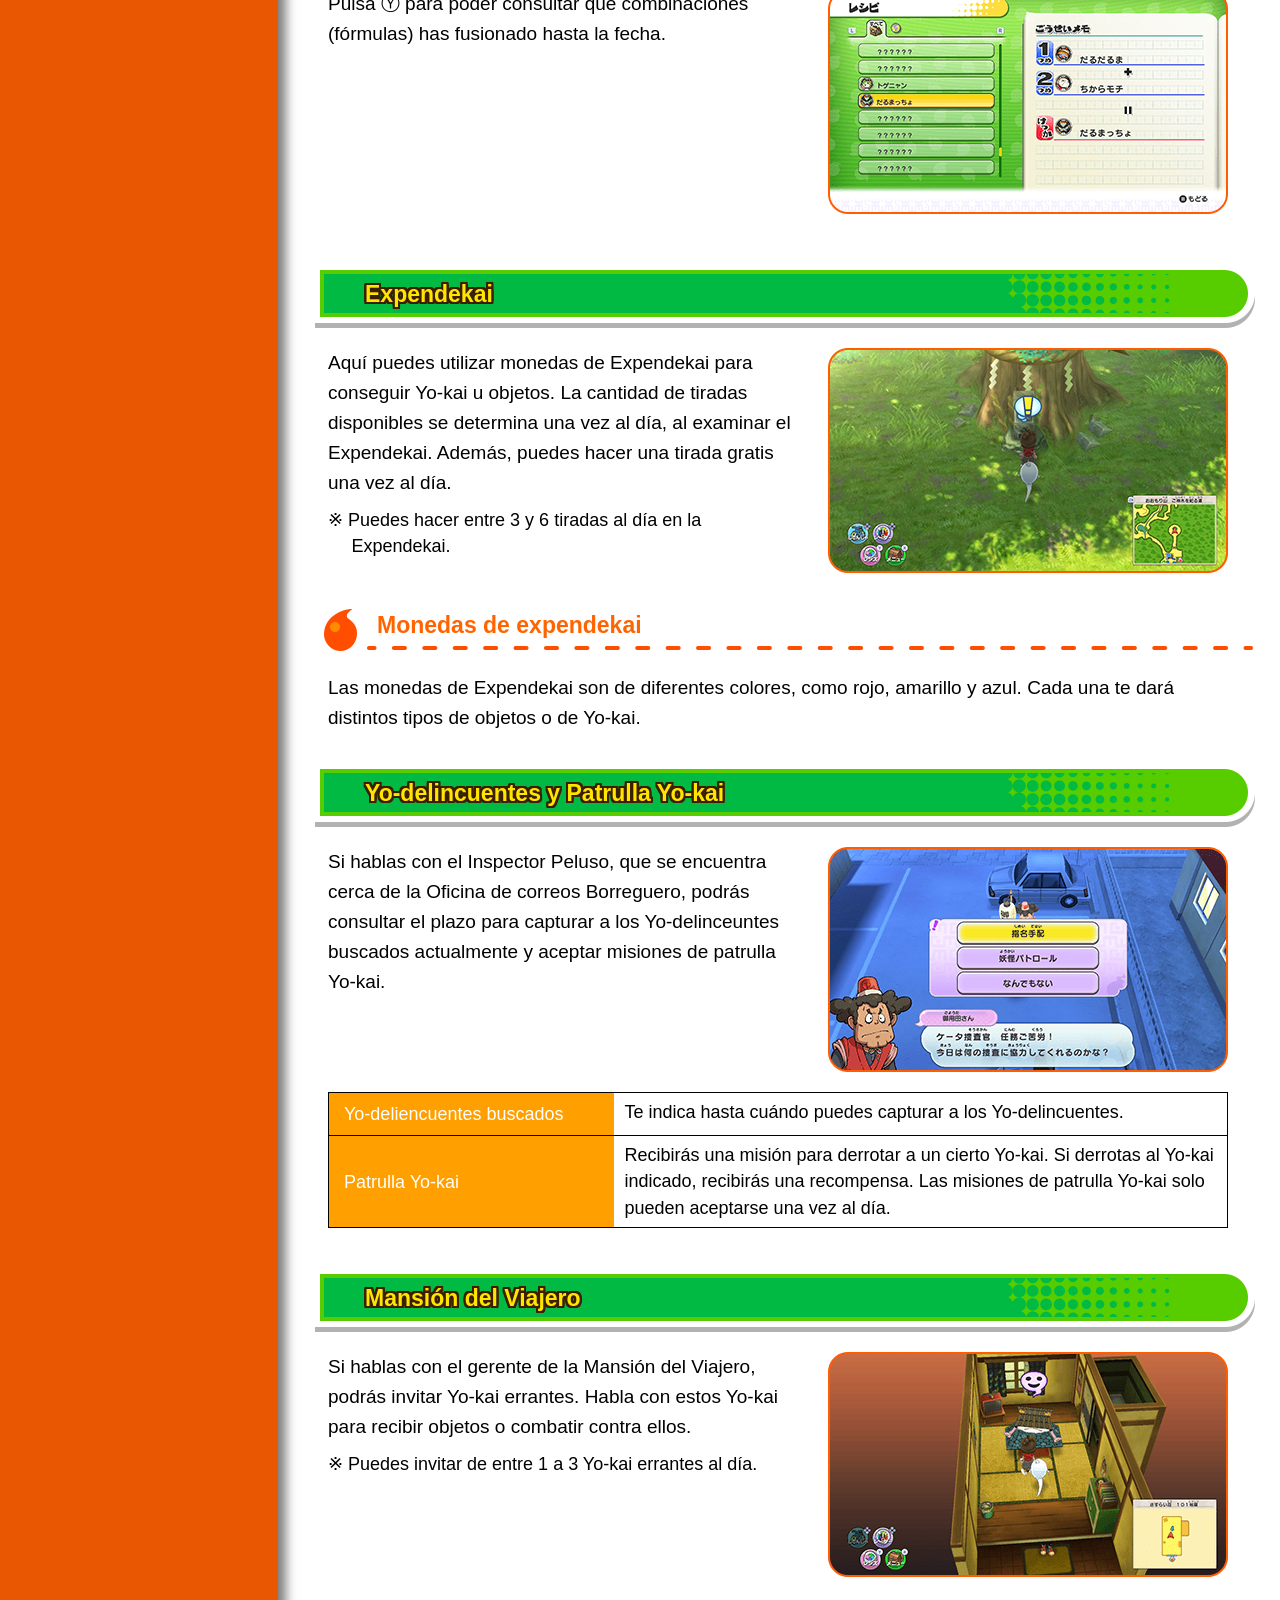
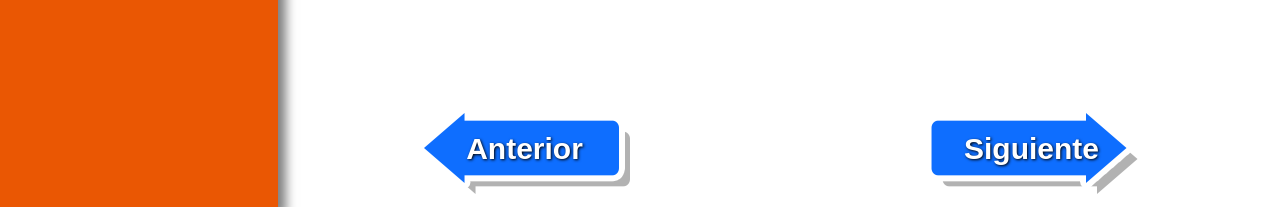
<file: page11.html>
<!DOCTYPE html>
<html lang="es">

<head>
    <meta charset="UTF-8" />
    <meta http-equiv="Content-Script-Type" content="text/javascript">
    <meta name="robots" content="noindex,nofollow">
    <meta name="viewport" content="width=1280,user-scalable=no">
    <meta name="description" content="" />
    <meta name="keywords" content="" />
    <title>Manual Yo-kai Watch 1 para Nintendo Switch</title>
    <link rel="stylesheet" href="common/css/q-reset.css">
    <link rel="stylesheet" href="common/css/new_style.css">
    <link rel="icon" href="common/img/favicon.ico">
    <script src="common/js/jquery-2.2.4.min.js"></script>
    <script src="common/js/run.js"></script>
</head>

<body>
    <main id="main">
        <nav id="nav">
            <ul>
                <li class="index"><a href="index.html">Introducción</a></li>
                <li class="page02"><a href="page02.html">Controles</a></li>
                <li class="page03"><a href="page03.html">Pantalla de la zona</a></li>
                <li class="page04"><a href="page04.html">Acciones</a></li>
                <li class="page05"><a href="page05.html">Lente Yo-kai</a></li>
                <li class="page06"><a href="page06.html">Menú principal</a></li>
                <li class="page07"><a href="page07.html">Estado de los Yo-kai</a></li>
                <li class="page08"><a href="page08.html">Combates: Desarrollo</a></li>
                <li class="page09"><a href="page09.html">Combates: Dar ordenes</a></li>
                <li class="page10"><a href="page10.html">Usar servicios</a></li>
                <li class="page11"><a href="page11.html">Servicios especiales</a></li>
                <li class="page12"><a href="page12.html">Multijugador y NFC</a></li>
                <li class="page13"><a href="page13.html">Información de contacto</a></li>

            </ul>
        </nav>
        <article id="article" data-page="page11">
            <div class="wrap">
                <header id="header">
                    <h1>Servicios especiales</h1>
                </header>
                <div id="inner">
                    <section class="sec">
                        <h2>Telespejo</h2>
                        <div class="flxBox">
                            <div class="txt"><p>Una vez desbloqueado, podrás utilizar cualquier Telespejo para teletransportarte hasta otro Telespejo. Para hacerlo, habla con uno de ellos y selecciona tu destino.</p></div>
                            <img src="./common/img/11_01.png" alt="" class="hikidashi">
                        </div>
                    </section>
                    <section class="sec">
                        <h2>Ignóculo</h2>
                        <div class="flxBox">
                            <div class="txt"><p>Habla con un Ignóculo en un Superhíper (u otro lugar) para restaurar los PV y los animámetros de tus Yo-kai. También te ofrecerá las siguientes opciones:</p></div>
                            <img src="./common/img/11_02.png" alt="" class="hikidashi">
                        </div>
                        <table class="basicTbl icn">
                            <tbody>
                                <tr>
                                    <th>Diario</th>
                                    <td>Guarda tu progreso actual.</td>
                                </tr>
                                <tr>
                                    <th>Cambiar Yo-kai</th>
                                    <td>Puedes cambiar los Yo-kai que tengas en tu rueda Yo-kai por otros que hayas conseguido.</td>
                                </tr>
                                <tr>
                                    <th>Hecho</th>
                                    <td>Dejar a Ignóculo.</td>
                                </tr>
                            </tbody>
                        </table>
                    </section>
                    <section class="sec">
                        <h2>Templo Shoten</h2>
                        <p class="txt">Después de haber completado una misión para el Sr. Zen en el Templo Shoten, podrás fusionar Yo-kai u objetos.</p>
                                <p class="notice">※ Los objetos que se usen en la fusión desaparecerán.</p>
                        <h3>Fusión</h3>
                        <div class="flxBox">
                            <div class="txt">
                                <p>Crea nuevos Yo-kai u objetos fusionando diferentes Yo-kai u objetos.</p>
                            </div>
                            <img src="common/img/11_03.png" class="deco" alt="">
                        </div>
                        <h3>Ver fórmula</h3>
                        <div class="flxBox">
                            <div class="txt">
                                <p>Pulsa Ⓨ para poder consultar qué combinaciones (fórmulas) has fusionado hasta la fecha.</p>
                            </div>
                            <img src="common/img/11_04.png" class="deco" alt="">
                        </div>
                    </section>
                    <section class="sec">
                        <h2>Expendekai</h2>
                        <div class="flxBox">
                            <div class="txt">
                                <p class="txt mb10">Aquí puedes utilizar monedas de Expendekai para conseguir Yo-kai u objetos. La cantidad de tiradas disponibles se determina una vez al día, al examinar el Expendekai. Además, puedes hacer una tirada gratis una vez al día.
</p>
                                <p class="notice">※ Puedes hacer entre 3 y 6 tiradas al día en la Expendekai.</p>
                            </div>
                            <img src="common/img/11_05.png" class="deco" alt="">
                        </div>
                        <h3>Monedas de expendekai</h3>
                        <p class="txt">Las monedas de Expendekai son de diferentes colores, como rojo, amarillo y azul. Cada una te dará distintos tipos de objetos o de Yo-kai.</p>
                    </section>
                    <section class="sec">
                        <h2>Yo-delincuentes y Patrulla Yo-kai</h2>
                        <div class="flxBox">
                            <div class="txt">
                                <p class="txt">Si hablas con el Inspector Peluso, que se encuentra cerca de la Oficina de correos Borreguero, podrás consultar el plazo para capturar a los Yo-delinceuntes buscados actualmente y aceptar misiones de patrulla Yo-kai.</p>
                            </div>
                            <img src="common/img/11_06.png" class="deco" alt="">
                        </div>
                        <table class="basicTbl icn">
                            <tbody>
                                <tr>
                                    <th>Yo-deliencuentes buscados</th>
                                    <td>Te indica hasta cuándo puedes capturar a los Yo-delincuentes.</td>
                                </tr>
                                <tr>
                                    <th>Patrulla Yo-kai</th>
                                    <td>Recibirás una misión para derrotar a un cierto Yo-kai. Si derrotas al Yo-kai indicado, recibirás una recompensa. Las misiones de patrulla Yo-kai solo pueden aceptarse una vez al día.</td>
                                </tr>
                            </tbody>
                        </table>
                    </section>
                    <section class="sec">
                        <h2>Mansión del Viajero</h2>
                        <div class="flxBox">
                            <div class="txt">
                                <p class="txt mb10">Si hablas con el gerente de la Mansión del Viajero, podrás invitar Yo-kai errantes. Habla con estos Yo-kai para recibir objetos o combatir contra ellos.
</p>
                                <p class="notice">※ Puedes invitar de entre 1 a 3 Yo-kai errantes al día.</p>
                            </div>
                            <img src="common/img/11_07.png" class="deco" alt="">
                        </div>
                    </section>
                </div>
            </div>
            <footer id="footer">
                <p class="pageTopWrap"><a href="" class="pageTop"><img src="common/img/btn_pagetop.png" width="133" height="142" alt="Inicio"></a></p>
                <ul>
                    <li class="prev"><a href="javascript:void(0)" class="pager_li" onclick="onLink(-1)">Anterior</a></li>
                    <li class="next"><a href="javascript:void(0)" class="pager_li" onclick="onLink(1)">Siguiente</a></li>
                </ul>
            </footer>
        </article>
    </main>
</body>

</html>
</file>
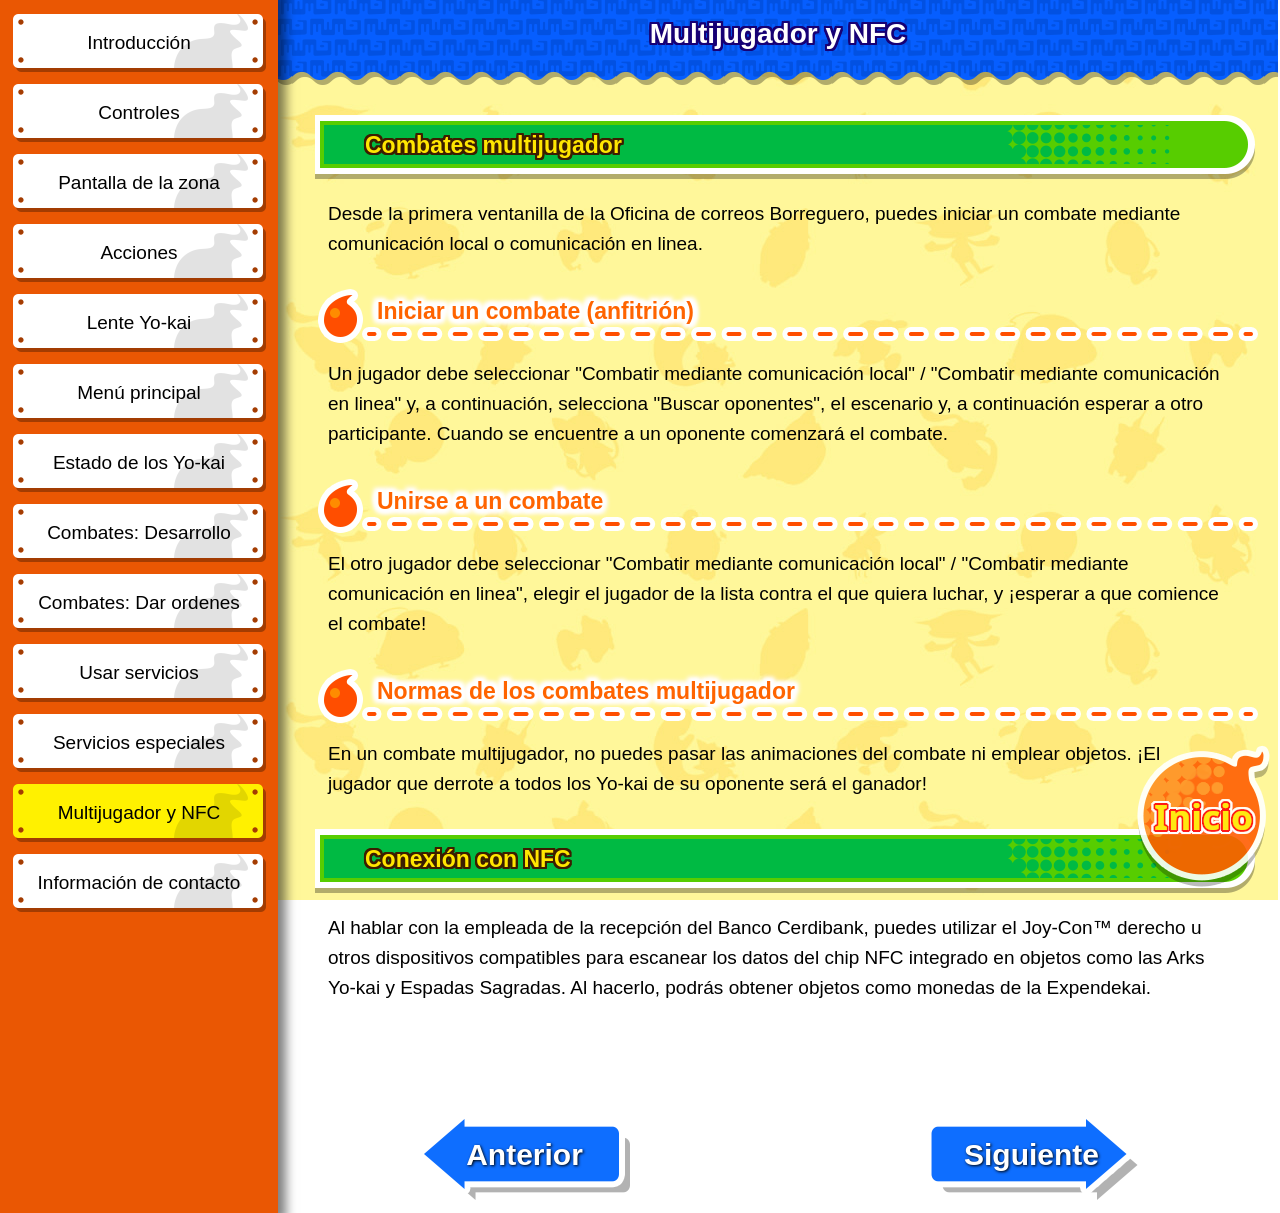
<file: page12.html>
<!DOCTYPE html>
<html lang="es">

<head>
    <meta charset="UTF-8" />
    <meta http-equiv="Content-Script-Type" content="text/javascript">
    <meta name="robots" content="noindex,nofollow">
    <meta name="viewport" content="width=1280,user-scalable=no">
    <meta name="description" content="" />
    <meta name="keywords" content="" />
    <title>Manual Yo-kai Watch 1 para Nintendo Switch</title>
    <link rel="stylesheet" href="common/css/q-reset.css">
    <link rel="stylesheet" href="common/css/new_style.css">
    <link rel="icon" href="common/img/favicon.ico">
    <script src="common/js/jquery-2.2.4.min.js"></script>
    <script src="common/js/run.js"></script>
</head>

<body>
    <main id="main">
        <nav id="nav">
            <ul>
                <li class="index"><a href="index.html">Introducción</a></li>
                <li class="page02"><a href="page02.html">Controles</a></li>
                <li class="page03"><a href="page03.html">Pantalla de la zona</a></li>
                <li class="page04"><a href="page04.html">Acciones</a></li>
                <li class="page05"><a href="page05.html">Lente Yo-kai</a></li>
                <li class="page06"><a href="page06.html">Menú principal</a></li>
                <li class="page07"><a href="page07.html">Estado de los Yo-kai</a></li>
                <li class="page08"><a href="page08.html">Combates: Desarrollo</a></li>
                <li class="page09"><a href="page09.html">Combates: Dar ordenes</a></li>
                <li class="page10"><a href="page10.html">Usar servicios</a></li>
                <li class="page11"><a href="page11.html">Servicios especiales</a></li>
                <li class="page12"><a href="page12.html">Multijugador y NFC</a></li>
                <li class="page13"><a href="page13.html">Información de contacto</a></li>
            </ul>
        </nav>
        <article id="article" data-page="page12">
            <div class="wrap">
                <header id="header">
                    <h1>Multijugador y NFC</h1>
                </header>
                <div id="inner">
                    <section class="sec">
                        <h2>Combates multijugador</h2>
                        <p class="txt">Desde la primera ventanilla de la Oficina de correos Borreguero, puedes iniciar un combate mediante comunicación local o comunicación en linea.</p>
                        <h3>Iniciar un combate (anfitrión)</h3>
                        <p class="txt">Un jugador debe seleccionar "Combatir mediante comunicación local" / "Combatir mediante comunicación en linea" y, a continuación, selecciona "Buscar oponentes", el escenario y, a continuación esperar a otro participante. Cuando se encuentre a un oponente comenzará el combate.</p>
                        <h3>Unirse a un combate</h3>
                        <p class="txt">El otro jugador debe seleccionar "Combatir mediante comunicación local" / "Combatir mediante comunicación en linea", elegir el jugador de la lista contra el que quiera luchar, y ¡esperar a que comience el combate!</p>
                        <h3>Normas de los combates multijugador</h3>
                        <p class="txt">En un combate multijugador, no puedes pasar las animaciones del combate ni emplear objetos. ¡El jugador que derrote a todos los Yo-kai de su oponente será el ganador!</p>
                    </section>
                    <section class="sec">
                        <h2>Conexión con NFC</h2>
                        <p class="txt">Al hablar con la empleada de la recepción del Banco Cerdibank, puedes utilizar el Joy-Con™ derecho u otros dispositivos compatibles para escanear los datos del chip NFC integrado en objetos como las Arks Yo-kai y Espadas Sagradas. Al hacerlo, podrás obtener objetos como monedas de la Expendekai.</p>
                    </section>
                </div>
            </div>
            <footer id="footer">
                <p class="pageTopWrap"><a href="" class="pageTop"><img src="common/img/btn_pagetop.png" width="133" height="142" alt="Inicio"></a></p>
                <ul>
                    <li class="prev"><a href="javascript:void(0)" class="pager_li" onclick="onLink(-1)">Anterior</a></li>
                    <li class="next"><a href="javascript:void(0)" class="pager_li" onclick="onLink(1)">Siguiente</a></li>
                </ul>
            </footer>
        </article>
    </main>
</body>

</html>
</file>
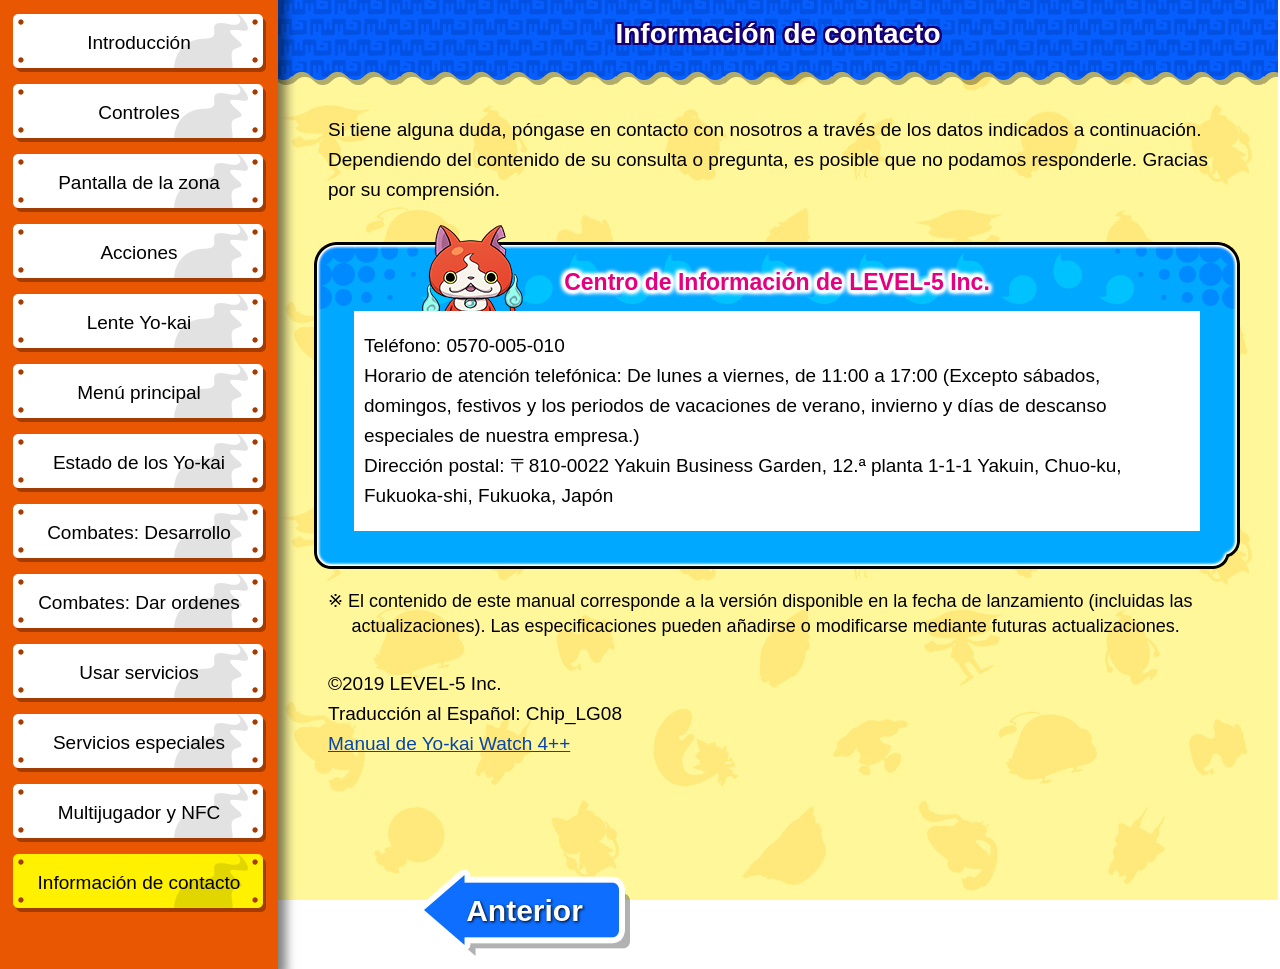
<file: page13.html>
<!DOCTYPE html>
<html lang="es">

<head>
    <meta charset="UTF-8" />
    <meta http-equiv="Content-Script-Type" content="text/javascript">
    <meta name="robots" content="noindex,nofollow">
    <meta name="viewport" content="width=1280,user-scalable=no">
    <meta name="description" content="" />
    <meta name="keywords" content="" />
    <title>Manual Yo-kai Watch 1 para Nintendo Switch</title>
    <link rel="stylesheet" href="common/css/q-reset.css">
    <link rel="stylesheet" href="common/css/new_style.css">
    <link rel="icon" href="common/img/favicon.ico">
    <script src="common/js/jquery-2.2.4.min.js"></script>
    <script src="common/js/run.js"></script>
</head>

<body>
    <main id="main">
        <nav id="nav">
            <ul>
                <li class="index"><a href="index.html">Introducción</a></li>
                <li class="page02"><a href="page02.html">Controles</a></li>
                <li class="page03"><a href="page03.html">Pantalla de la zona</a></li>
                <li class="page04"><a href="page04.html">Acciones</a></li>
                <li class="page05"><a href="page05.html">Lente Yo-kai</a></li>
                <li class="page06"><a href="page06.html">Menú principal</a></li>
                <li class="page07"><a href="page07.html">Estado de los Yo-kai</a></li>
                <li class="page08"><a href="page08.html">Combates: Desarrollo</a></li>
                <li class="page09"><a href="page09.html">Combates: Dar ordenes</a></li>
                <li class="page10"><a href="page10.html">Usar servicios</a></li>
                <li class="page11"><a href="page11.html">Servicios especiales</a></li>
                <li class="page12"><a href="page12.html">Multijugador y NFC</a></li>
                <li class="page13"><a href="page13.html">Información de contacto</a></li>
            </ul>
        </nav>
        <article id="article" data-page="page13">
            <div class="wrap">
                <header id="header">
                    <h1>Información de contacto</h1>
                </header>
                <div id="inner">
                    <section class="sec">
                        <p class="txt">Si tiene alguna duda, póngase en contacto con nosotros a través de los datos indicados a continuación. Dependiendo del contenido de su consulta o pregunta, es posible que no podamos responderle. Gracias por su comprensión.</p>
                        <div class="notice__wrap">
                            <p class="column_ttl">Centro de Información de LEVEL-5 Inc.</p>
                            <p class="txt">Teléfono: 0570-005-010<br>Horario de atención telefónica: De lunes a viernes, de 11:00 a 17:00 (Excepto sábados, domingos, festivos y los periodos de vacaciones de verano, invierno y días de descanso especiales de nuestra empresa.)<br>Dirección postal:
〒810-0022
Yakuin Business Garden, 12.ª planta
1-1-1 Yakuin, Chuo-ku, Fukuoka-shi, Fukuoka, Japón</p>
                        </div>
                        <p class="notice mb30">※ El contenido de este manual corresponde a la versión disponible en la fecha de lanzamiento (incluidas las actualizaciones). Las especificaciones pueden añadirse o modificarse mediante futuras actualizaciones.</p>
                        <p class="txt">&copy;2019 LEVEL-5 Inc.<br>Traducción al Español: Chip_LG08<br><a href="https://yo-kai-4-info-esp.github.io" style="color: #0645AD; text-decoration: underline;">Manual de Yo-kai Watch 4++</a></p>
                    </section>
                </div>
            </div>
            <footer id="footer">
                <p class="pageTopWrap"><a href="" class="pageTop"><img src="common/img/btn_pagetop.png" width="133" height="142" alt="Inicio"></a></p>
                <ul>
                    <li class="prev"><a href="javascript:void(0)" class="pager_li" onclick="onLink(-1)">Anterior</a></li>
                    <li class="non"></li>
                </ul>
            </footer>
        </article>
    </main>
</body>

</html>
</file>
<file: common/css/new_style.css>
.mt5 {margin-top: 5px !important;}
.mb5 {margin-bottom: 5px !important;}
.mt10 {margin-top: 10px !important;}
.mb10 {margin-bottom: 10px !important;}
.mt15 {margin-top: 15px !important;}
.mb15 {margin-bottom: 15px !important;}
.mr15 {margin-right: 15px !important;}
.mt20 {margin-top: 20px !important;}
.mb20 {margin-bottom: 20px !important;}
.mt30 {margin-top: 30px !important;}
.mb30 {margin-bottom: 30px !important;}
.mt40 {margin-top: 40px !important;}
.mb40 {margin-bottom: 40px !important;}
img {
    max-width: 100%;
}
body {
    width: 100%;
    /* font-family: 'Helvetica Neue', 'Helvetica', 'Hiragino Kaku Gothic Pro', 'ヒラギノ角ゴ Pro W3', 'メイリオ', 'Meiryo', 'ＭＳ Ｐゴシック', 'Helvetica Neue', 'Helvetica', 'Arial', sans-serif; */
    color: #000;
    font-size: 19px;
}
#main {
    width: 1280px;
    min-height: 100vh;
    margin: 0 auto;
    display: -webkit-box;
    display: -ms-flexbox;
    display: flex;
}

/* =============================
左カラムナビゲーション
============================= */
#nav {
    width: 278px;
    position: relative;
    z-index: 2;
    top: 0;
    padding-top: 14px;
    -webkit-box-shadow: 0 0 10px 8px rgba(0, 0, 0, .5);
            box-shadow: 0 0 10px 8px rgba(0, 0, 0, .5);
}
#nav::before {
    content: '';
    width: 100%;
    height: 100%;
    position: absolute;
    top: 0;
    left: 0;
    background:#ea5703;
    background-attachment: fixed;
    z-index: -1;
}
#nav ul li {
    margin:0 auto 12px auto;
    color: #000;
    font-size: 19px;
    line-height: 1.3;
    background: url('../img/bg_menu_btn.png') no-repeat left top;
    width: 253px;
    height: 58px;
    display: table;
    text-align: center;
}
#nav ul li.crrt {
    background-position: left -58px;
    position: relative;
}
#nav ul li span,
#nav ul li a {
    display: table-cell;
    vertical-align: middle;
}
#nav ul li.crrt a {
    pointer-events: none;
}

/* =============================
右カラム コンテンツ
============================= */
#article {
    width: 1000px;
    position: relative;
    /* margin-left: 280px; */
    /* background: url('../img/bg_conts_ptrn.png') repeat; */
    /* background-attachment: fixed; */
}
#article::before {
    content: '';
    width: 100%;
    height: 100%;
    position: absolute;
    top: 0;
    left: 0;
    background: url('../img/bg_conts_ptrn.jpg') repeat;
    background-attachment: fixed;
    z-index: -1;
}*
#header {
    height: 85px;
    position: relative;
    background: url('../img/bg_ttl_h1.png') repeat-x center top;
}
#header h1 {
    text-align: center;
    font-size: 28px;
    font-weight: bold;
    line-height: 1.15;
    color: #fff;
    text-shadow:
        #170075 2px 0px 0px, #170075 -2px 0px 0px,
        #170075 0px -2px 0px, #170075 0px 2px 0px,
        #170075 2px 2px 0px, #170075 -2px 2px 0px,
        #170075 2px -2px 0px, #170075 -2px -2px 0px,
        #170075 1px 2px 0px, #170075 -1px 2px 0px,
        #170075 1px -2px 0px, #170075 -1px -2px 0px,
        #170075 2px 1px 0px, #170075 -2px 1px 0px,
        #170075 2px -1px 0px, #170075 -2px -1px 0px,
        #170075 1px 1px 0px, #170075 -1px 1px 0px,
        #170075 1px -1px 0px, #170075 -1px -1px 0px;
    position: absolute;
    top: 40%;
    left: 0;
    right: 0;
    -webkit-transform: translateY(-50%);
            transform: translateY(-50%);
    padding: 0 70px;
}
#inner {
    width: 930px;
    min-height: calc(100vh - 277px);
    margin: 30px auto 0;
    padding-bottom: 100px;
}
.sec {
    padding: 0 15px 10px;
}
.txt {
    font-size: 19px;
    line-height: 30px;
}
.txt__red {
    color: #f00;
    font-weight: bold;
}
.notice {
    font-size: 18px;
    line-height: 1.4;
    text-indent: -1.3em;
    padding-left: 1.3em;
    padding-right: 15px;
}
ul > .notice {
    margin-top: 0;
}
/* .notice::before {
    content: "\203B";
    position: absolute;
    font-size: 19px;
    top: 0;
    left: 1em;
    line-height: 1.6;
} */
.flxBox .notice {
    /* padding: 0 0 0 1em; */
}
.flxBox .notice::before {
    left: 0;
}
.imgBox {
    text-align: center;
}
.flxBox {
    display: -webkit-box;
    display: -ms-flexbox;
    display: flex;
    -webkit-box-pack: justify;
        -ms-flex-pack: justify;
            justify-content: space-between;
    -webkit-box-align: start;-ms-flex-align: start;align-items: flex-start;
    margin-bottom: 20px;
}
.flxBox .txt {
    padding: 0 15px 0 0;
    -ms-flex-negative: 1;
        flex-shrink: 1;
}
.flxBox img {
    /* min-width: 400px; */
    display: block;
    -ms-flex-negative: 0;
        flex-shrink: 0;
}
/* .deco {
    border: 2px solid #dcc846;
} */
.dl_ttl {
    font-size: 20px;
    font-weight: bold;
    color: #d00909;
    margin-bottom: .5em;
}
.num__dl {
    padding: 0;
}
.num__dl dt {
    background-color: #fff;
    border: 2px solid #ff00ff;
    border-radius: 10px;
    padding: 0.12em;
}
.num__dl dt .ttl {
    font-size: 22px;
    color: #e4007f;
    font-weight: bold;
}
.num__dl dt .num {
    font-size: 20px;
    color: #fff;
    background-color: #e4007f;
    display: inline-block;
    padding: 8px 12px;
    border-radius: 8px;
    margin-right: .5em;
}
.num__dl dd {
    font-size: 20px;
    line-height: 1.5;
    margin: 0.7em .2em 1.0em;
}
.idt {
    text-indent: -1em;
    padding-left: 2em;
}
/* .notice__wrap {
    background: url('../img/bg_column.png') no-repeat center top;
    width: 928px;
    height: 328px;
    margin: 0 auto;
    padding: 20px 30px;
    position: relative;
    left: -14px;
    -webkit-box-sizing: border-box;
            box-sizing: border-box;
} */
.notice__wrap {
    position: relative;
    background: url('../img/bg_column_ptrn.png') repeat-y center 0;
    width: 926px;
    margin-top: 106px;
    margin-bottom: 48px;
    margin-left: auto;
    margin-right: auto;
    padding: 0 40px 10px;
    left: -14px;
    -webkit-box-sizing: border-box;
            box-sizing: border-box;
}
.notice__wrap::before {
    content: '';
    position: absolute;
    top: -86px;
    left: 0px;
    z-index: -1;
    background: url('../img/bg_column_top.png') no-repeat center top;
    width: 100%;
    height: 86px;
}
.notice__wrap::after {
    content: '';
    position: absolute;
    bottom: -28px;
    left: 0;
    z-index: -1;
    background: url('../img/bg_column_btm.png') no-repeat center top;
    width: 100%;
    height: 28px;
}
.notice__wrap .txt,
.notice__wrap .deco {
            background-color: #fff;
            padding: 20px 10px;
}

/* =============================
パーツ 見出し
============================= */
h2 {
    width: 940px;
    height: 64px;
    line-height: 60px;
    color: #ffe600;
    text-align: center;
    font-size: 23px;
    font-weight: bold;
    margin: 20px 0;
    position: relative;
    left: -13px;
    background: url('../img/bg_ttl_h2.png') no-repeat center top;
    text-shadow:
        #3c1e00 2px 0px 0px, #3c1e00 -2px 0px 0px,
        #3c1e00 0px -2px 0px, #3c1e00 0px 2px 0px,
        #3c1e00 2px 2px 0px, #3c1e00 -2px 2px 0px,
        #3c1e00 2px -2px 0px, #3c1e00 -2px -2px 0px,
        #3c1e00 1px 2px 0px, #3c1e00 -1px 2px 0px,
        #3c1e00 1px -2px 0px, #3c1e00 -1px -2px 0px,
        #3c1e00 2px 1px 0px, #3c1e00 -2px 1px 0px,
        #3c1e00 2px -1px 0px, #3c1e00 -2px -1px 0px,
        #3c1e00 1px 1px 0px, #3c1e00 -1px 1px 0px,
        #3c1e00 1px -1px 0px, #3c1e00 -1px -1px 0px;
    padding-left: 50px;
    -webkit-box-sizing: border-box;
            box-sizing: border-box;
    text-align: left;
}
h3 {
    color: #ff6400;
    width: 941px;
    height: 55px;
    line-height: 45px;
    background: url('../img/bg_ttl_h3.png') no-repeat left bottom;
    text-align: left;
    font-size: 23px;
    font-weight: bold;
    position: relative;
    left: -11px;
    margin: 30px 0 15px;
    padding: 0px 90px 0 60px;
    -webkit-box-sizing: border-box;
            box-sizing: border-box;
    text-shadow:2px 2px 3px #FFF,
                -2px -2px 3px #FFF,
                -2px 2px 3px #FFF,
                2px -2px 3px #FFF,
                0px 2px 3px #FFF,
                0 -2px 3px #FFF,
                -2px 0 3px #FFF,
                2px 0 3px #FFF,
                3px 3px 4px #FFF,
                -3px -3px 4px #FFF,
                -3px 3px 4px #FFF,
                3px -3px 4px #FFF,
                0px 3px 4px #FFF,
                0 -3px 4px #FFF,
                -3px 0 4px #FFF,
                3px 0 4px #FFF,
                4px 4px 5px #FFF,
                -4px -4px 5px #FFF,
                -4px 4px 5px #FFF,
                4px -4px 5px #FFF,
                0px 4px 5px #FFF,
                0 -4px 5px #FFF,
                -4px 0 5px #FFF,
                4px 0 5px #FFF;
}
/* .column_ttl {
    background: url('../img/bg_ttl_column.png') no-repeat center top;
    width: 770px;
    height: 54px;
    margin: 0 auto;
    font-size: 23px;
    font-weight: bold;
    color: #008200;
    text-align: center;
    padding-top: 10px;
    -webkit-box-sizing: border-box;
            box-sizing: border-box;
} */
.column_ttl {
    width: 770px;
    height: 54px;
    margin: 0 auto;
    color: #e4007f;
    font-size: 23px;
    font-weight: bold;
    text-align: center;
    padding-top: 10px;
    -webkit-box-sizing: border-box;
            box-sizing: border-box;
    position: absolute;
    left: 0;
    right: 0;
    top: -50px;
    text-shadow:2px 2px 3px #FFF,
                -2px -2px 3px #FFF,
                -2px 2px 3px #FFF,
                2px -2px 3px #FFF,
                0px 2px 3px #FFF,
                0 -2px 3px #FFF,
                -2px 0 3px #FFF,
                2px 0 3px #FFF,
                3px 3px 4px #FFF,
                -3px -3px 4px #FFF,
                -3px 3px 4px #FFF,
                3px -3px 4px #FFF,
                0px 3px 4px #FFF,
                0 -3px 4px #FFF,
                -3px 0 4px #FFF,
                3px 0 4px #FFF
}

/* =============================
パーツ テーブル
============================= */
.basicTbl {
    width: 100%;
    font-size: 18px;
    text-align: left;
    border-collapse: separate;
    border-spacing: 1px;
    background-color: #000;
    line-height: 1.45;
    margin-bottom: 10px;
}
.num__dl .basicTbl {
    width: 100%;
}
.basicTbl caption {
    font-weight: bold;
    font-size: 20px;
    text-align: left;
}
.basicTbl th {
    background-color: #ff9f00;
    color: #fff;
    padding: 6px 15px 6px;
    vertical-align: middle;
    -webkit-box-shadow: 1px 0px 0px 0px #fff;
            box-shadow: 1px 0px 0px 0px #fff;
    line-height: 30px; /* アイコンの高さ */
    white-space: nowrap;
    width: 200px;
}
.basicTbl th.icon {
    min-width: 100px;
    text-align: center;
}
.basicTbl.icn th {
    padding-right: 50px;
}
.basicTbl td {
    background-color: #fff;
    color: #000;
    padding: 6px 10px;
}
/* .basicTbl th.w20 { width: 20%; }
.basicTbl th.w25 { width: 25%; }
.basicTbl th.w30 { width: 30%; }
.basicTbl th.w35 { width: 35%; }
.basicTbl th.w40 { width: 40%; } */

/* =============================
パーツ 吹き出し画像用の定義文リスト
============================= */
.number__dl dt {
    color: #5a230a;
    font-size: 26px;
    height: 48px;
    line-height: 48px;
    background-color: #ffee99;
    border-radius: 15px;
    border: 2px solid #ff8200;
    -webkit-box-sizing: border-box;
            box-sizing: border-box;
}
.number__dl dt .num {
    color: #fff;
    background-color: #ff8200;
    border-radius: 10px;
    width: 36px;
    display: inline-block;
    text-align: center;
    position: relative;
    padding: 2px 0px;
}
.number__dl dd {
    font-size: 19px;
    line-height: 30px;
    margin: .5em 0 1em;
}

/* =============================
アンケートページ
============================= */
.attent__box {
    border: 1px solid #5a230a;
    border-radius: 2px;
    margin: 0 10px;
    padding: 20px;
}
.attent__ttl {
    font-size: 22px;
    font-weight: bold;
    margin-bottom: 10px;
}
.attent__txt {
    font-size: 19px;
    font-weight: bold;
    line-height: 1.5;
}
.attent__list {
    line-height: 1.5;
}
.attent__list li {
    text-indent: -1em;
    padding-left: 1em;
}
.attent__list-notice {}
.fc-red {
    color: #ff0000;
}

/* =============================
フッター
============================= */
#footer {
    height: 100px;
    padding: 0 15px;
    position: relative;
}
#footer .pageTopWrap {
    position: fixed;
    z-index: 999;
}
#footer .pageTop {
    position: fixed;
    right: 10px;
    bottom: 10px;
}
#footer ul {
    display: -webkit-box;
    display: -ms-flexbox;
    display: flex;
    -webkit-box-pack: justify;
        -ms-flex-pack: justify;
            justify-content: space-between;
            width: 720px;
            margin:0 auto;
}
#footer ul li {
    width: 213px;
    height: 87px;
}
#footer ul li.prev {
    background: url('../img/bg_pager_prev_btn.png');
}
#footer ul li.next {
    background: url('../img/bg_pager_next_btn.png');
}
#footer ul li.non { background: none; }
#footer ul li.prev:hover { background-position: left top; }
#footer ul li.next:hover { background-position: right top; }
#footer ul li a {
    display: inline-block;
    width: 100%;
    height: 100%;
    text-align: center;
    font-size: 30px;
    line-height: 84px;
    -webkit-box-sizing: border-box;
            box-sizing: border-box;
    color: #fff;
    text-shadow:1px 1px 3px #000000;
    font-weight: bold;
}
/* =============================
その他
============================= */
.icon__img {
    /* max-width: 40px; */
    width: auto;
    display: inline-block;
    margin: 0 8px;
    text-align: center;
}
.basicTbl.icn .icon__img {
    margin-left: 0;
}
.icon__img img {
    vertical-align: top;
    max-height: 30px;
    width: auto;
    height: auto;
    display: inline-block;
}
.flxBox .icon__img img {
    min-width: auto;
}
.imgBox.shadow {
    -webkit-box-shadow: 0 0 30px 20px #feefc4;
            box-shadow: 0 0 30px 20px #feefc4;
}
.imgBox.shadow img {
    vertical-align: bottom;
}
.indent__list li {
    text-indent: -1em;
    padding-left: 2em;
}
.flxBox img.qrcode {
    min-width: 120px;
    width: 120px;
    height: auto;
    display: inline-block;
}
.icon__list {
    display: -webkit-box;
    display: -ms-flexbox;
    display: flex;
    -ms-flex-wrap: wrap;
        flex-wrap: wrap;
}
.icon__list--item {
    margin-bottom: 10px;
    position: relative;
    padding-left: 3em;
    line-height: 30px;
}
.icon__list.clm2 .icon__list--item {
    width: calc((100% / 2) - 3em);
}
.icon__list.clm3 .icon__list--item {
    width: calc((100% / 3) - 3em);
}
.icon__list.clm4 .icon__list--item {
    width: calc((100% / 4) - 3em);
}

.icon__list--item .icon__img {
    position: absolute;
    left: 0;
    top: 0;
    bottom: 0;
    margin: auto;
}
.icon__list--item .icon__img::after {
    content: '\3A';
    padding-left: 0.6em;
}
.num_list--item {
    text-indent: -1.3em;
    padding-left: 1.3em;
    line-height: 1.5;
}
.info_tbl {
    margin: 0 auto;
}
.info_tbl th {
    text-align: right;
}
.info_tbl td {
    padding-left: 10px;
}
</file>
